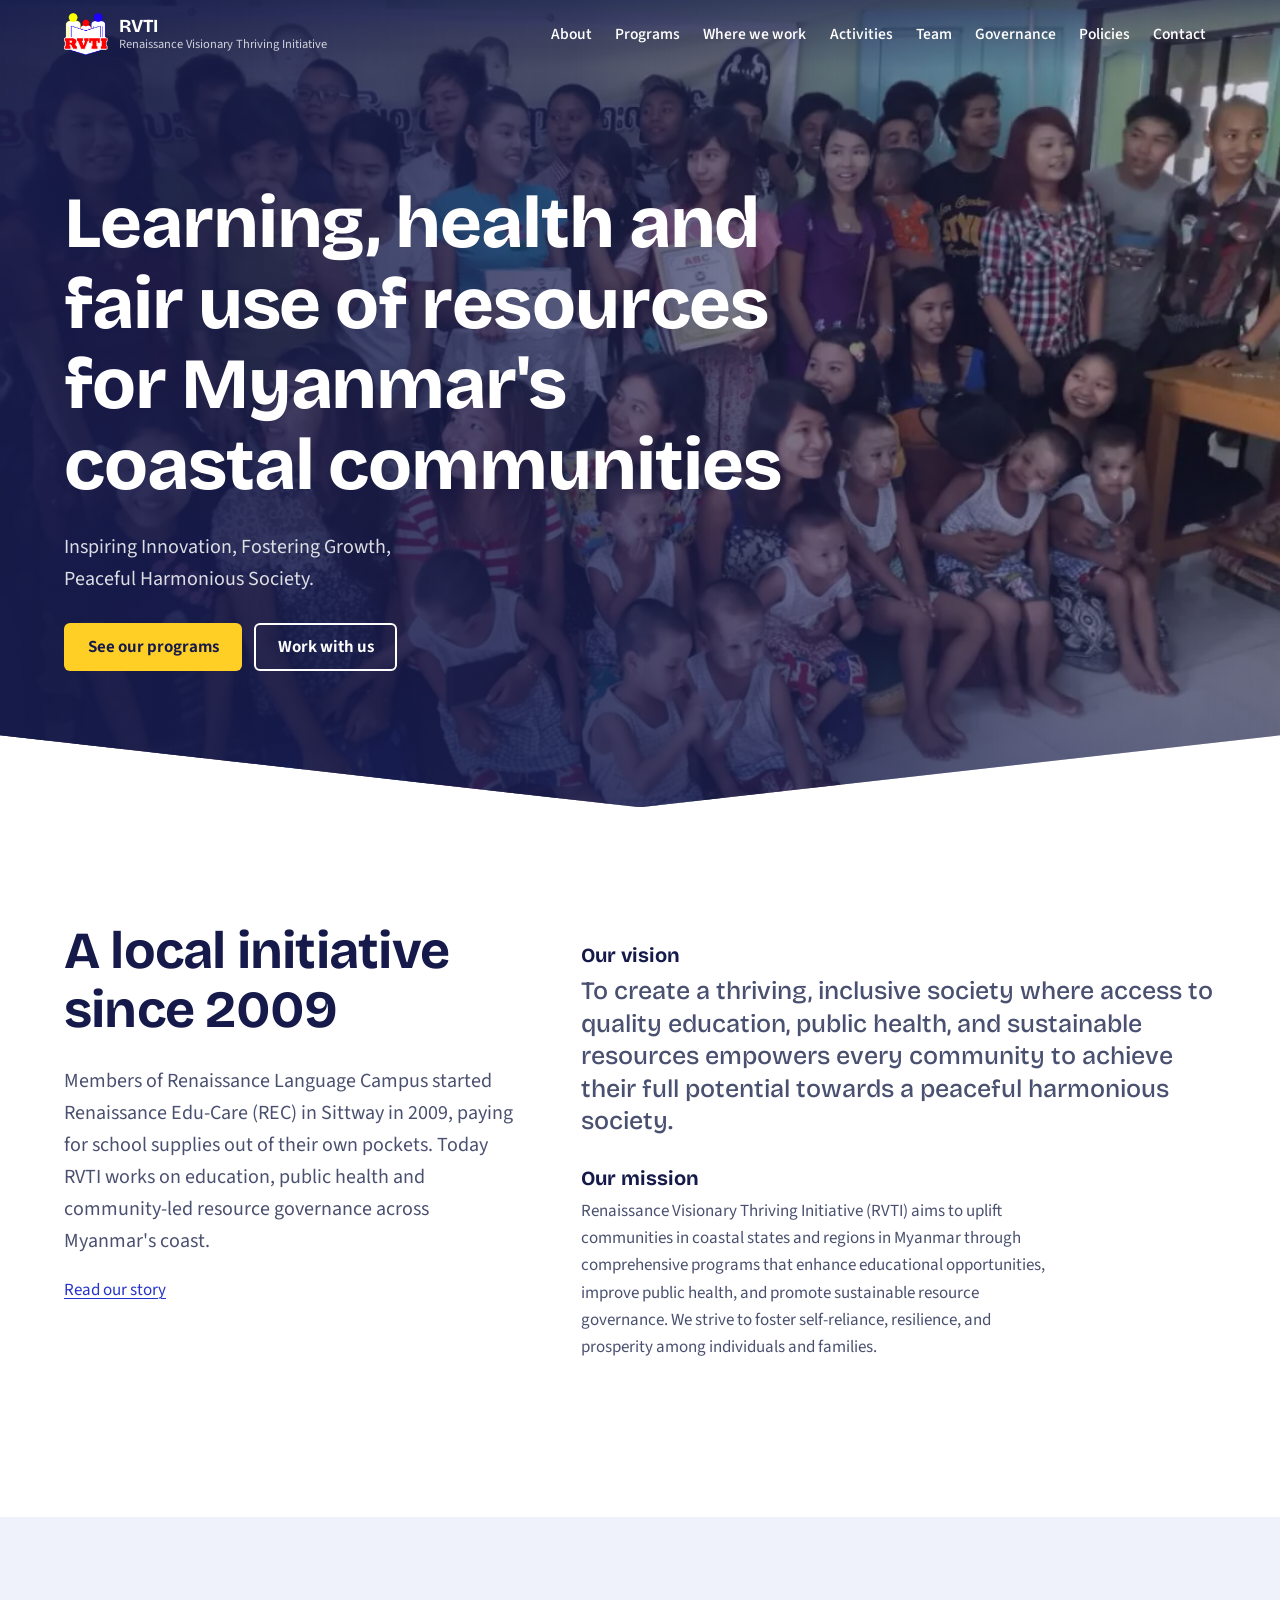
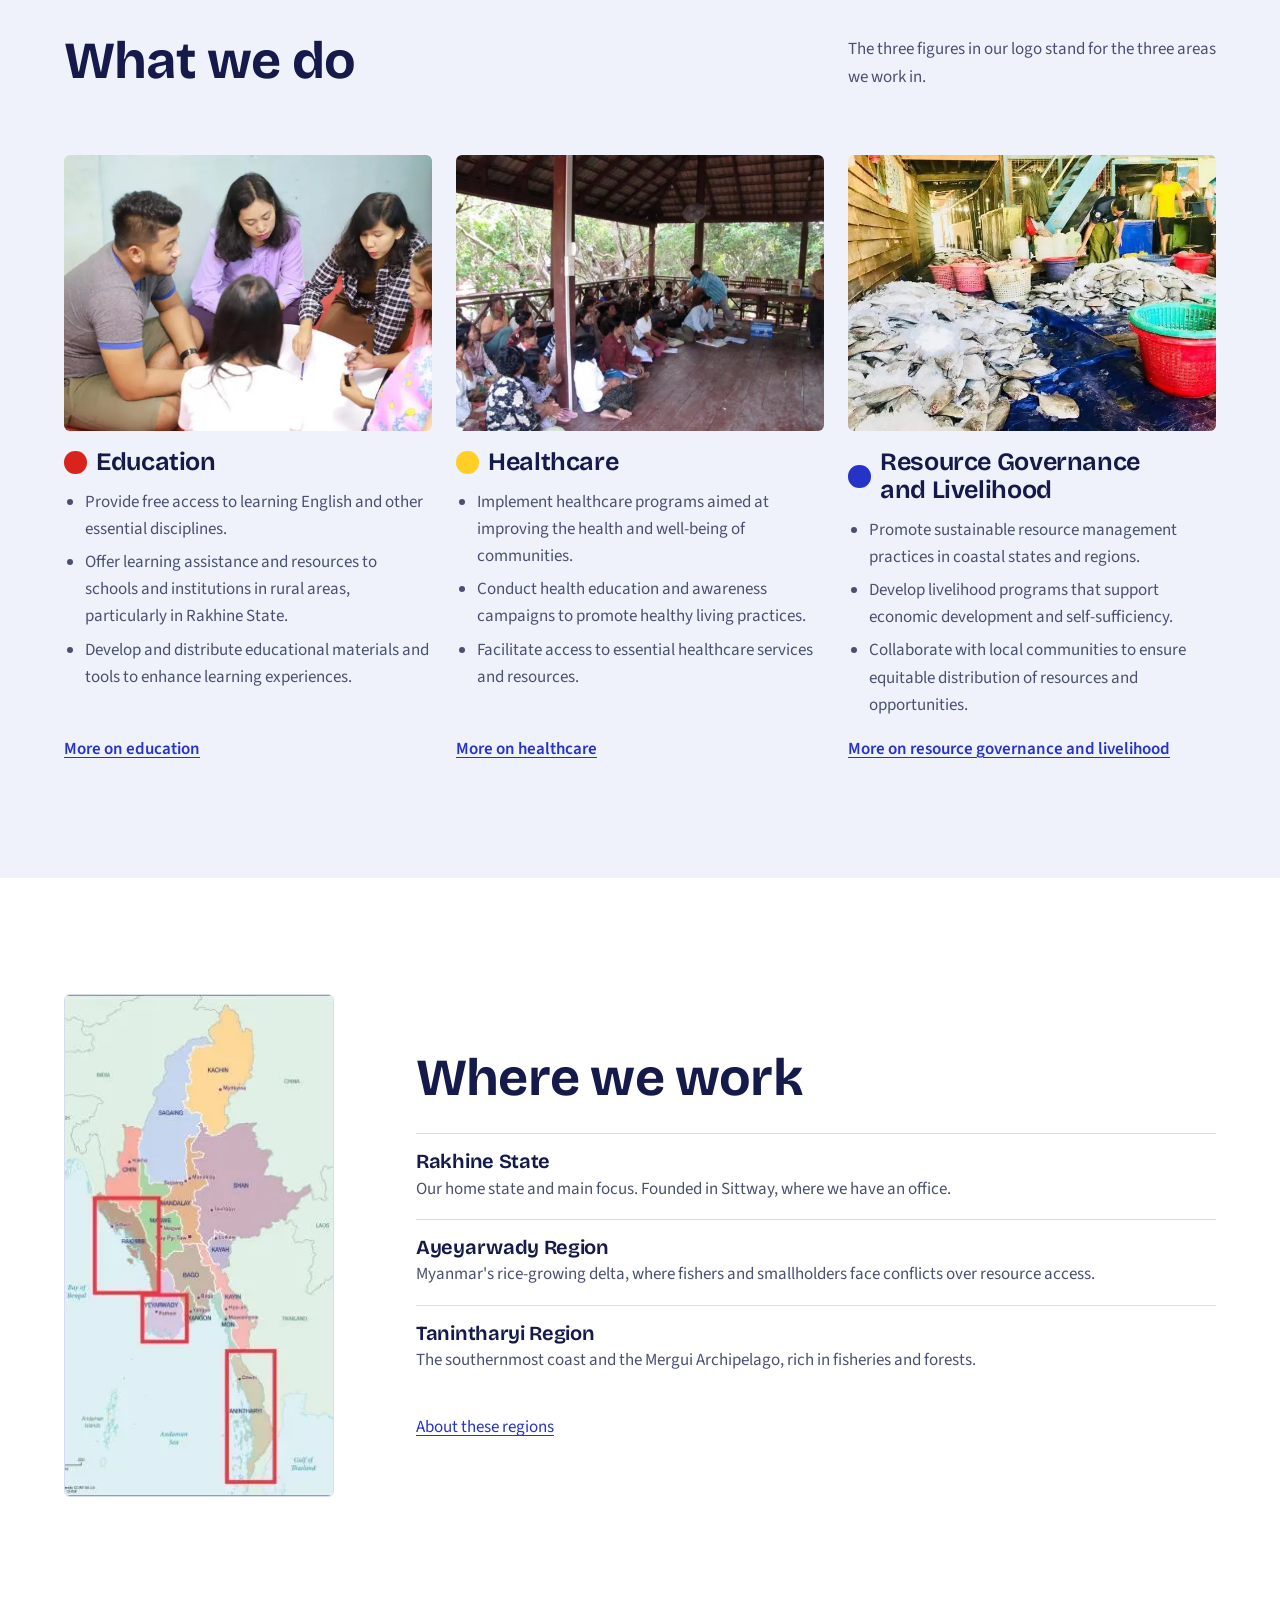
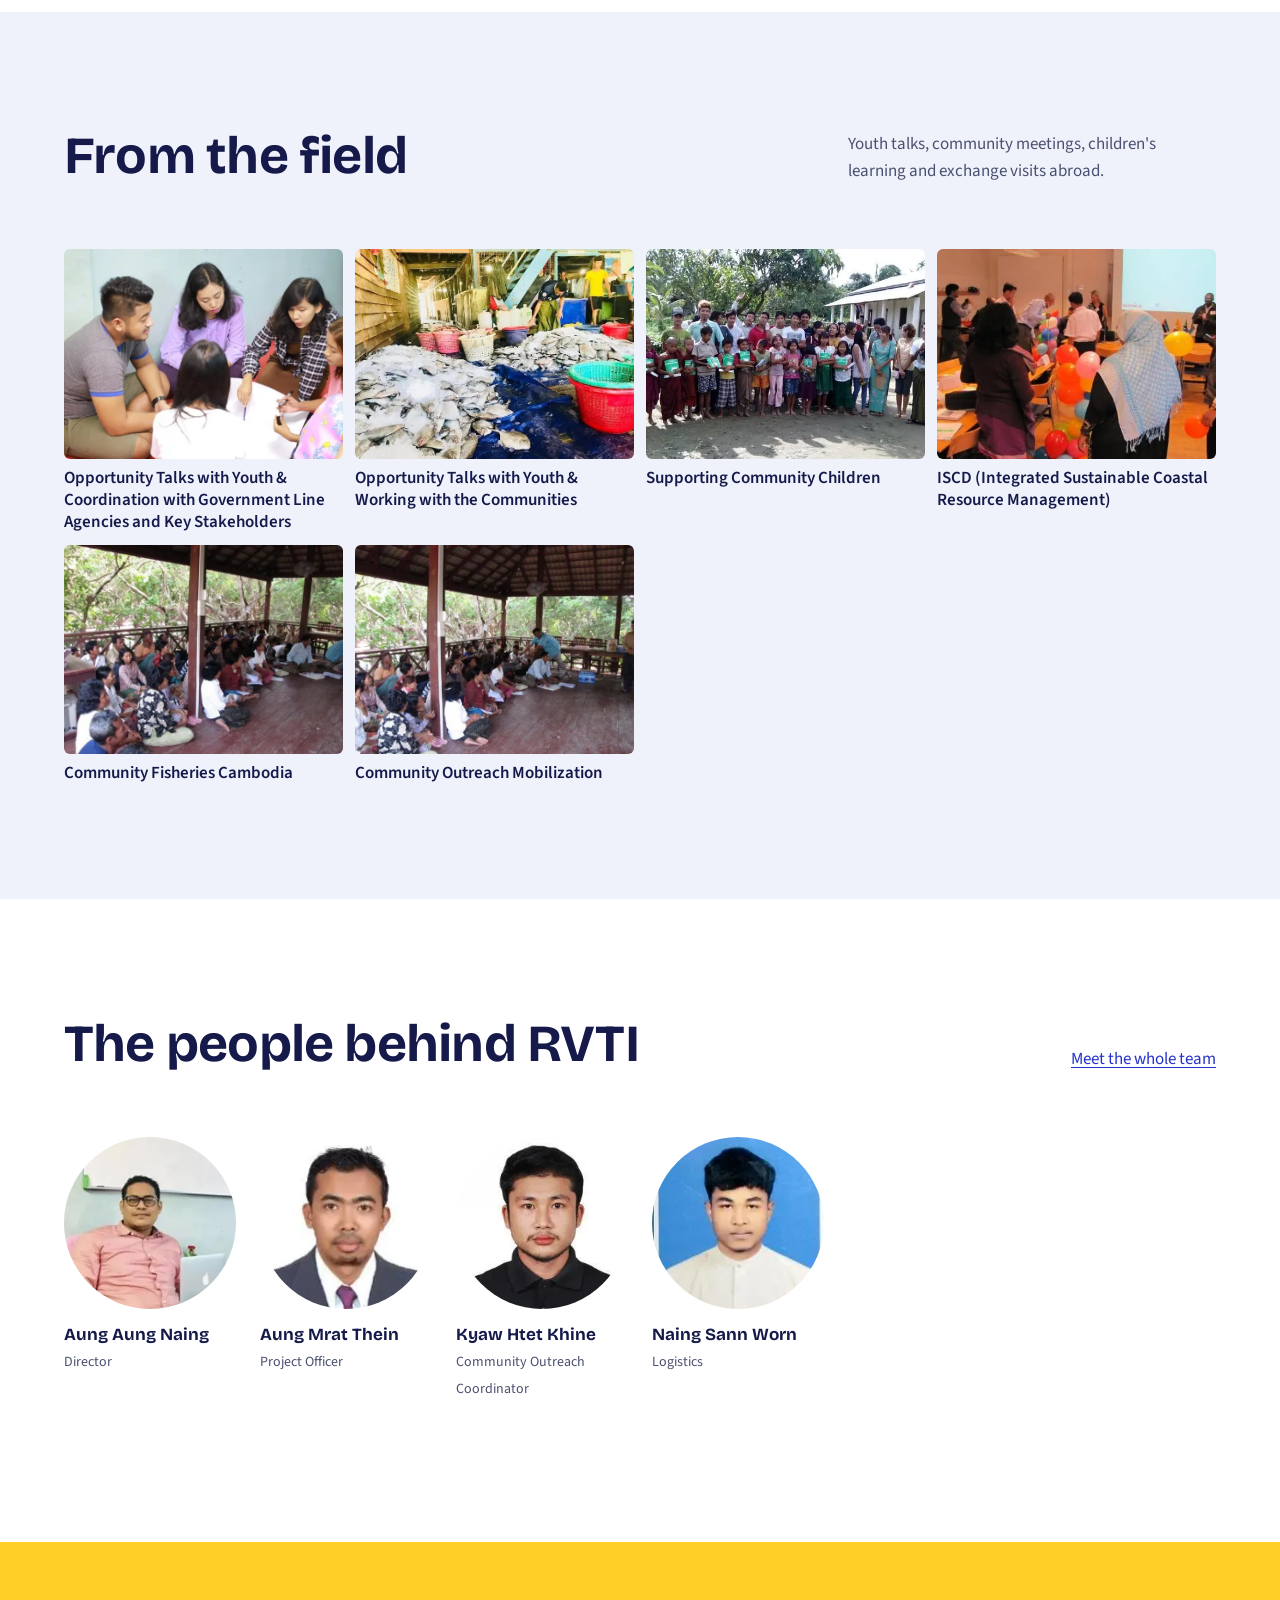
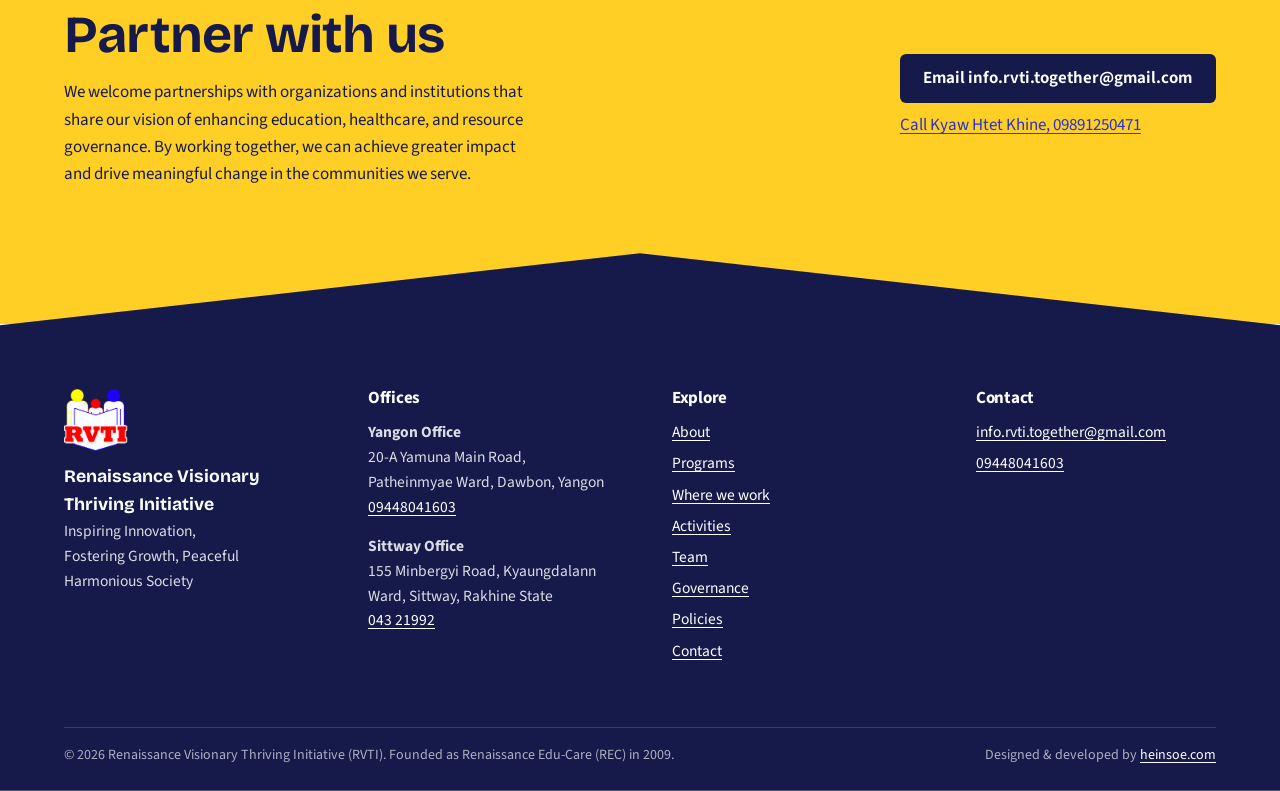
<file: index.html>
<!doctype html>
<html lang="en">
<head>
<meta charset="utf-8">
<meta name="viewport" content="width=device-width, initial-scale=1">
<title>RVTI – Renaissance Visionary Thriving Initiative | Myanmar NGO</title>
<meta name="description" content="RVTI is a local non-profit founded in Sittway in 2009, supporting education, public health and community-led resource governance in Rakhine, Ayeyarwady and Tanintharyi.">
<meta name="robots" content="index, follow, max-image-preview:large">
<link rel="canonical" href="https://rvti-mm.org/">
<meta name="theme-color" content="#151a4a">
<meta property="og:type" content="website">
<meta property="og:site_name" content="Renaissance Visionary Thriving Initiative">
<meta property="og:locale" content="en_US">
<meta property="og:title" content="RVTI – Renaissance Visionary Thriving Initiative | Myanmar NGO">
<meta property="og:description" content="RVTI is a local non-profit founded in Sittway in 2009, supporting education, public health and community-led resource governance in Rakhine, Ayeyarwady and Tanintharyi.">
<meta property="og:url" content="https://rvti-mm.org/">
<meta property="og:image" content="https://rvti-mm.org/images/og.jpg">
<meta property="og:image:width" content="1200">
<meta property="og:image:height" content="630">
<meta property="og:image:alt" content="Children and volunteers at an RVTI community event">
<meta name="twitter:card" content="summary_large_image">
<meta name="twitter:title" content="RVTI – Renaissance Visionary Thriving Initiative | Myanmar NGO">
<meta name="twitter:description" content="RVTI is a local non-profit founded in Sittway in 2009, supporting education, public health and community-led resource governance in Rakhine, Ayeyarwady and Tanintharyi.">
<meta name="twitter:image" content="https://rvti-mm.org/images/og.jpg">
<link rel="icon" href="favicon.ico" sizes="48x48">
<link rel="icon" href="favicon-512.png" type="image/png">
<link rel="apple-touch-icon" href="apple-touch-icon.png">
<link rel="manifest" href="site.webmanifest">
<link rel="preload" href="fonts/bricolage-grotesque-latin-wght-normal.woff2" as="font" type="font/woff2" crossorigin>
<link rel="preload" href="fonts/source-sans-3-latin-wght-normal.woff2" as="font" type="font/woff2" crossorigin>
<link rel="stylesheet" href="css/style.css">
<script type="application/ld+json">{"@context": "https://schema.org", "@graph": [{"@type": "NGO", "@id": "https://rvti-mm.org/#organization", "name": "Renaissance Visionary Thriving Initiative", "alternateName": ["RVTI", "Renaissance Edu-Care (REC)"], "url": "https://rvti-mm.org/", "logo": "https://rvti-mm.org/images/logo.png", "image": "https://rvti-mm.org/images/og.jpg", "description": "Renaissance Visionary Thriving Initiative (RVTI) aims to uplift communities in coastal states and regions in Myanmar through comprehensive programs that enhance educational opportunities, improve public health, and promote sustainable resource governance. We strive to foster self-reliance, resilience, and prosperity among individuals and families.", "slogan": "Inspiring Innovation, Fostering Growth, Peaceful Harmonious Society", "foundingDate": "2009", "foundingLocation": {"@type": "Place", "name": "Sittway, Rakhine State, Myanmar"}, "email": "info.rvti.together@gmail.com", "telephone": "+959448041603", "nonprofitStatus": "Nonprofit", "knowsAbout": ["Education", "Resource Governance", "Health Care"], "address": {"@type": "PostalAddress", "streetAddress": "20-A Yamuna Main Road, Patheinmyae Ward", "addressLocality": "Dawbon Township", "addressRegion": "Yangon", "addressCountry": "MM"}, "areaServed": [{"@type": "AdministrativeArea", "name": "Rakhine State, Myanmar"}, {"@type": "AdministrativeArea", "name": "Ayeyarwady Region, Myanmar"}, {"@type": "AdministrativeArea", "name": "Tanintharyi Region, Myanmar"}], "location": [{"@type": "Place", "name": "RVTI Yangon Office", "telephone": "+959448041603", "address": {"@type": "PostalAddress", "streetAddress": "20-A Yamuna Main Road, Patheinmyae Ward, Dawbon, Yangon", "addressCountry": "MM"}}, {"@type": "Place", "name": "RVTI Sittway Office", "telephone": "+954321992", "address": {"@type": "PostalAddress", "streetAddress": "155 Minbergyi Road, Kyaungdalann Ward, Sittway, Rakhine State", "addressCountry": "MM"}}], "contactPoint": {"@type": "ContactPoint", "contactType": "community outreach", "name": "Kyaw Htet Khine", "telephone": "+959891250471", "email": "info.rvti.together@gmail.com", "availableLanguage": ["English", "Burmese"]}}, {"@type": "WebSite", "@id": "https://rvti-mm.org/#website", "url": "https://rvti-mm.org/", "name": "Renaissance Visionary Thriving Initiative", "alternateName": "RVTI", "publisher": {"@id": "https://rvti-mm.org/#organization"}, "inLanguage": "en"}]}</script>
</head>
<body>
<a class="skip" href="#main">Skip to content</a>
<header class="site-header">
  <div class="wrap">
    <a class="brand" href="index.html" aria-label="Renaissance Visionary Thriving Initiative home">
      <img src="images/logo-160.png" alt="" width="160" height="155">
      <span class="brand-name"><strong>RVTI</strong><span>Renaissance Visionary Thriving Initiative</span></span>
    </a>
    <nav class="nav-desktop" aria-label="Main"><ul><li><a href="about.html">About</a></li><li><a href="programs.html">Programs</a></li><li><a href="where-we-work.html">Where we work</a></li><li><a href="activities.html">Activities</a></li><li><a href="team.html">Team</a></li><li><a href="governance.html">Governance</a></li><li><a href="policies.html">Policies</a></li><li><a href="contact.html">Contact</a></li></ul></nav>
    <details class="nav-mobile">
      <summary aria-label="Open menu">Menu</summary>
      <nav aria-label="Main (mobile)"><ul><li><a href="about.html">About</a></li><li><a href="programs.html">Programs</a></li><li><a href="where-we-work.html">Where we work</a></li><li><a href="activities.html">Activities</a></li><li><a href="team.html">Team</a></li><li><a href="governance.html">Governance</a></li><li><a href="policies.html">Policies</a></li><li><a href="contact.html">Contact</a></li></ul></nav>
    </details>
  </div>
</header>
<script>{const h=document.querySelector(".site-header"),t=()=>h.classList.toggle("scrolled",scrollY>=16);t();addEventListener("scroll",t,{passive:true})}</script>
<main id="main">
<section class="hero" aria-labelledby="hero-title">
  <img src="images/activities/supporting-community-children-2.webp" alt="Children holding certificates with RVTI volunteers at a community learning event" width="1152" height="864" fetchpriority="high" decoding="async">
  <div class="wrap">
    <h1 id="hero-title">Learning, health and fair use of resources for Myanmar's coastal communities</h1>
    <p class="hero-tagline">Inspiring Innovation, Fostering Growth, Peaceful Harmonious Society.</p>
    <div class="hero-actions">
      <a class="btn btn-primary" href="programs.html">See our programs</a>
      <a class="btn btn-ghost" href="contact.html">Work with us</a>
    </div>
  </div>
</section>

<section class="section" aria-labelledby="who-title">
  <div class="wrap split">
    <div>
      <h2 id="who-title">A local initiative since 2009</h2>
      <p class="lead">Members of Renaissance Language Campus started Renaissance Edu-Care (REC) in Sittway in 2009, paying for school supplies out of their own pockets. Today RVTI works on education, public health and community-led resource governance across Myanmar's coast.</p>
      <p><a href="about.html">Read our story</a></p>
    </div>
    <dl class="vm">
      <dt>Our vision</dt><dd class="statement">To create a thriving, inclusive society where access to quality education, public health, and sustainable resources empowers every community to achieve their full potential towards a peaceful harmonious society.</dd>
      <dt>Our mission</dt><dd>Renaissance Visionary Thriving Initiative (RVTI) aims to uplift communities in coastal states and regions in Myanmar through comprehensive programs that enhance educational opportunities, improve public health, and promote sustainable resource governance. We strive to foster self-reliance, resilience, and prosperity among individuals and families.</dd>
    </dl>
  </div>
</section>

<section class="section section-tint" aria-labelledby="work-title">
  <div class="wrap">
    <div class="section-head">
      <h2 id="work-title">What we do</h2>
      <p>The three figures in our logo stand for the three areas we work in.</p>
    </div>
    <div class="sectors">
      <article class="sector tone-red">
        <img src="images/activities/youth-talks-government-coordination-1.webp" alt="Education programme activity" width="709" height="468" loading="lazy" decoding="async">
        <h3><span class="dot" aria-hidden="true"></span>Education</h3>
        <ul><li>Provide free access to learning English and other essential disciplines.</li><li>Offer learning assistance and resources to schools and institutions in rural areas, particularly in Rakhine State.</li><li>Develop and distribute educational materials and tools to enhance learning experiences.</li></ul>
        <a class="more" href="programs.html#education">More on education</a>
      </article><article class="sector tone-yellow">
        <img src="images/activities/community-outreach-mobilization-1.webp" alt="Healthcare programme activity" width="635" height="476" loading="lazy" decoding="async">
        <h3><span class="dot" aria-hidden="true"></span>Healthcare</h3>
        <ul><li>Implement healthcare programs aimed at improving the health and well-being of communities.</li><li>Conduct health education and awareness campaigns to promote healthy living practices.</li><li>Facilitate access to essential healthcare services and resources.</li></ul>
        <a class="more" href="programs.html#healthcare">More on healthcare</a>
      </article><article class="sector tone-blue">
        <img src="images/activities/youth-talks-communities-1.webp" alt="Resource Governance and Livelihood programme activity" width="649" height="487" loading="lazy" decoding="async">
        <h3><span class="dot" aria-hidden="true"></span>Resource Governance and Livelihood</h3>
        <ul><li>Promote sustainable resource management practices in coastal states and regions.</li><li>Develop livelihood programs that support economic development and self-sufficiency.</li><li>Collaborate with local communities to ensure equitable distribution of resources and opportunities.</li></ul>
        <a class="more" href="programs.html#resource-governance-livelihood">More on resource governance and livelihood</a>
      </article>
    </div>
  </div>
</section>

<section class="section" aria-labelledby="where-title">
  <div class="wrap regions">
    <figure><img src="images/regions/coastal-map.webp" alt="Map of Myanmar highlighting the coastal states and regions where RVTI works" width="270" height="505" loading="lazy" decoding="async"></figure>
    <div>
      <h2 id="where-title">Where we work</h2>
      <ul class="region-list">
        <li><h3>Rakhine State</h3><p>Our home state and main focus. Founded in Sittway, where we have an office.</p></li><li><h3>Ayeyarwady Region</h3><p>Myanmar's rice-growing delta, where fishers and smallholders face conflicts over resource access.</p></li><li><h3>Tanintharyi Region</h3><p>The southernmost coast and the Mergui Archipelago, rich in fisheries and forests.</p></li>
      </ul>
      <a href="where-we-work.html">About these regions</a>
    </div>
  </div>
</section>

<section class="section section-tint" aria-labelledby="field-title">
  <div class="wrap">
    <div class="section-head">
      <h2 id="field-title">From the field</h2>
      <p>Youth talks, community meetings, children's learning and exchange visits abroad.</p>
    </div>
    <ul class="mosaic">
      <li><a href="activities.html#youth-talks-government-coordination"><figure><img src="images/activities/youth-talks-government-coordination-1.webp" alt="Opportunity Talks with Youth &amp; Coordination with Government Line Agencies and Key Stakeholders" width="709" height="468" loading="lazy" decoding="async"><figcaption>Opportunity Talks with Youth &amp; Coordination with Government Line Agencies and Key Stakeholders</figcaption></figure></a></li><li><a href="activities.html#youth-talks-communities"><figure><img src="images/activities/youth-talks-communities-1.webp" alt="Opportunity Talks with Youth &amp; Working with the Communities" width="649" height="487" loading="lazy" decoding="async"><figcaption>Opportunity Talks with Youth &amp; Working with the Communities</figcaption></figure></a></li><li><a href="activities.html#supporting-community-children"><figure><img src="images/activities/supporting-community-children-1.webp" alt="Supporting Community Children" width="640" height="360" loading="lazy" decoding="async"><figcaption>Supporting Community Children</figcaption></figure></a></li><li><a href="activities.html#iscd-sweden"><figure><img src="images/activities/iscd-sweden-1.webp" alt="ISCD (Integrated Sustainable Coastal Resource Management)" width="590" height="316" loading="lazy" decoding="async"><figcaption>ISCD (Integrated Sustainable Coastal Resource Management)</figcaption></figure></a></li><li><a href="activities.html#community-fisheries-cambodia"><figure><img src="images/activities/community-fisheries-cambodia-1.webp" alt="Community Fisheries Cambodia" width="620" height="454" loading="lazy" decoding="async"><figcaption>Community Fisheries Cambodia</figcaption></figure></a></li><li><a href="activities.html#community-outreach-mobilization"><figure><img src="images/activities/community-outreach-mobilization-1.webp" alt="Community Outreach Mobilization" width="635" height="476" loading="lazy" decoding="async"><figcaption>Community Outreach Mobilization</figcaption></figure></a></li>
    </ul>
  </div>
</section>

<section class="section" aria-labelledby="team-title">
  <div class="wrap">
    <div class="section-head">
      <h2 id="team-title">The people behind RVTI</h2>
      <p><a href="team.html">Meet the whole team</a></p>
    </div>
    <ul class="people">
      <li><img src="images/team/aung-aung-naing.webp" alt="Portrait of Aung Aung Naing, Director" width="255" height="361" loading="lazy" decoding="async"><strong>Aung Aung Naing</strong><span>Director</span></li><li><img src="images/team/aung-mrat-thein.webp" alt="Portrait of Aung Mrat Thein, Project Officer" width="171" height="171" loading="lazy" decoding="async"><strong>Aung Mrat Thein</strong><span>Project Officer</span></li><li><img src="images/team/kyaw-htet-khine.webp" alt="Portrait of Kyaw Htet Khine, Community Outreach Coordinator" width="229" height="229" loading="lazy" decoding="async"><strong>Kyaw Htet Khine</strong><span>Community Outreach Coordinator</span></li><li><img src="images/team/naing-sann-worn.webp" alt="Portrait of Naing Sann Worn, Logistics" width="181" height="204" loading="lazy" decoding="async"><strong>Naing Sann Worn</strong><span>Logistics</span></li>
    </ul>
  </div>
</section>
<section class="partner" aria-labelledby="partner-title">
  <div class="wrap">
    <div>
      <h2 id="partner-title">Partner with us</h2>
      <p>We welcome partnerships with organizations and institutions that share our vision of enhancing education, healthcare, and resource governance. By working together, we can achieve greater impact and drive meaningful change in the communities we serve.</p>
    </div>
    <div class="partner-links">
      <a class="btn btn-primary" href="mailto:info.rvti.together@gmail.com">Email info.rvti.together@gmail.com</a>
      <a href="tel:+959891250471">Call Kyaw Htet Khine, 09891250471</a>
    </div>
  </div>
</section>
</main>
<footer class="site-footer">
  <div class="wrap">
    <div class="footer-grid">
      <div class="footer-brand">
        <img src="images/logo-160.png" alt="RVTI logo" width="160" height="155" loading="lazy">
        <strong>Renaissance Visionary Thriving Initiative</strong>
        <p>Inspiring Innovation, Fostering Growth, Peaceful Harmonious Society</p>
      </div>
      <div><h2>Offices</h2><address><strong>Yangon Office</strong><br>20-A Yamuna Main Road, Patheinmyae Ward, Dawbon, Yangon<br><a href="tel:+959448041603">09448041603</a></address><address><strong>Sittway Office</strong><br>155 Minbergyi Road, Kyaungdalann Ward, Sittway, Rakhine State<br><a href="tel:+954321992">043 21992</a></address></div>
      <div><h2>Explore</h2><ul><li><a href="about.html">About</a></li><li><a href="programs.html">Programs</a></li><li><a href="where-we-work.html">Where we work</a></li><li><a href="activities.html">Activities</a></li><li><a href="team.html">Team</a></li><li><a href="governance.html">Governance</a></li><li><a href="policies.html">Policies</a></li><li><a href="contact.html">Contact</a></li></ul></div>
      <div><h2>Contact</h2><ul>
        <li><a href="mailto:info.rvti.together@gmail.com">info.rvti.together@gmail.com</a></li>
        <li><a href="tel:+959448041603">09448041603</a></li>
      </ul></div>
    </div>
    <div class="footer-bottom">
      <p>© 2026 Renaissance Visionary Thriving Initiative (RVTI). Founded as Renaissance Edu-Care (REC) in 2009.</p>
      <p>Designed &amp; developed by <a href="https://www.heinsoe.com" rel="noopener">heinsoe.com</a></p>
    </div>
  </div>
</footer>
</body>
</html>
</file>
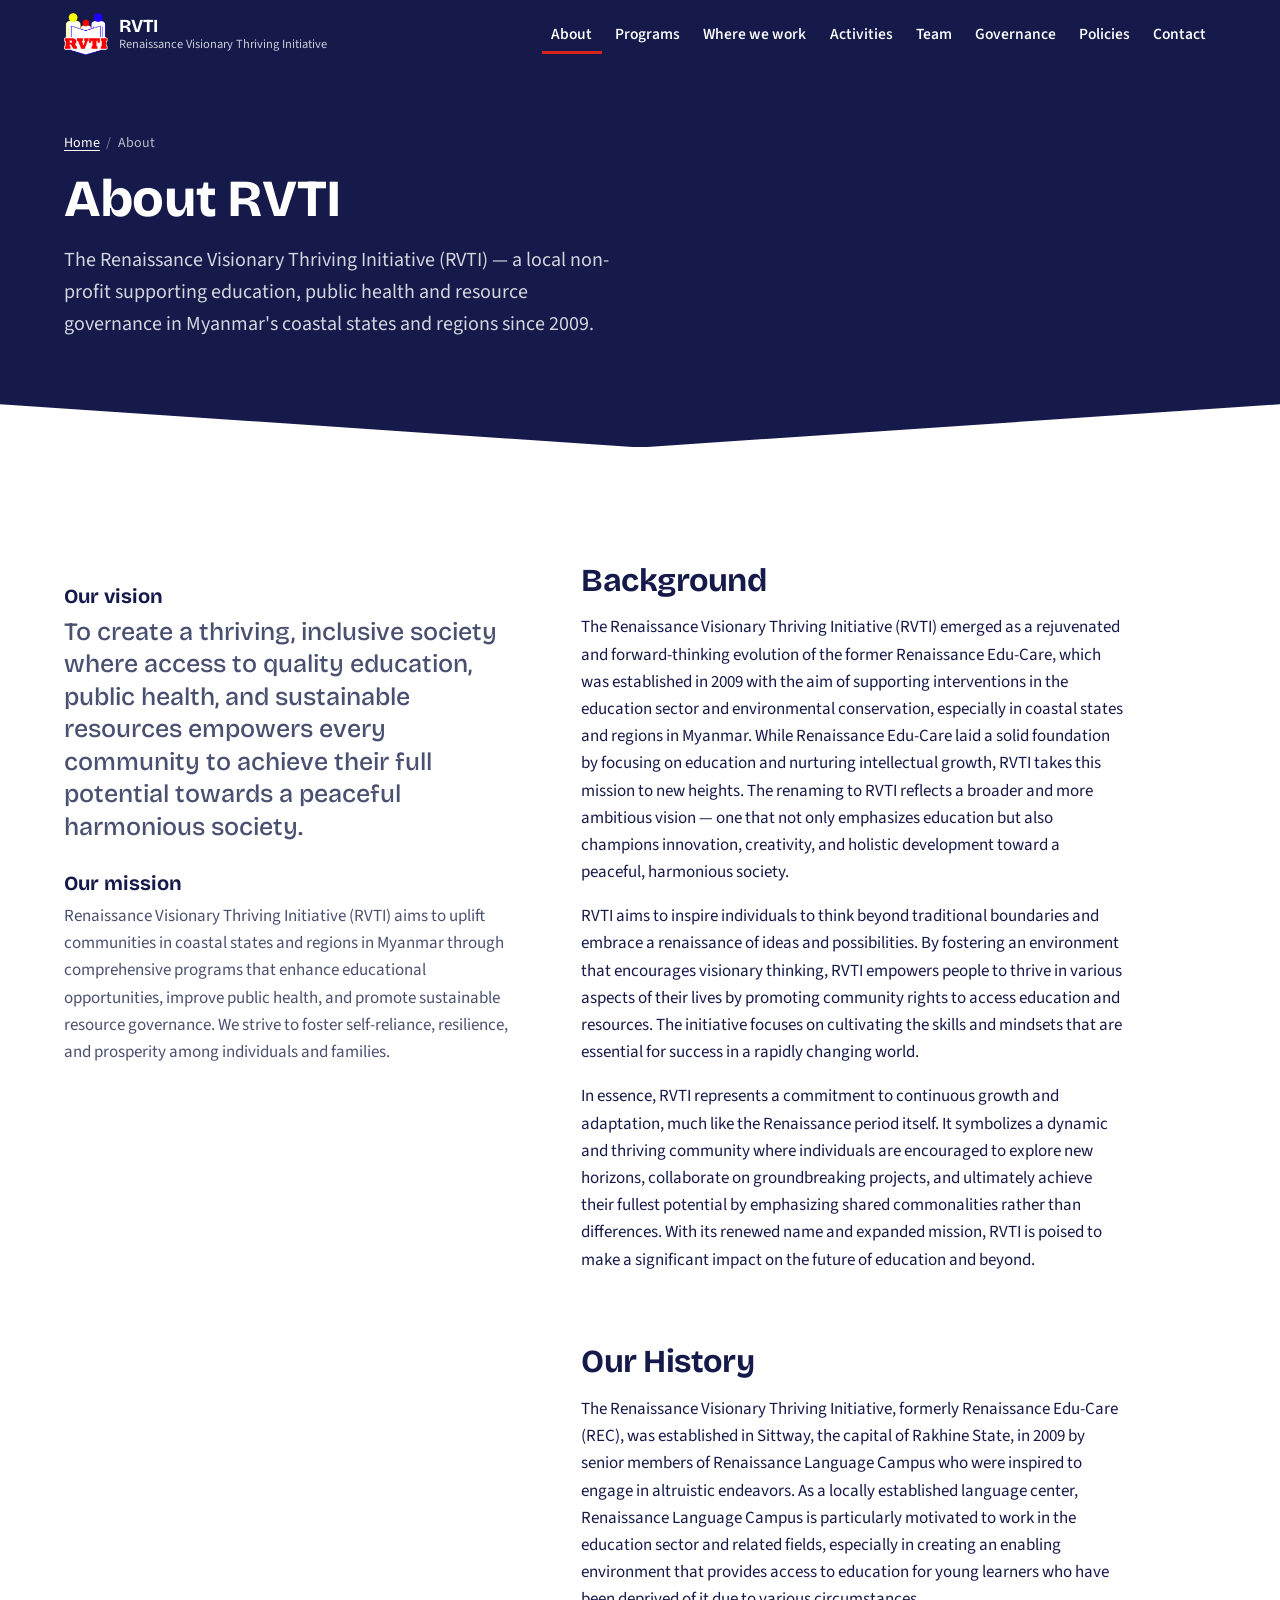
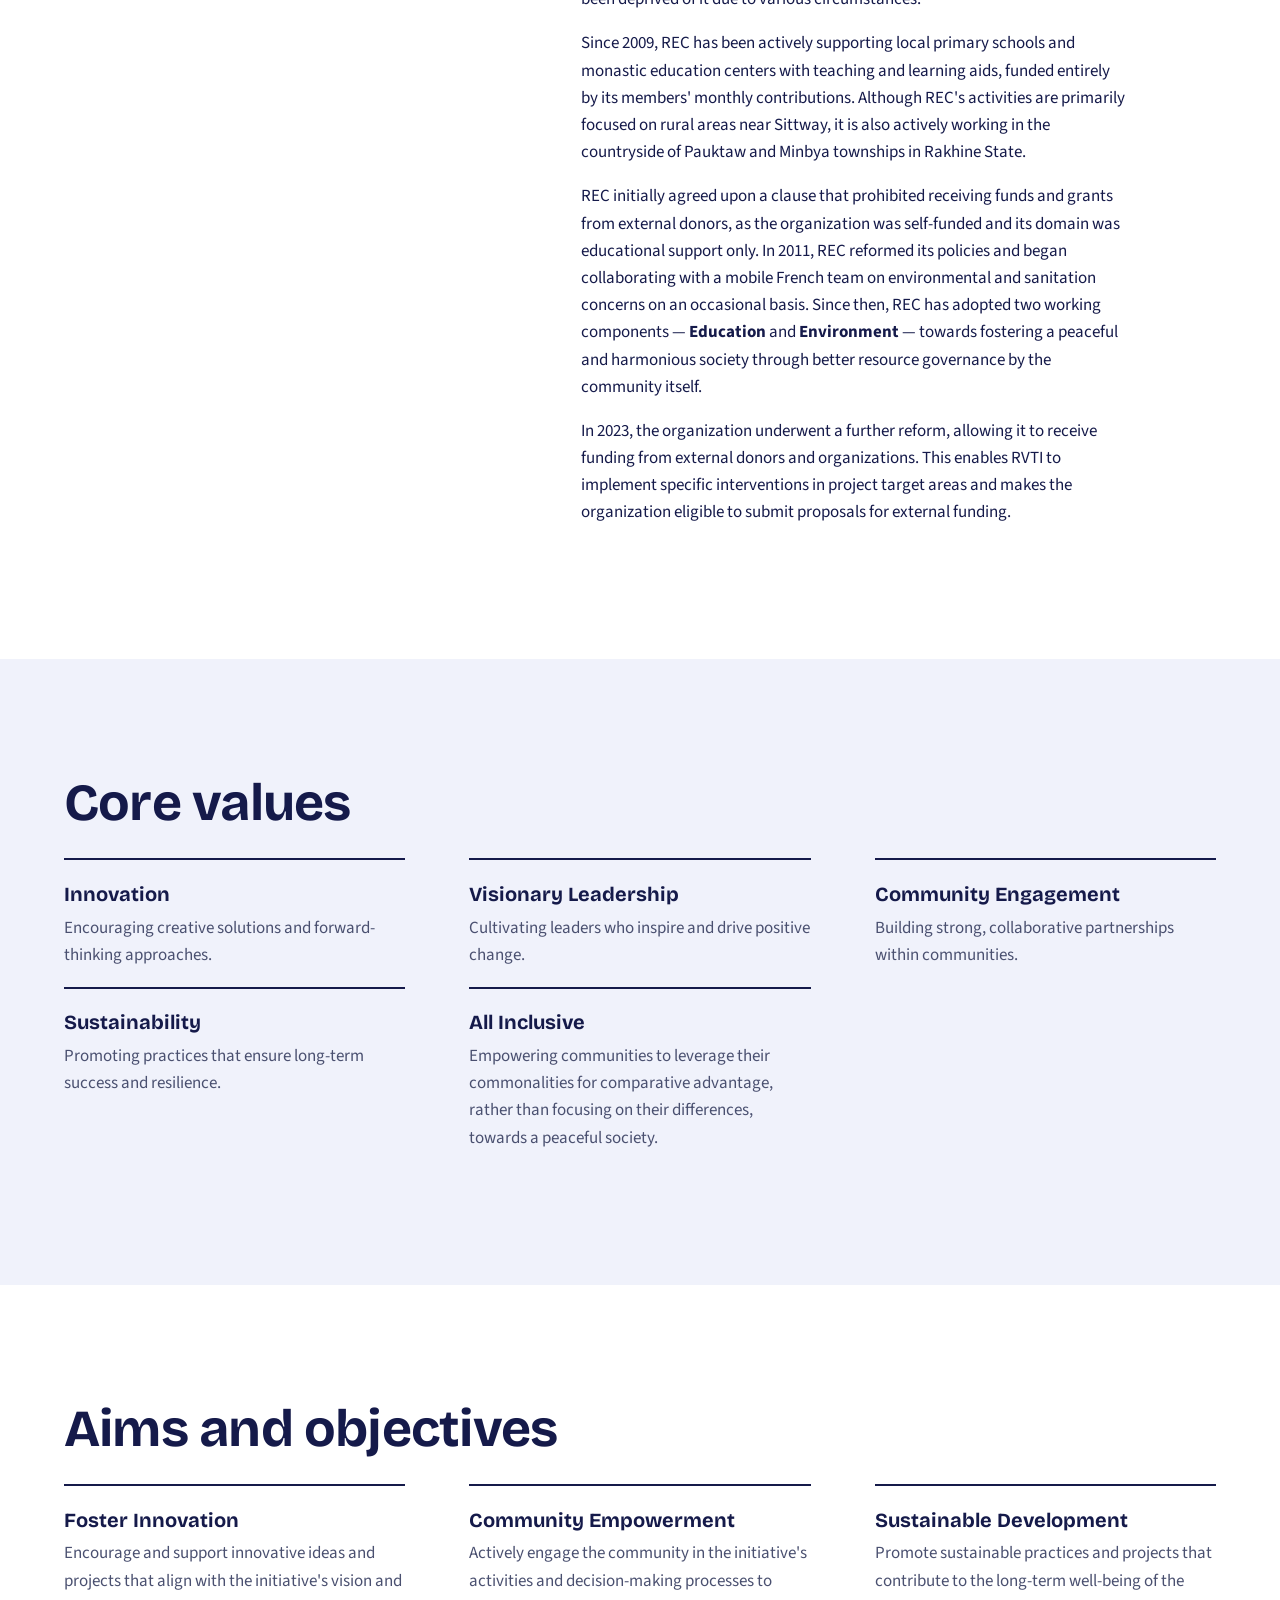
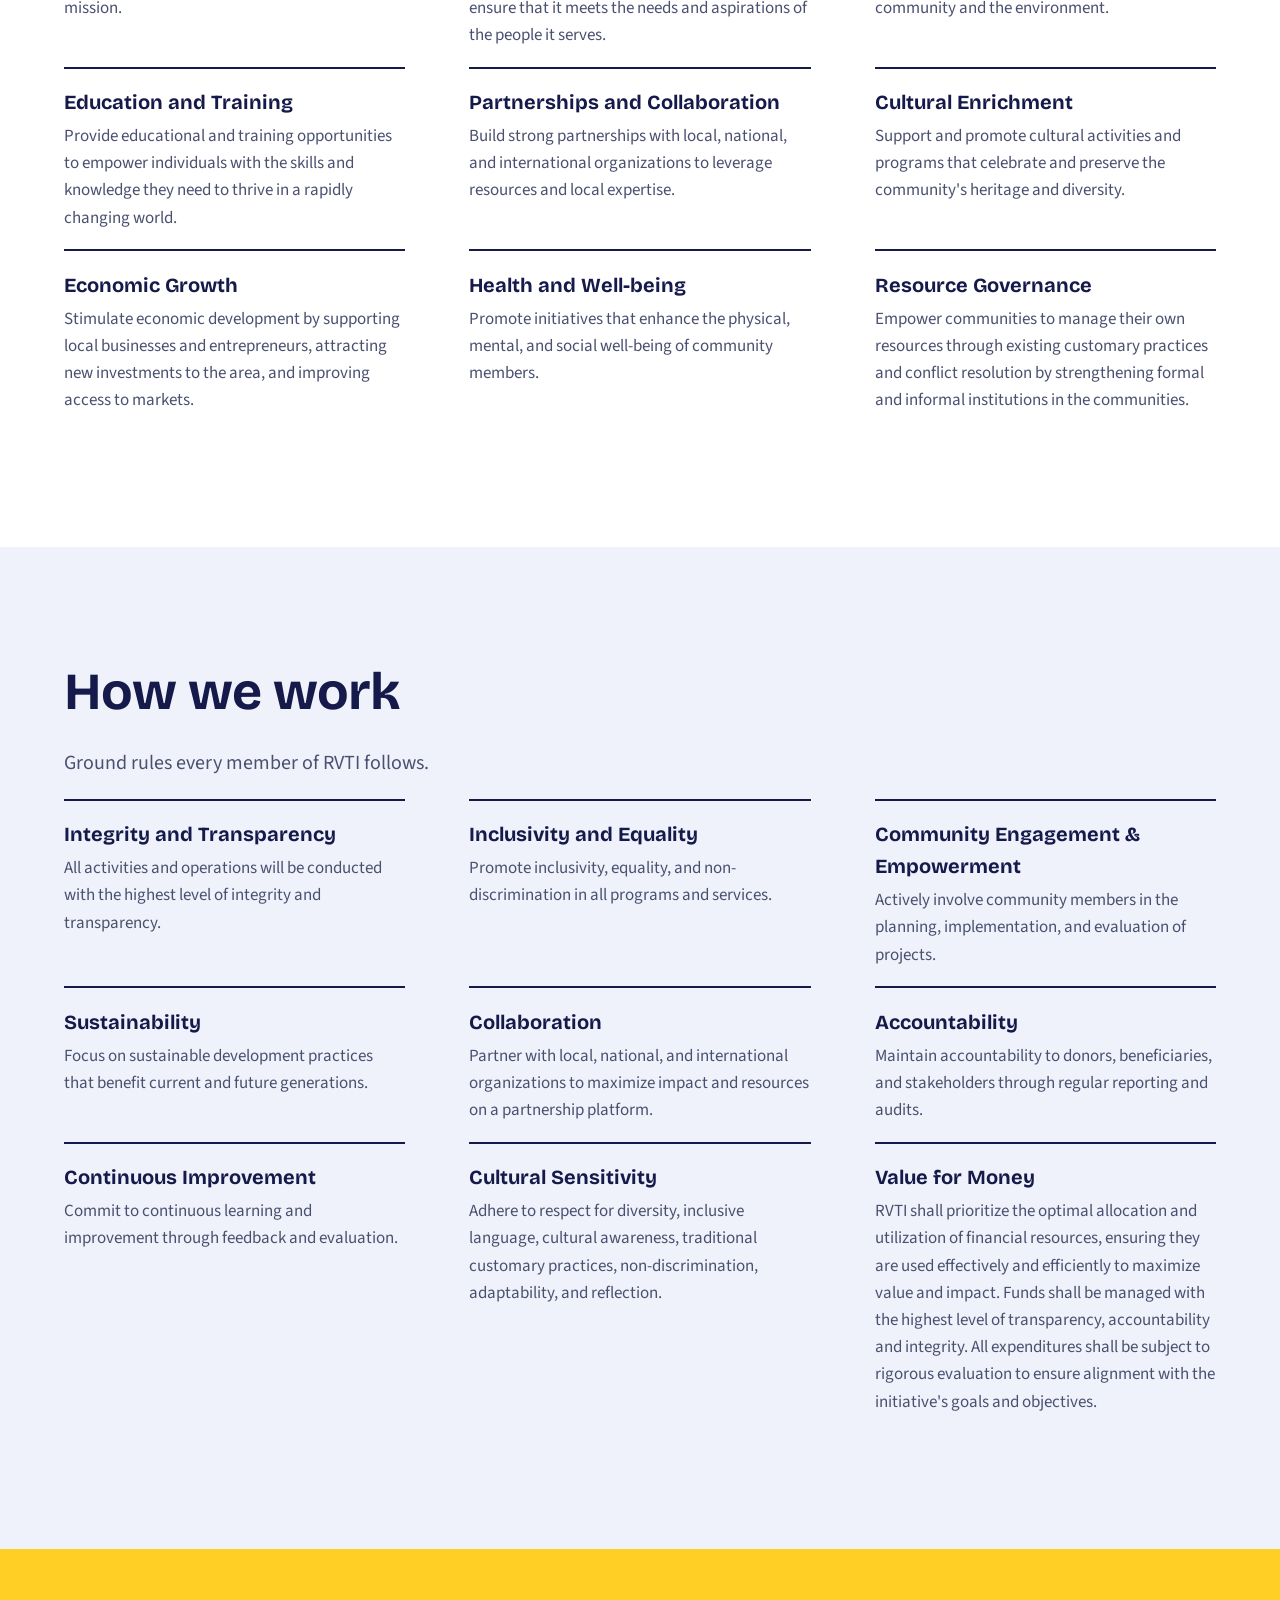
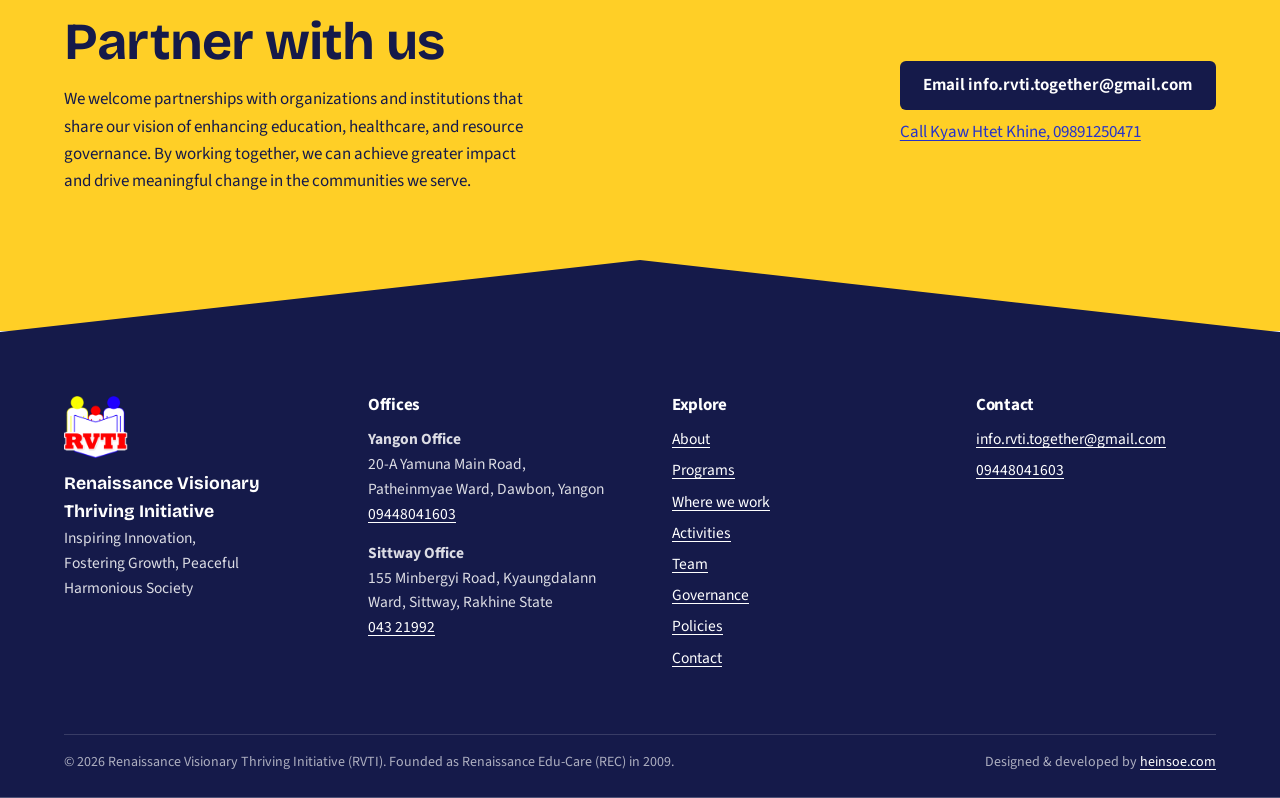
<file: about.html>
<!doctype html>
<html lang="en">
<head>
<meta charset="utf-8">
<meta name="viewport" content="width=device-width, initial-scale=1">
<title>About Us – History, Vision and Values | RVTI Myanmar</title>
<meta name="description" content="From Renaissance Edu-Care in Sittway (2009) to RVTI: our history, vision, mission, core values and the aims that guide our work in Myanmar.">
<meta name="robots" content="index, follow, max-image-preview:large">
<link rel="canonical" href="https://rvti-mm.org/about.html">
<meta name="theme-color" content="#151a4a">
<meta property="og:type" content="website">
<meta property="og:site_name" content="Renaissance Visionary Thriving Initiative">
<meta property="og:locale" content="en_US">
<meta property="og:title" content="About Us – History, Vision and Values | RVTI Myanmar">
<meta property="og:description" content="From Renaissance Edu-Care in Sittway (2009) to RVTI: our history, vision, mission, core values and the aims that guide our work in Myanmar.">
<meta property="og:url" content="https://rvti-mm.org/about.html">
<meta property="og:image" content="https://rvti-mm.org/images/og.jpg">
<meta property="og:image:width" content="1200">
<meta property="og:image:height" content="630">
<meta property="og:image:alt" content="Children and volunteers at an RVTI community event">
<meta name="twitter:card" content="summary_large_image">
<meta name="twitter:title" content="About Us – History, Vision and Values | RVTI Myanmar">
<meta name="twitter:description" content="From Renaissance Edu-Care in Sittway (2009) to RVTI: our history, vision, mission, core values and the aims that guide our work in Myanmar.">
<meta name="twitter:image" content="https://rvti-mm.org/images/og.jpg">
<link rel="icon" href="favicon.ico" sizes="48x48">
<link rel="icon" href="favicon-512.png" type="image/png">
<link rel="apple-touch-icon" href="apple-touch-icon.png">
<link rel="manifest" href="site.webmanifest">
<link rel="preload" href="fonts/bricolage-grotesque-latin-wght-normal.woff2" as="font" type="font/woff2" crossorigin>
<link rel="preload" href="fonts/source-sans-3-latin-wght-normal.woff2" as="font" type="font/woff2" crossorigin>
<link rel="stylesheet" href="css/style.css">
<script type="application/ld+json">{"@context": "https://schema.org", "@graph": [{"@type": "NGO", "@id": "https://rvti-mm.org/#organization", "name": "Renaissance Visionary Thriving Initiative", "alternateName": ["RVTI", "Renaissance Edu-Care (REC)"], "url": "https://rvti-mm.org/", "logo": "https://rvti-mm.org/images/logo.png", "image": "https://rvti-mm.org/images/og.jpg", "description": "Renaissance Visionary Thriving Initiative (RVTI) aims to uplift communities in coastal states and regions in Myanmar through comprehensive programs that enhance educational opportunities, improve public health, and promote sustainable resource governance. We strive to foster self-reliance, resilience, and prosperity among individuals and families.", "slogan": "Inspiring Innovation, Fostering Growth, Peaceful Harmonious Society", "foundingDate": "2009", "foundingLocation": {"@type": "Place", "name": "Sittway, Rakhine State, Myanmar"}, "email": "info.rvti.together@gmail.com", "telephone": "+959448041603", "nonprofitStatus": "Nonprofit", "knowsAbout": ["Education", "Resource Governance", "Health Care"], "address": {"@type": "PostalAddress", "streetAddress": "20-A Yamuna Main Road, Patheinmyae Ward", "addressLocality": "Dawbon Township", "addressRegion": "Yangon", "addressCountry": "MM"}, "areaServed": [{"@type": "AdministrativeArea", "name": "Rakhine State, Myanmar"}, {"@type": "AdministrativeArea", "name": "Ayeyarwady Region, Myanmar"}, {"@type": "AdministrativeArea", "name": "Tanintharyi Region, Myanmar"}], "location": [{"@type": "Place", "name": "RVTI Yangon Office", "telephone": "+959448041603", "address": {"@type": "PostalAddress", "streetAddress": "20-A Yamuna Main Road, Patheinmyae Ward, Dawbon, Yangon", "addressCountry": "MM"}}, {"@type": "Place", "name": "RVTI Sittway Office", "telephone": "+954321992", "address": {"@type": "PostalAddress", "streetAddress": "155 Minbergyi Road, Kyaungdalann Ward, Sittway, Rakhine State", "addressCountry": "MM"}}], "contactPoint": {"@type": "ContactPoint", "contactType": "community outreach", "name": "Kyaw Htet Khine", "telephone": "+959891250471", "email": "info.rvti.together@gmail.com", "availableLanguage": ["English", "Burmese"]}}, {"@type": "BreadcrumbList", "itemListElement": [{"@type": "ListItem", "position": 1, "name": "Home", "item": "https://rvti-mm.org/"}, {"@type": "ListItem", "position": 2, "name": "About", "item": "https://rvti-mm.org/about.html"}]}, {"@type": "AboutPage", "url": "https://rvti-mm.org/about.html", "about": {"@id": "https://rvti-mm.org/#organization"}}]}</script>
</head>
<body>
<a class="skip" href="#main">Skip to content</a>
<header class="site-header">
  <div class="wrap">
    <a class="brand" href="index.html" aria-label="Renaissance Visionary Thriving Initiative home">
      <img src="images/logo-160.png" alt="" width="160" height="155">
      <span class="brand-name"><strong>RVTI</strong><span>Renaissance Visionary Thriving Initiative</span></span>
    </a>
    <nav class="nav-desktop" aria-label="Main"><ul><li><a href="about.html" aria-current="page">About</a></li><li><a href="programs.html">Programs</a></li><li><a href="where-we-work.html">Where we work</a></li><li><a href="activities.html">Activities</a></li><li><a href="team.html">Team</a></li><li><a href="governance.html">Governance</a></li><li><a href="policies.html">Policies</a></li><li><a href="contact.html">Contact</a></li></ul></nav>
    <details class="nav-mobile">
      <summary aria-label="Open menu">Menu</summary>
      <nav aria-label="Main (mobile)"><ul><li><a href="about.html" aria-current="page">About</a></li><li><a href="programs.html">Programs</a></li><li><a href="where-we-work.html">Where we work</a></li><li><a href="activities.html">Activities</a></li><li><a href="team.html">Team</a></li><li><a href="governance.html">Governance</a></li><li><a href="policies.html">Policies</a></li><li><a href="contact.html">Contact</a></li></ul></nav>
    </details>
  </div>
</header>
<script>{const h=document.querySelector(".site-header"),t=()=>h.classList.toggle("scrolled",scrollY>=16);t();addEventListener("scroll",t,{passive:true})}</script>
<main id="main">
<div class="page-head">
  <div class="wrap">
    <nav class="crumbs" aria-label="Breadcrumb"><ol><li><a href="index.html">Home</a></li><li aria-current="page">About</li></ol></nav>
    <h1>About RVTI</h1>
    <p>The Renaissance Visionary Thriving Initiative (RVTI) — a local non-profit supporting education, public health and resource governance in Myanmar&#x27;s coastal states and regions since 2009.</p>
  </div>
</div>
<section class="section"><div class="wrap split">
  <div><dl class="vm"><dt>Our vision</dt><dd class="statement">To create a thriving, inclusive society where access to quality education, public health, and sustainable resources empowers every community to achieve their full potential towards a peaceful harmonious society.</dd><dt>Our mission</dt><dd>Renaissance Visionary Thriving Initiative (RVTI) aims to uplift communities in coastal states and regions in Myanmar through comprehensive programs that enhance educational opportunities, improve public health, and promote sustainable resource governance. We strive to foster self-reliance, resilience, and prosperity among individuals and families.</dd></dl></div>
  <div class="prose"><h2 id="background">Background</h2>
<p>The Renaissance Visionary Thriving Initiative (RVTI) emerged as a rejuvenated and forward-thinking evolution of the former Renaissance Edu-Care, which was established in 2009 with the aim of supporting interventions in the education sector and environmental conservation, especially in coastal states and regions in Myanmar. While Renaissance Edu-Care laid a solid foundation by focusing on education and nurturing intellectual growth, RVTI takes this mission to new heights. The renaming to RVTI reflects a broader and more ambitious vision — one that not only emphasizes education but also champions innovation, creativity, and holistic development toward a peaceful, harmonious society.</p>
<p>RVTI aims to inspire individuals to think beyond traditional boundaries and embrace a renaissance of ideas and possibilities. By fostering an environment that encourages visionary thinking, RVTI empowers people to thrive in various aspects of their lives by promoting community rights to access education and resources. The initiative focuses on cultivating the skills and mindsets that are essential for success in a rapidly changing world.</p>
<p>In essence, RVTI represents a commitment to continuous growth and adaptation, much like the Renaissance period itself. It symbolizes a dynamic and thriving community where individuals are encouraged to explore new horizons, collaborate on groundbreaking projects, and ultimately achieve their fullest potential by emphasizing shared commonalities rather than differences. With its renewed name and expanded mission, RVTI is poised to make a significant impact on the future of education and beyond.</p>
<h2 id="our-history">Our History</h2>
<p>The Renaissance Visionary Thriving Initiative, formerly Renaissance Edu-Care (REC), was established in Sittway, the capital of Rakhine State, in 2009 by senior members of Renaissance Language Campus who were inspired to engage in altruistic endeavors. As a locally established language center, Renaissance Language Campus is particularly motivated to work in the education sector and related fields, especially in creating an enabling environment that provides access to education for young learners who have been deprived of it due to various circumstances.</p>
<p>Since 2009, REC has been actively supporting local primary schools and monastic education centers with teaching and learning aids, funded entirely by its members&#x27; monthly contributions. Although REC&#x27;s activities are primarily focused on rural areas near Sittway, it is also actively working in the countryside of Pauktaw and Minbya townships in Rakhine State.</p>
<p>REC initially agreed upon a clause that prohibited receiving funds and grants from external donors, as the organization was self-funded and its domain was educational support only. In 2011, REC reformed its policies and began collaborating with a mobile French team on environmental and sanitation concerns on an occasional basis. Since then, REC has adopted two working components — <strong>Education</strong> and <strong>Environment</strong> — towards fostering a peaceful and harmonious society through better resource governance by the community itself.</p>
<p>In 2023, the organization underwent a further reform, allowing it to receive funding from external donors and organizations. This enables RVTI to implement specific interventions in project target areas and makes the organization eligible to submit proposals for external funding.</p></div>
</div></section>
<section class="section section-tint" aria-labelledby="values-title"><div class="wrap">
  <h2 id="values-title">Core values</h2><dl class="terms"><div><dt>Innovation</dt><dd>Encouraging creative solutions and forward-thinking approaches.</dd></div><div><dt>Visionary Leadership</dt><dd>Cultivating leaders who inspire and drive positive change.</dd></div><div><dt>Community Engagement</dt><dd>Building strong, collaborative partnerships within communities.</dd></div><div><dt>Sustainability</dt><dd>Promoting practices that ensure long-term success and resilience.</dd></div><div><dt>All Inclusive</dt><dd>Empowering communities to leverage their commonalities for comparative advantage, rather than focusing on their differences, towards a peaceful society.</dd></div></dl>
</div></section>
<section class="section" aria-labelledby="aims-title"><div class="wrap">
  <h2 id="aims-title">Aims and objectives</h2><dl class="terms"><div><dt>Foster Innovation</dt><dd>Encourage and support innovative ideas and projects that align with the initiative&#x27;s vision and mission.</dd></div><div><dt>Community Empowerment</dt><dd>Actively engage the community in the initiative&#x27;s activities and decision-making processes to ensure that it meets the needs and aspirations of the people it serves.</dd></div><div><dt>Sustainable Development</dt><dd>Promote sustainable practices and projects that contribute to the long-term well-being of the community and the environment.</dd></div><div><dt>Education and Training</dt><dd>Provide educational and training opportunities to empower individuals with the skills and knowledge they need to thrive in a rapidly changing world.</dd></div><div><dt>Partnerships and Collaboration</dt><dd>Build strong partnerships with local, national, and international organizations to leverage resources and local expertise.</dd></div><div><dt>Cultural Enrichment</dt><dd>Support and promote cultural activities and programs that celebrate and preserve the community&#x27;s heritage and diversity.</dd></div><div><dt>Economic Growth</dt><dd>Stimulate economic development by supporting local businesses and entrepreneurs, attracting new investments to the area, and improving access to markets.</dd></div><div><dt>Health and Well-being</dt><dd>Promote initiatives that enhance the physical, mental, and social well-being of community members.</dd></div><div><dt>Resource Governance</dt><dd>Empower communities to manage their own resources through existing customary practices and conflict resolution by strengthening formal and informal institutions in the communities.</dd></div></dl>
</div></section>
<section class="section section-tint" aria-labelledby="rules-title"><div class="wrap">
  <h2 id="rules-title">How we work</h2>
  <p class="lead measure">Ground rules every member of RVTI follows.</p><dl class="terms"><div><dt>Integrity and Transparency</dt><dd>All activities and operations will be conducted with the highest level of integrity and transparency.</dd></div><div><dt>Inclusivity and Equality</dt><dd>Promote inclusivity, equality, and non-discrimination in all programs and services.</dd></div><div><dt>Community Engagement &amp; Empowerment</dt><dd>Actively involve community members in the planning, implementation, and evaluation of projects.</dd></div><div><dt>Sustainability</dt><dd>Focus on sustainable development practices that benefit current and future generations.</dd></div><div><dt>Collaboration</dt><dd>Partner with local, national, and international organizations to maximize impact and resources on a partnership platform.</dd></div><div><dt>Accountability</dt><dd>Maintain accountability to donors, beneficiaries, and stakeholders through regular reporting and audits.</dd></div><div><dt>Continuous Improvement</dt><dd>Commit to continuous learning and improvement through feedback and evaluation.</dd></div><div><dt>Cultural Sensitivity</dt><dd>Adhere to respect for diversity, inclusive language, cultural awareness, traditional customary practices, non-discrimination, adaptability, and reflection.</dd></div><div><dt>Value for Money</dt><dd>RVTI shall prioritize the optimal allocation and utilization of financial resources, ensuring they are used effectively and efficiently to maximize value and impact. Funds shall be managed with the highest level of transparency, accountability and integrity. All expenditures shall be subject to rigorous evaluation to ensure alignment with the initiative&#x27;s goals and objectives.</dd></div></dl>
</div></section>
<section class="partner" aria-labelledby="partner-title">
  <div class="wrap">
    <div>
      <h2 id="partner-title">Partner with us</h2>
      <p>We welcome partnerships with organizations and institutions that share our vision of enhancing education, healthcare, and resource governance. By working together, we can achieve greater impact and drive meaningful change in the communities we serve.</p>
    </div>
    <div class="partner-links">
      <a class="btn btn-primary" href="mailto:info.rvti.together@gmail.com">Email info.rvti.together@gmail.com</a>
      <a href="tel:+959891250471">Call Kyaw Htet Khine, 09891250471</a>
    </div>
  </div>
</section>
</main>
<footer class="site-footer">
  <div class="wrap">
    <div class="footer-grid">
      <div class="footer-brand">
        <img src="images/logo-160.png" alt="RVTI logo" width="160" height="155" loading="lazy">
        <strong>Renaissance Visionary Thriving Initiative</strong>
        <p>Inspiring Innovation, Fostering Growth, Peaceful Harmonious Society</p>
      </div>
      <div><h2>Offices</h2><address><strong>Yangon Office</strong><br>20-A Yamuna Main Road, Patheinmyae Ward, Dawbon, Yangon<br><a href="tel:+959448041603">09448041603</a></address><address><strong>Sittway Office</strong><br>155 Minbergyi Road, Kyaungdalann Ward, Sittway, Rakhine State<br><a href="tel:+954321992">043 21992</a></address></div>
      <div><h2>Explore</h2><ul><li><a href="about.html">About</a></li><li><a href="programs.html">Programs</a></li><li><a href="where-we-work.html">Where we work</a></li><li><a href="activities.html">Activities</a></li><li><a href="team.html">Team</a></li><li><a href="governance.html">Governance</a></li><li><a href="policies.html">Policies</a></li><li><a href="contact.html">Contact</a></li></ul></div>
      <div><h2>Contact</h2><ul>
        <li><a href="mailto:info.rvti.together@gmail.com">info.rvti.together@gmail.com</a></li>
        <li><a href="tel:+959448041603">09448041603</a></li>
      </ul></div>
    </div>
    <div class="footer-bottom">
      <p>© 2026 Renaissance Visionary Thriving Initiative (RVTI). Founded as Renaissance Edu-Care (REC) in 2009.</p>
      <p>Designed &amp; developed by <a href="https://www.heinsoe.com" rel="noopener">heinsoe.com</a></p>
    </div>
  </div>
</footer>
</body>
</html>
</file>
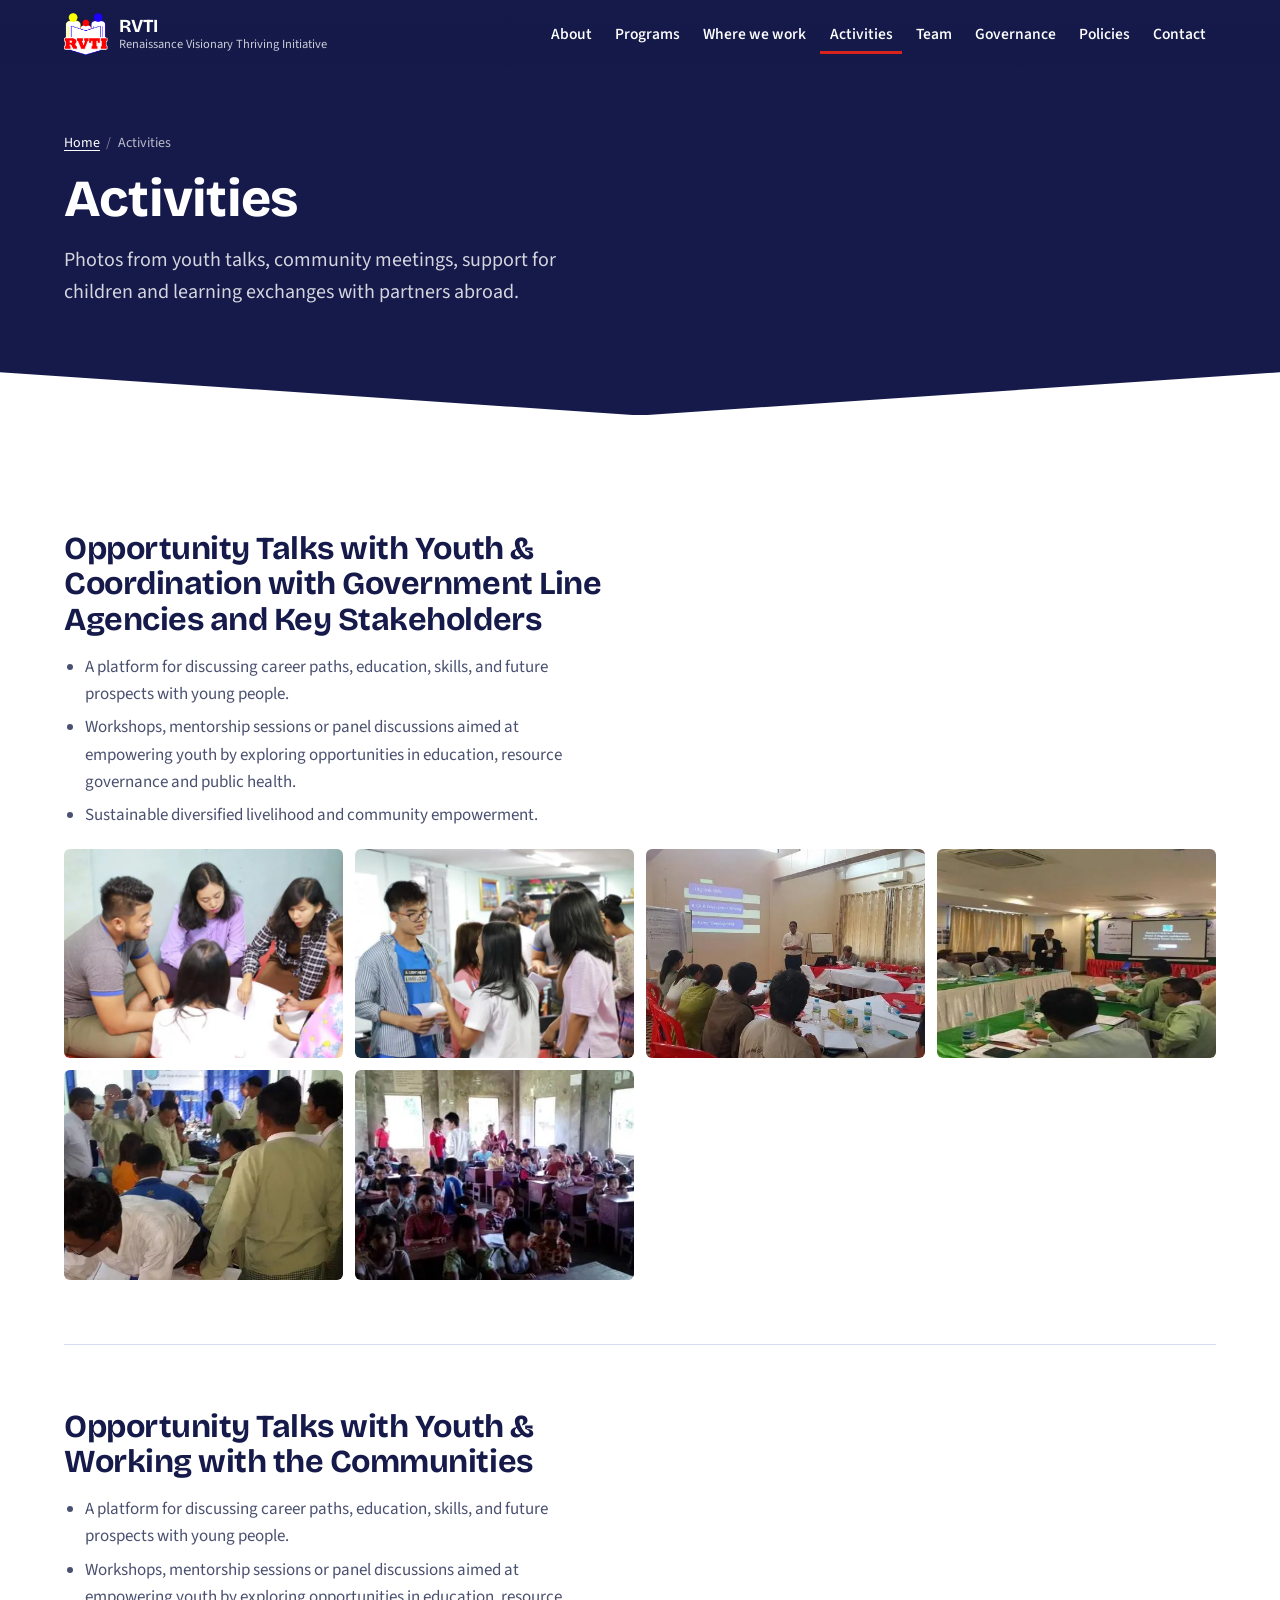
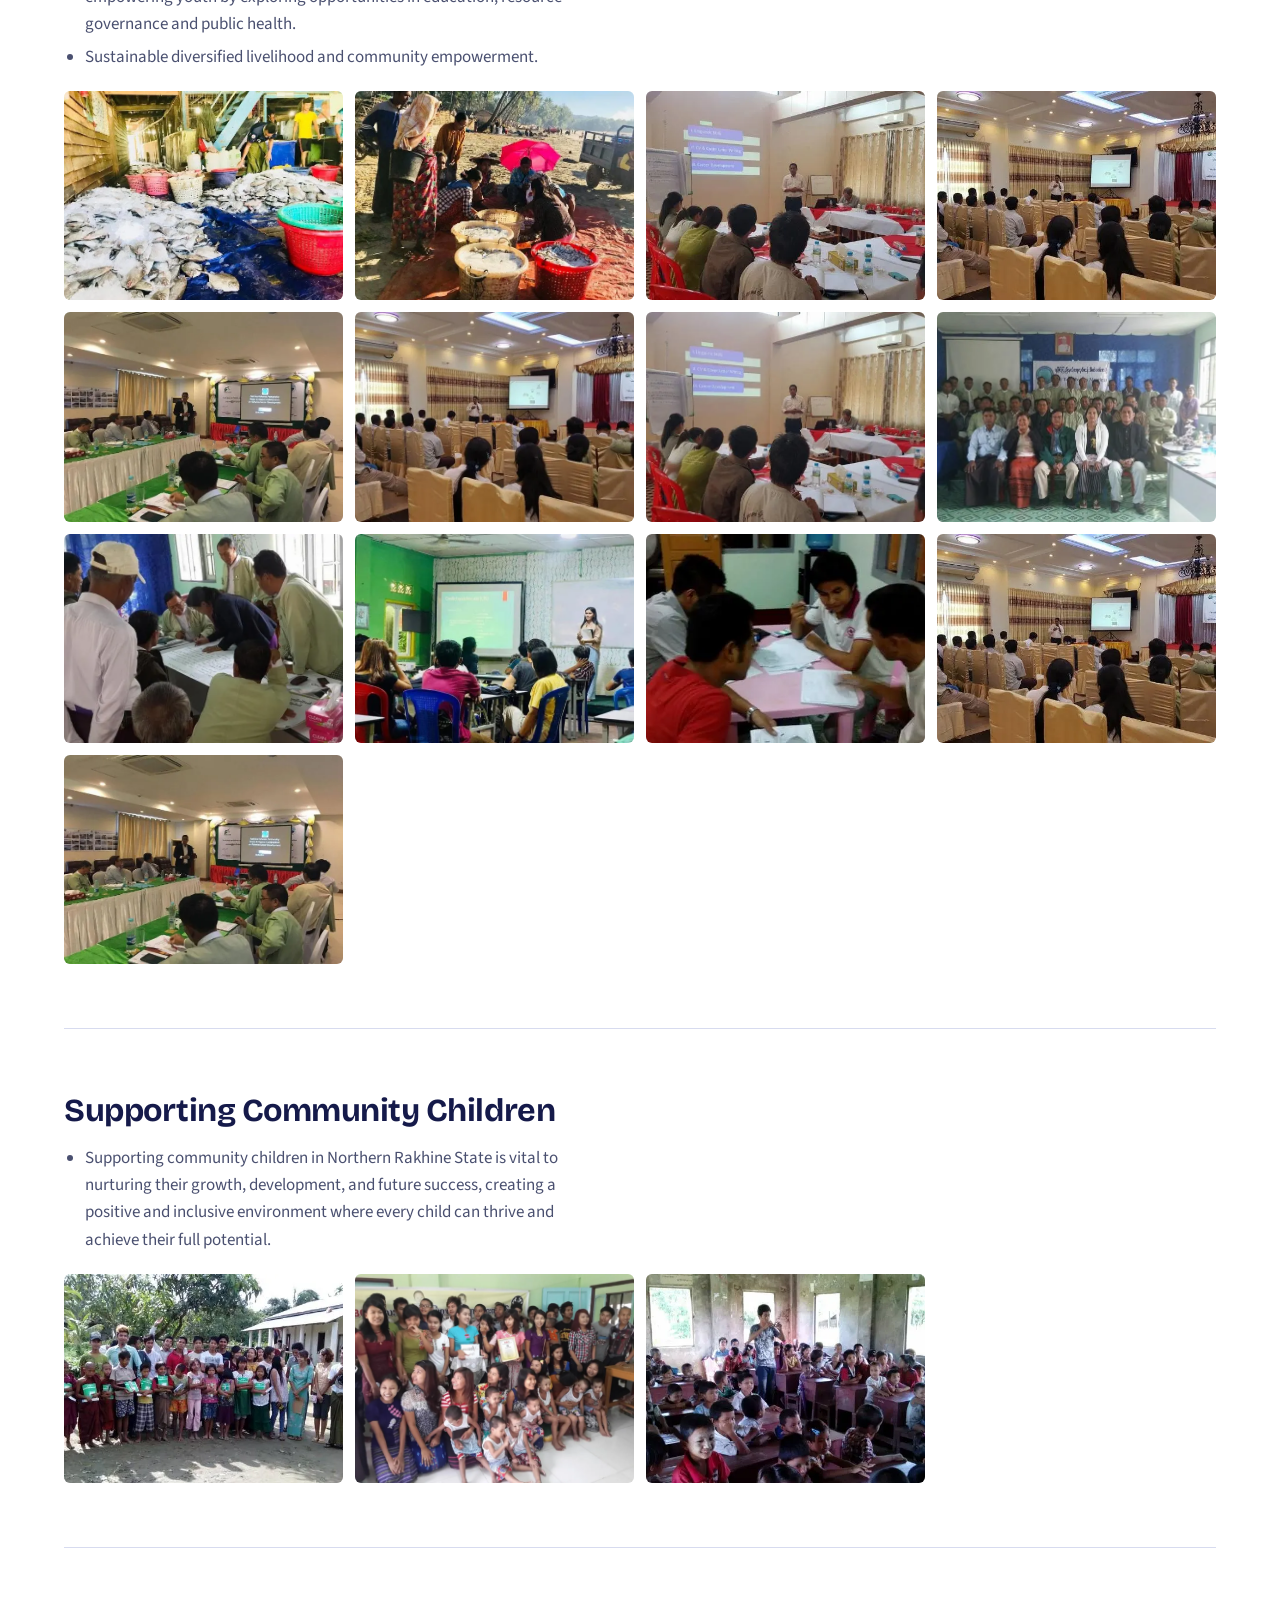
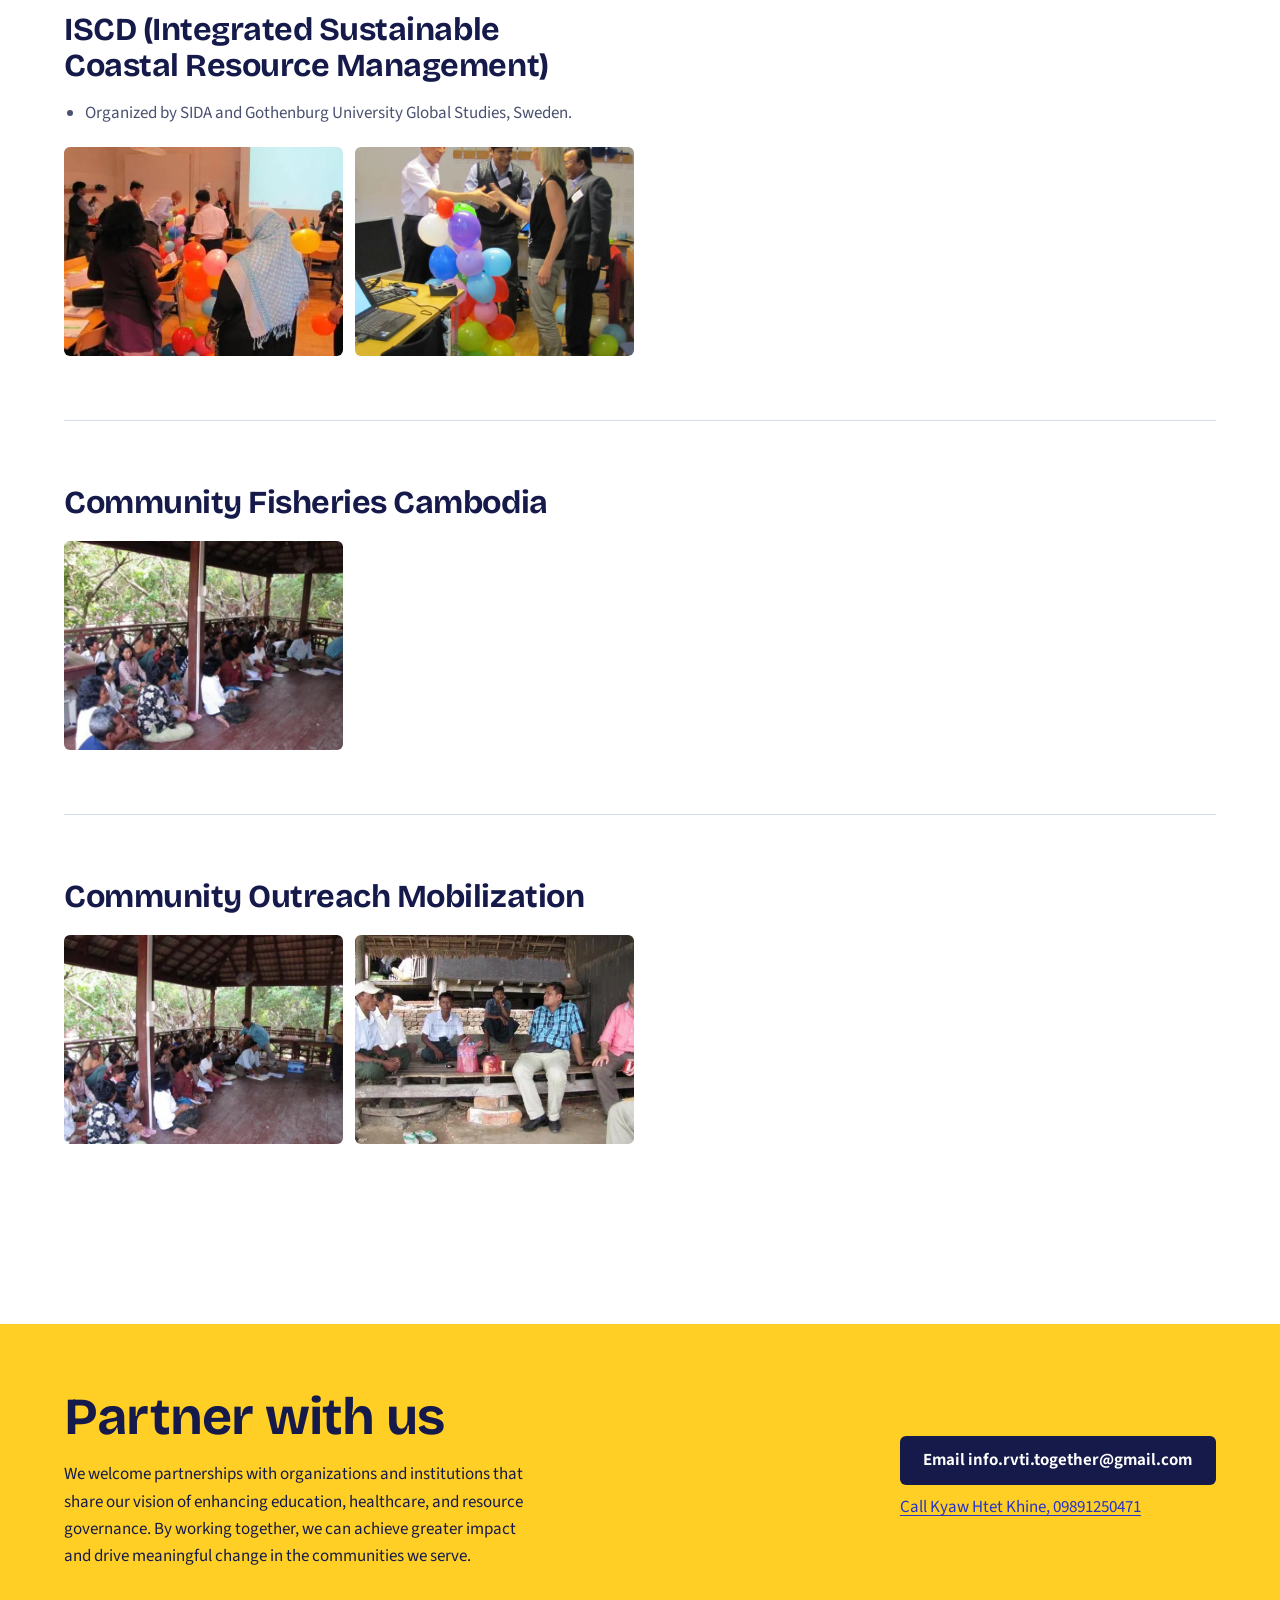
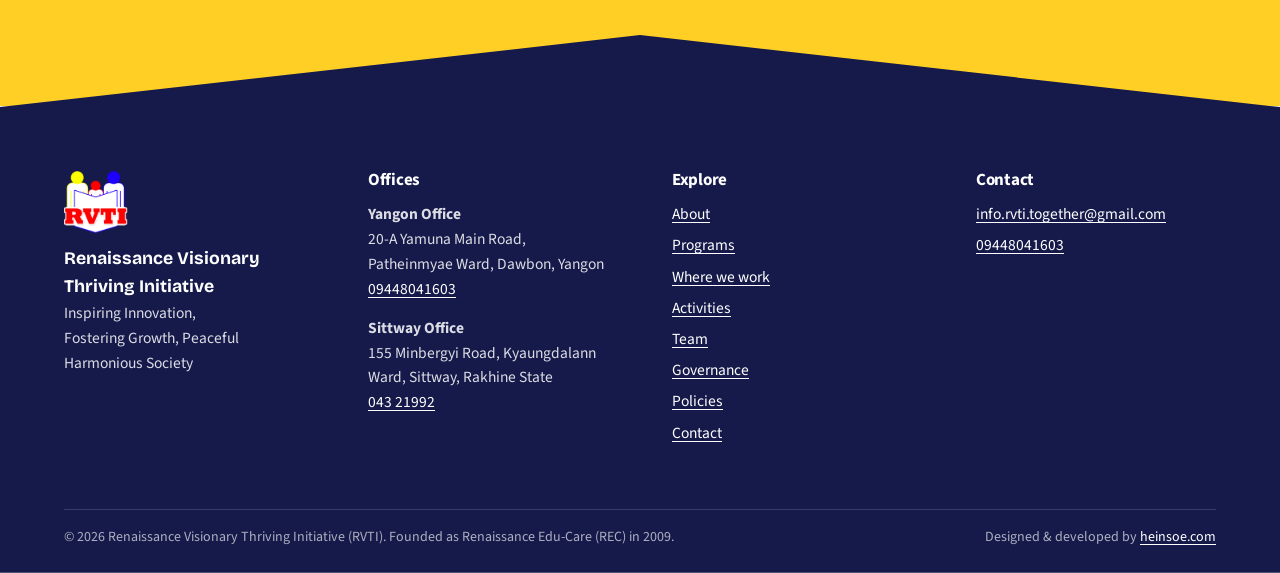
<file: activities.html>
<!doctype html>
<html lang="en">
<head>
<meta charset="utf-8">
<meta name="viewport" content="width=device-width, initial-scale=1">
<title>Activities and Photos – Youth Talks, Community Work | RVTI</title>
<meta name="description" content="See RVTI in action: opportunity talks with youth, coordination with government agencies, support for community children in Rakhine and learning exchanges in Sweden and Cambodia.">
<meta name="robots" content="index, follow, max-image-preview:large">
<link rel="canonical" href="https://rvti-mm.org/activities.html">
<meta name="theme-color" content="#151a4a">
<meta property="og:type" content="website">
<meta property="og:site_name" content="Renaissance Visionary Thriving Initiative">
<meta property="og:locale" content="en_US">
<meta property="og:title" content="Activities and Photos – Youth Talks, Community Work | RVTI">
<meta property="og:description" content="See RVTI in action: opportunity talks with youth, coordination with government agencies, support for community children in Rakhine and learning exchanges in Sweden and Cambodia.">
<meta property="og:url" content="https://rvti-mm.org/activities.html">
<meta property="og:image" content="https://rvti-mm.org/images/og.jpg">
<meta property="og:image:width" content="1200">
<meta property="og:image:height" content="630">
<meta property="og:image:alt" content="Children and volunteers at an RVTI community event">
<meta name="twitter:card" content="summary_large_image">
<meta name="twitter:title" content="Activities and Photos – Youth Talks, Community Work | RVTI">
<meta name="twitter:description" content="See RVTI in action: opportunity talks with youth, coordination with government agencies, support for community children in Rakhine and learning exchanges in Sweden and Cambodia.">
<meta name="twitter:image" content="https://rvti-mm.org/images/og.jpg">
<link rel="icon" href="favicon.ico" sizes="48x48">
<link rel="icon" href="favicon-512.png" type="image/png">
<link rel="apple-touch-icon" href="apple-touch-icon.png">
<link rel="manifest" href="site.webmanifest">
<link rel="preload" href="fonts/bricolage-grotesque-latin-wght-normal.woff2" as="font" type="font/woff2" crossorigin>
<link rel="preload" href="fonts/source-sans-3-latin-wght-normal.woff2" as="font" type="font/woff2" crossorigin>
<link rel="stylesheet" href="css/style.css">
<script type="application/ld+json">{"@context": "https://schema.org", "@graph": [{"@type": "NGO", "@id": "https://rvti-mm.org/#organization", "name": "Renaissance Visionary Thriving Initiative", "alternateName": ["RVTI", "Renaissance Edu-Care (REC)"], "url": "https://rvti-mm.org/", "logo": "https://rvti-mm.org/images/logo.png", "image": "https://rvti-mm.org/images/og.jpg", "description": "Renaissance Visionary Thriving Initiative (RVTI) aims to uplift communities in coastal states and regions in Myanmar through comprehensive programs that enhance educational opportunities, improve public health, and promote sustainable resource governance. We strive to foster self-reliance, resilience, and prosperity among individuals and families.", "slogan": "Inspiring Innovation, Fostering Growth, Peaceful Harmonious Society", "foundingDate": "2009", "foundingLocation": {"@type": "Place", "name": "Sittway, Rakhine State, Myanmar"}, "email": "info.rvti.together@gmail.com", "telephone": "+959448041603", "nonprofitStatus": "Nonprofit", "knowsAbout": ["Education", "Resource Governance", "Health Care"], "address": {"@type": "PostalAddress", "streetAddress": "20-A Yamuna Main Road, Patheinmyae Ward", "addressLocality": "Dawbon Township", "addressRegion": "Yangon", "addressCountry": "MM"}, "areaServed": [{"@type": "AdministrativeArea", "name": "Rakhine State, Myanmar"}, {"@type": "AdministrativeArea", "name": "Ayeyarwady Region, Myanmar"}, {"@type": "AdministrativeArea", "name": "Tanintharyi Region, Myanmar"}], "location": [{"@type": "Place", "name": "RVTI Yangon Office", "telephone": "+959448041603", "address": {"@type": "PostalAddress", "streetAddress": "20-A Yamuna Main Road, Patheinmyae Ward, Dawbon, Yangon", "addressCountry": "MM"}}, {"@type": "Place", "name": "RVTI Sittway Office", "telephone": "+954321992", "address": {"@type": "PostalAddress", "streetAddress": "155 Minbergyi Road, Kyaungdalann Ward, Sittway, Rakhine State", "addressCountry": "MM"}}], "contactPoint": {"@type": "ContactPoint", "contactType": "community outreach", "name": "Kyaw Htet Khine", "telephone": "+959891250471", "email": "info.rvti.together@gmail.com", "availableLanguage": ["English", "Burmese"]}}, {"@type": "BreadcrumbList", "itemListElement": [{"@type": "ListItem", "position": 1, "name": "Home", "item": "https://rvti-mm.org/"}, {"@type": "ListItem", "position": 2, "name": "Activities", "item": "https://rvti-mm.org/activities.html"}]}, {"@type": "ImageGallery", "name": "RVTI activities", "url": "https://rvti-mm.org/activities.html", "image": ["https://rvti-mm.org/images/activities/youth-talks-government-coordination-1.webp", "https://rvti-mm.org/images/activities/youth-talks-government-coordination-2.webp", "https://rvti-mm.org/images/activities/youth-talks-government-coordination-3.webp", "https://rvti-mm.org/images/activities/youth-talks-government-coordination-4.webp", "https://rvti-mm.org/images/activities/youth-talks-government-coordination-5.webp", "https://rvti-mm.org/images/activities/youth-talks-government-coordination-6.webp", "https://rvti-mm.org/images/activities/youth-talks-communities-1.webp", "https://rvti-mm.org/images/activities/youth-talks-communities-2.webp", "https://rvti-mm.org/images/activities/youth-talks-communities-3.webp", "https://rvti-mm.org/images/activities/youth-talks-communities-4.webp", "https://rvti-mm.org/images/activities/youth-talks-communities-5.webp", "https://rvti-mm.org/images/activities/youth-talks-communities-6.webp", "https://rvti-mm.org/images/activities/youth-talks-communities-7.webp", "https://rvti-mm.org/images/activities/youth-talks-communities-8.webp", "https://rvti-mm.org/images/activities/youth-talks-communities-9.webp", "https://rvti-mm.org/images/activities/youth-talks-communities-10.webp", "https://rvti-mm.org/images/activities/youth-talks-communities-11.webp", "https://rvti-mm.org/images/activities/youth-talks-communities-12.webp", "https://rvti-mm.org/images/activities/youth-talks-communities-13.webp", "https://rvti-mm.org/images/activities/supporting-community-children-1.webp", "https://rvti-mm.org/images/activities/supporting-community-children-2.webp", "https://rvti-mm.org/images/activities/supporting-community-children-3.webp", "https://rvti-mm.org/images/activities/iscd-sweden-1.webp", "https://rvti-mm.org/images/activities/iscd-sweden-2.webp", "https://rvti-mm.org/images/activities/community-fisheries-cambodia-1.webp", "https://rvti-mm.org/images/activities/community-outreach-mobilization-1.webp", "https://rvti-mm.org/images/activities/community-outreach-mobilization-2.webp"]}]}</script>
</head>
<body>
<a class="skip" href="#main">Skip to content</a>
<header class="site-header">
  <div class="wrap">
    <a class="brand" href="index.html" aria-label="Renaissance Visionary Thriving Initiative home">
      <img src="images/logo-160.png" alt="" width="160" height="155">
      <span class="brand-name"><strong>RVTI</strong><span>Renaissance Visionary Thriving Initiative</span></span>
    </a>
    <nav class="nav-desktop" aria-label="Main"><ul><li><a href="about.html">About</a></li><li><a href="programs.html">Programs</a></li><li><a href="where-we-work.html">Where we work</a></li><li><a href="activities.html" aria-current="page">Activities</a></li><li><a href="team.html">Team</a></li><li><a href="governance.html">Governance</a></li><li><a href="policies.html">Policies</a></li><li><a href="contact.html">Contact</a></li></ul></nav>
    <details class="nav-mobile">
      <summary aria-label="Open menu">Menu</summary>
      <nav aria-label="Main (mobile)"><ul><li><a href="about.html">About</a></li><li><a href="programs.html">Programs</a></li><li><a href="where-we-work.html">Where we work</a></li><li><a href="activities.html" aria-current="page">Activities</a></li><li><a href="team.html">Team</a></li><li><a href="governance.html">Governance</a></li><li><a href="policies.html">Policies</a></li><li><a href="contact.html">Contact</a></li></ul></nav>
    </details>
  </div>
</header>
<script>{const h=document.querySelector(".site-header"),t=()=>h.classList.toggle("scrolled",scrollY>=16);t();addEventListener("scroll",t,{passive:true})}</script>
<main id="main">
<div class="page-head">
  <div class="wrap">
    <nav class="crumbs" aria-label="Breadcrumb"><ol><li><a href="index.html">Home</a></li><li aria-current="page">Activities</li></ol></nav>
    <h1>Activities</h1>
    <p>Photos from youth talks, community meetings, support for children and learning exchanges with partners abroad.</p>
  </div>
</div>
<section class="section"><div class="wrap">
<article class="activity" id="youth-talks-government-coordination">
  <h2>Opportunity Talks with Youth &amp; Coordination with Government Line Agencies and Key Stakeholders</h2>
  <ul><li>A platform for discussing career paths, education, skills, and future prospects with young people.</li><li>Workshops, mentorship sessions or panel discussions aimed at empowering youth by exploring opportunities in education, resource governance and public health.</li><li>Sustainable diversified livelihood and community empowerment.</li></ul>
  <ul class="mosaic wide"><li><figure><img src="images/activities/youth-talks-government-coordination-1.webp" alt="Opportunity Talks with Youth &amp; Coordination with Government Line Agencies and Key Stakeholders – photo 1" width="709" height="468" loading="lazy" decoding="async"></figure></li><li><figure><img src="images/activities/youth-talks-government-coordination-2.webp" alt="Opportunity Talks with Youth &amp; Coordination with Government Line Agencies and Key Stakeholders – photo 2" width="698" height="441" loading="lazy" decoding="async"></figure></li><li><figure><img src="images/activities/youth-talks-government-coordination-3.webp" alt="Opportunity Talks with Youth &amp; Coordination with Government Line Agencies and Key Stakeholders – photo 3" width="696" height="392" loading="lazy" decoding="async"></figure></li><li><figure><img src="images/activities/youth-talks-government-coordination-4.webp" alt="Opportunity Talks with Youth &amp; Coordination with Government Line Agencies and Key Stakeholders – photo 4" width="653" height="331" loading="lazy" decoding="async"></figure></li><li><figure><img src="images/activities/youth-talks-government-coordination-5.webp" alt="Opportunity Talks with Youth &amp; Coordination with Government Line Agencies and Key Stakeholders – photo 5" width="652" height="367" loading="lazy" decoding="async"></figure></li><li><figure><img src="images/activities/youth-talks-government-coordination-6.webp" alt="Opportunity Talks with Youth &amp; Coordination with Government Line Agencies and Key Stakeholders – photo 6" width="512" height="288" loading="lazy" decoding="async"></figure></li></ul>
</article><article class="activity" id="youth-talks-communities">
  <h2>Opportunity Talks with Youth &amp; Working with the Communities</h2>
  <ul><li>A platform for discussing career paths, education, skills, and future prospects with young people.</li><li>Workshops, mentorship sessions or panel discussions aimed at empowering youth by exploring opportunities in education, resource governance and public health.</li><li>Sustainable diversified livelihood and community empowerment.</li></ul>
  <ul class="mosaic wide"><li><figure><img src="images/activities/youth-talks-communities-1.webp" alt="Opportunity Talks with Youth &amp; Working with the Communities – photo 1" width="649" height="487" loading="lazy" decoding="async"></figure></li><li><figure><img src="images/activities/youth-talks-communities-2.webp" alt="Opportunity Talks with Youth &amp; Working with the Communities – photo 2" width="649" height="563" loading="lazy" decoding="async"></figure></li><li><figure><img src="images/activities/youth-talks-communities-3.webp" alt="Opportunity Talks with Youth &amp; Working with the Communities – photo 3" width="637" height="358" loading="lazy" decoding="async"></figure></li><li><figure><img src="images/activities/youth-talks-communities-4.webp" alt="Opportunity Talks with Youth &amp; Working with the Communities – photo 4" width="647" height="364" loading="lazy" decoding="async"></figure></li><li><figure><img src="images/activities/youth-talks-communities-5.webp" alt="Opportunity Talks with Youth &amp; Working with the Communities – photo 5" width="639" height="479" loading="lazy" decoding="async"></figure></li><li><figure><img src="images/activities/youth-talks-communities-6.webp" alt="Opportunity Talks with Youth &amp; Working with the Communities – photo 6" width="778" height="438" loading="lazy" decoding="async"></figure></li><li><figure><img src="images/activities/youth-talks-communities-7.webp" alt="Opportunity Talks with Youth &amp; Working with the Communities – photo 7" width="761" height="434" loading="lazy" decoding="async"></figure></li><li><figure><img src="images/activities/youth-talks-communities-8.webp" alt="Opportunity Talks with Youth &amp; Working with the Communities – photo 8" width="749" height="421" loading="lazy" decoding="async"></figure></li><li><figure><img src="images/activities/youth-talks-communities-9.webp" alt="Opportunity Talks with Youth &amp; Working with the Communities – photo 9" width="774" height="436" loading="lazy" decoding="async"></figure></li><li><figure><img src="images/activities/youth-talks-communities-10.webp" alt="Opportunity Talks with Youth &amp; Working with the Communities – photo 10" width="591" height="434" loading="lazy" decoding="async"></figure></li><li><figure><img src="images/activities/youth-talks-communities-11.webp" alt="Opportunity Talks with Youth &amp; Working with the Communities – photo 11" width="512" height="288" loading="lazy" decoding="async"></figure></li><li><figure><img src="images/activities/youth-talks-communities-12.webp" alt="Opportunity Talks with Youth &amp; Working with the Communities – photo 12" width="665" height="374" loading="lazy" decoding="async"></figure></li><li><figure><img src="images/activities/youth-talks-communities-13.webp" alt="Opportunity Talks with Youth &amp; Working with the Communities – photo 13" width="668" height="501" loading="lazy" decoding="async"></figure></li></ul>
</article><article class="activity" id="supporting-community-children">
  <h2>Supporting Community Children</h2>
  <ul><li>Supporting community children in Northern Rakhine State is vital to nurturing their growth, development, and future success, creating a positive and inclusive environment where every child can thrive and achieve their full potential.</li></ul>
  <ul class="mosaic wide"><li><figure><img src="images/activities/supporting-community-children-1.webp" alt="Supporting Community Children – photo 1" width="640" height="360" loading="lazy" decoding="async"></figure></li><li><figure><img src="images/activities/supporting-community-children-2.webp" alt="Supporting Community Children – photo 2" width="1152" height="864" loading="lazy" decoding="async"></figure></li><li><figure><img src="images/activities/supporting-community-children-3.webp" alt="Supporting Community Children – photo 3" width="640" height="360" loading="lazy" decoding="async"></figure></li></ul>
</article><article class="activity" id="iscd-sweden">
  <h2>ISCD (Integrated Sustainable Coastal Resource Management)</h2>
  <ul><li>Organized by SIDA and Gothenburg University Global Studies, Sweden.</li></ul>
  <ul class="mosaic wide"><li><figure><img src="images/activities/iscd-sweden-1.webp" alt="ISCD (Integrated Sustainable Coastal Resource Management) – photo 1" width="590" height="316" loading="lazy" decoding="async"></figure></li><li><figure><img src="images/activities/iscd-sweden-2.webp" alt="ISCD (Integrated Sustainable Coastal Resource Management) – photo 2" width="1479" height="1600" loading="lazy" decoding="async"></figure></li></ul>
</article><article class="activity" id="community-fisheries-cambodia">
  <h2>Community Fisheries Cambodia</h2>
  
  <ul class="mosaic wide"><li><figure><img src="images/activities/community-fisheries-cambodia-1.webp" alt="Community Fisheries Cambodia – photo 1" width="620" height="454" loading="lazy" decoding="async"></figure></li></ul>
</article><article class="activity" id="community-outreach-mobilization">
  <h2>Community Outreach Mobilization</h2>
  
  <ul class="mosaic wide"><li><figure><img src="images/activities/community-outreach-mobilization-1.webp" alt="Community Outreach Mobilization – photo 1" width="635" height="476" loading="lazy" decoding="async"></figure></li><li><figure><img src="images/activities/community-outreach-mobilization-2.webp" alt="Community Outreach Mobilization – photo 2" width="634" height="392" loading="lazy" decoding="async"></figure></li></ul>
</article>
</div></section>
<section class="partner" aria-labelledby="partner-title">
  <div class="wrap">
    <div>
      <h2 id="partner-title">Partner with us</h2>
      <p>We welcome partnerships with organizations and institutions that share our vision of enhancing education, healthcare, and resource governance. By working together, we can achieve greater impact and drive meaningful change in the communities we serve.</p>
    </div>
    <div class="partner-links">
      <a class="btn btn-primary" href="mailto:info.rvti.together@gmail.com">Email info.rvti.together@gmail.com</a>
      <a href="tel:+959891250471">Call Kyaw Htet Khine, 09891250471</a>
    </div>
  </div>
</section>
</main>
<footer class="site-footer">
  <div class="wrap">
    <div class="footer-grid">
      <div class="footer-brand">
        <img src="images/logo-160.png" alt="RVTI logo" width="160" height="155" loading="lazy">
        <strong>Renaissance Visionary Thriving Initiative</strong>
        <p>Inspiring Innovation, Fostering Growth, Peaceful Harmonious Society</p>
      </div>
      <div><h2>Offices</h2><address><strong>Yangon Office</strong><br>20-A Yamuna Main Road, Patheinmyae Ward, Dawbon, Yangon<br><a href="tel:+959448041603">09448041603</a></address><address><strong>Sittway Office</strong><br>155 Minbergyi Road, Kyaungdalann Ward, Sittway, Rakhine State<br><a href="tel:+954321992">043 21992</a></address></div>
      <div><h2>Explore</h2><ul><li><a href="about.html">About</a></li><li><a href="programs.html">Programs</a></li><li><a href="where-we-work.html">Where we work</a></li><li><a href="activities.html">Activities</a></li><li><a href="team.html">Team</a></li><li><a href="governance.html">Governance</a></li><li><a href="policies.html">Policies</a></li><li><a href="contact.html">Contact</a></li></ul></div>
      <div><h2>Contact</h2><ul>
        <li><a href="mailto:info.rvti.together@gmail.com">info.rvti.together@gmail.com</a></li>
        <li><a href="tel:+959448041603">09448041603</a></li>
      </ul></div>
    </div>
    <div class="footer-bottom">
      <p>© 2026 Renaissance Visionary Thriving Initiative (RVTI). Founded as Renaissance Edu-Care (REC) in 2009.</p>
      <p>Designed &amp; developed by <a href="https://www.heinsoe.com" rel="noopener">heinsoe.com</a></p>
    </div>
  </div>
</footer>
</body>
</html>
</file>
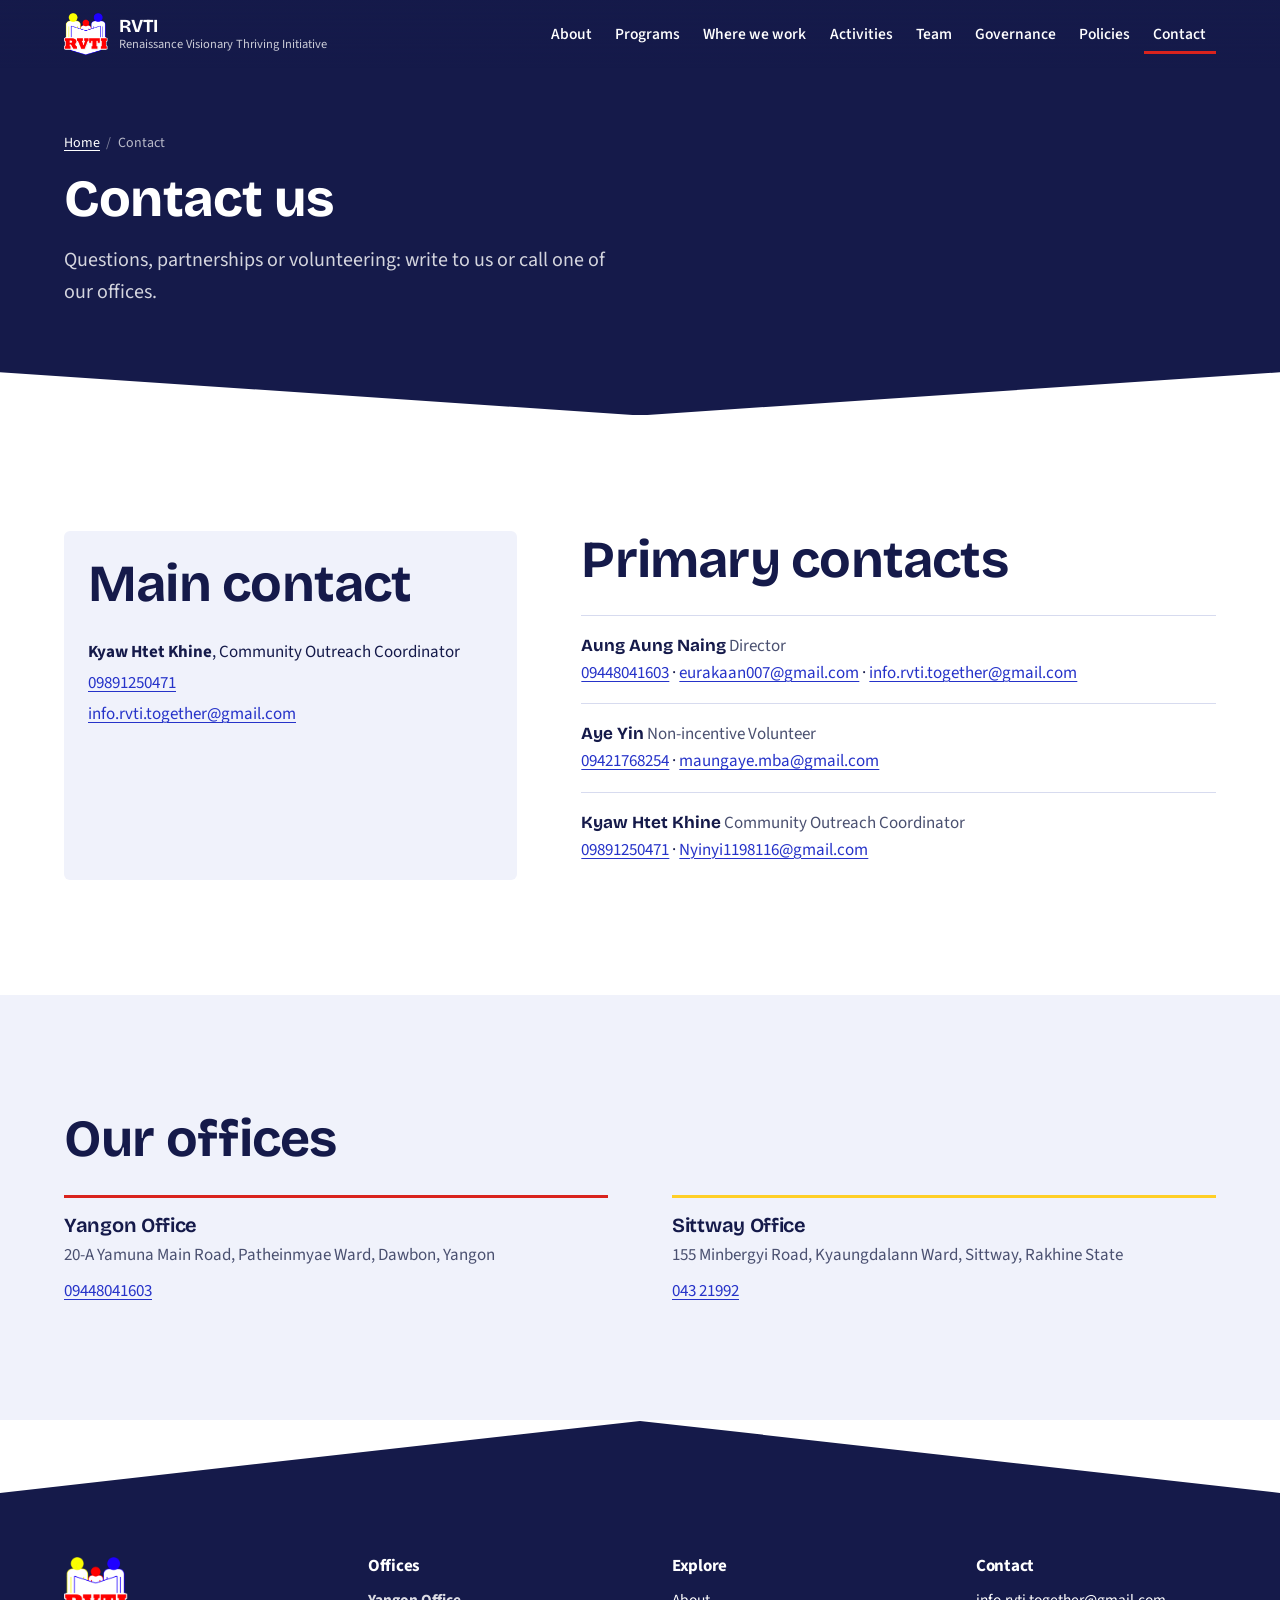
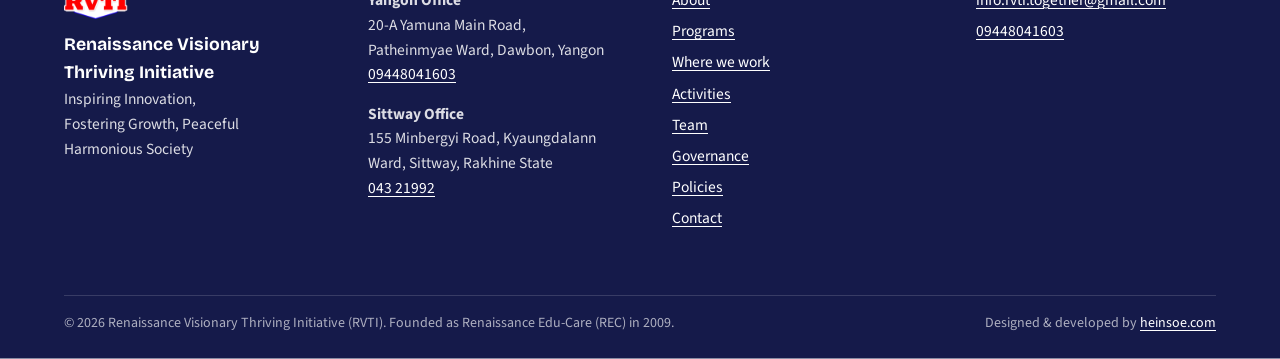
<file: contact.html>
<!doctype html>
<html lang="en">
<head>
<meta charset="utf-8">
<meta name="viewport" content="width=device-width, initial-scale=1">
<title>Contact RVTI – Offices in Yangon and Sittway, Myanmar</title>
<meta name="description" content="Contact the Renaissance Visionary Thriving Initiative. Email info.rvti.together@gmail.com or visit our offices in Yangon and Sittway, Myanmar.">
<meta name="robots" content="index, follow, max-image-preview:large">
<link rel="canonical" href="https://rvti-mm.org/contact.html">
<meta name="theme-color" content="#151a4a">
<meta property="og:type" content="website">
<meta property="og:site_name" content="Renaissance Visionary Thriving Initiative">
<meta property="og:locale" content="en_US">
<meta property="og:title" content="Contact RVTI – Offices in Yangon and Sittway, Myanmar">
<meta property="og:description" content="Contact the Renaissance Visionary Thriving Initiative. Email info.rvti.together@gmail.com or visit our offices in Yangon and Sittway, Myanmar.">
<meta property="og:url" content="https://rvti-mm.org/contact.html">
<meta property="og:image" content="https://rvti-mm.org/images/og.jpg">
<meta property="og:image:width" content="1200">
<meta property="og:image:height" content="630">
<meta property="og:image:alt" content="Children and volunteers at an RVTI community event">
<meta name="twitter:card" content="summary_large_image">
<meta name="twitter:title" content="Contact RVTI – Offices in Yangon and Sittway, Myanmar">
<meta name="twitter:description" content="Contact the Renaissance Visionary Thriving Initiative. Email info.rvti.together@gmail.com or visit our offices in Yangon and Sittway, Myanmar.">
<meta name="twitter:image" content="https://rvti-mm.org/images/og.jpg">
<link rel="icon" href="favicon.ico" sizes="48x48">
<link rel="icon" href="favicon-512.png" type="image/png">
<link rel="apple-touch-icon" href="apple-touch-icon.png">
<link rel="manifest" href="site.webmanifest">
<link rel="preload" href="fonts/bricolage-grotesque-latin-wght-normal.woff2" as="font" type="font/woff2" crossorigin>
<link rel="preload" href="fonts/source-sans-3-latin-wght-normal.woff2" as="font" type="font/woff2" crossorigin>
<link rel="stylesheet" href="css/style.css">
<script type="application/ld+json">{"@context": "https://schema.org", "@graph": [{"@type": "NGO", "@id": "https://rvti-mm.org/#organization", "name": "Renaissance Visionary Thriving Initiative", "alternateName": ["RVTI", "Renaissance Edu-Care (REC)"], "url": "https://rvti-mm.org/", "logo": "https://rvti-mm.org/images/logo.png", "image": "https://rvti-mm.org/images/og.jpg", "description": "Renaissance Visionary Thriving Initiative (RVTI) aims to uplift communities in coastal states and regions in Myanmar through comprehensive programs that enhance educational opportunities, improve public health, and promote sustainable resource governance. We strive to foster self-reliance, resilience, and prosperity among individuals and families.", "slogan": "Inspiring Innovation, Fostering Growth, Peaceful Harmonious Society", "foundingDate": "2009", "foundingLocation": {"@type": "Place", "name": "Sittway, Rakhine State, Myanmar"}, "email": "info.rvti.together@gmail.com", "telephone": "+959448041603", "nonprofitStatus": "Nonprofit", "knowsAbout": ["Education", "Resource Governance", "Health Care"], "address": {"@type": "PostalAddress", "streetAddress": "20-A Yamuna Main Road, Patheinmyae Ward", "addressLocality": "Dawbon Township", "addressRegion": "Yangon", "addressCountry": "MM"}, "areaServed": [{"@type": "AdministrativeArea", "name": "Rakhine State, Myanmar"}, {"@type": "AdministrativeArea", "name": "Ayeyarwady Region, Myanmar"}, {"@type": "AdministrativeArea", "name": "Tanintharyi Region, Myanmar"}], "location": [{"@type": "Place", "name": "RVTI Yangon Office", "telephone": "+959448041603", "address": {"@type": "PostalAddress", "streetAddress": "20-A Yamuna Main Road, Patheinmyae Ward, Dawbon, Yangon", "addressCountry": "MM"}}, {"@type": "Place", "name": "RVTI Sittway Office", "telephone": "+954321992", "address": {"@type": "PostalAddress", "streetAddress": "155 Minbergyi Road, Kyaungdalann Ward, Sittway, Rakhine State", "addressCountry": "MM"}}], "contactPoint": {"@type": "ContactPoint", "contactType": "community outreach", "name": "Kyaw Htet Khine", "telephone": "+959891250471", "email": "info.rvti.together@gmail.com", "availableLanguage": ["English", "Burmese"]}}, {"@type": "BreadcrumbList", "itemListElement": [{"@type": "ListItem", "position": 1, "name": "Home", "item": "https://rvti-mm.org/"}, {"@type": "ListItem", "position": 2, "name": "Contact", "item": "https://rvti-mm.org/contact.html"}]}, {"@type": "ContactPage", "url": "https://rvti-mm.org/contact.html", "about": {"@id": "https://rvti-mm.org/#organization"}}]}</script>
</head>
<body>
<a class="skip" href="#main">Skip to content</a>
<header class="site-header">
  <div class="wrap">
    <a class="brand" href="index.html" aria-label="Renaissance Visionary Thriving Initiative home">
      <img src="images/logo-160.png" alt="" width="160" height="155">
      <span class="brand-name"><strong>RVTI</strong><span>Renaissance Visionary Thriving Initiative</span></span>
    </a>
    <nav class="nav-desktop" aria-label="Main"><ul><li><a href="about.html">About</a></li><li><a href="programs.html">Programs</a></li><li><a href="where-we-work.html">Where we work</a></li><li><a href="activities.html">Activities</a></li><li><a href="team.html">Team</a></li><li><a href="governance.html">Governance</a></li><li><a href="policies.html">Policies</a></li><li><a href="contact.html" aria-current="page">Contact</a></li></ul></nav>
    <details class="nav-mobile">
      <summary aria-label="Open menu">Menu</summary>
      <nav aria-label="Main (mobile)"><ul><li><a href="about.html">About</a></li><li><a href="programs.html">Programs</a></li><li><a href="where-we-work.html">Where we work</a></li><li><a href="activities.html">Activities</a></li><li><a href="team.html">Team</a></li><li><a href="governance.html">Governance</a></li><li><a href="policies.html">Policies</a></li><li><a href="contact.html" aria-current="page">Contact</a></li></ul></nav>
    </details>
  </div>
</header>
<script>{const h=document.querySelector(".site-header"),t=()=>h.classList.toggle("scrolled",scrollY>=16);t();addEventListener("scroll",t,{passive:true})}</script>
<main id="main">
<div class="page-head">
  <div class="wrap">
    <nav class="crumbs" aria-label="Breadcrumb"><ol><li><a href="index.html">Home</a></li><li aria-current="page">Contact</li></ol></nav>
    <h1>Contact us</h1>
    <p>Questions, partnerships or volunteering: write to us or call one of our offices.</p>
  </div>
</div>
<section class="section"><div class="wrap split">
  <div class="focal">
    <h2>Main contact</h2>
    <p><strong>Kyaw Htet Khine</strong>, Community Outreach Coordinator</p>
    <p><a href="tel:+959891250471">09891250471</a></p>
    <p><a href="mailto:info.rvti.together@gmail.com">info.rvti.together@gmail.com</a></p>
  </div>
  <div><h2>Primary contacts</h2><ul class="contact-list"><li><strong>Aung Aung Naing</strong> <span>Director</span><br><a href="tel:+959448041603">09448041603</a> · <a href="mailto:eurakaan007@gmail.com">eurakaan007@gmail.com</a> · <a href="mailto:info.rvti.together@gmail.com">info.rvti.together@gmail.com</a></li><li><strong>Aye Yin</strong> <span>Non-incentive Volunteer</span><br><a href="tel:+959421768254">09421768254</a> · <a href="mailto:maungaye.mba@gmail.com">maungaye.mba@gmail.com</a></li><li><strong>Kyaw Htet Khine</strong> <span>Community Outreach Coordinator</span><br><a href="tel:+959891250471">09891250471</a> · <a href="mailto:Nyinyi1198116@gmail.com">Nyinyi1198116@gmail.com</a></li></ul></div>
</div></section>
<section class="section section-tint"><div class="wrap">
  <h2>Our offices</h2><div class="contact-grid"><div class="office tone-red" style="--tone: var(--red)"><h3>Yangon Office</h3><address>20-A Yamuna Main Road, Patheinmyae Ward, Dawbon, Yangon</address><a href="tel:+959448041603">09448041603</a></div><div class="office tone-yellow" style="--tone: var(--yellow)"><h3>Sittway Office</h3><address>155 Minbergyi Road, Kyaungdalann Ward, Sittway, Rakhine State</address><a href="tel:+954321992">043 21992</a></div></div>
</div></section>
</main>
<footer class="site-footer">
  <div class="wrap">
    <div class="footer-grid">
      <div class="footer-brand">
        <img src="images/logo-160.png" alt="RVTI logo" width="160" height="155" loading="lazy">
        <strong>Renaissance Visionary Thriving Initiative</strong>
        <p>Inspiring Innovation, Fostering Growth, Peaceful Harmonious Society</p>
      </div>
      <div><h2>Offices</h2><address><strong>Yangon Office</strong><br>20-A Yamuna Main Road, Patheinmyae Ward, Dawbon, Yangon<br><a href="tel:+959448041603">09448041603</a></address><address><strong>Sittway Office</strong><br>155 Minbergyi Road, Kyaungdalann Ward, Sittway, Rakhine State<br><a href="tel:+954321992">043 21992</a></address></div>
      <div><h2>Explore</h2><ul><li><a href="about.html">About</a></li><li><a href="programs.html">Programs</a></li><li><a href="where-we-work.html">Where we work</a></li><li><a href="activities.html">Activities</a></li><li><a href="team.html">Team</a></li><li><a href="governance.html">Governance</a></li><li><a href="policies.html">Policies</a></li><li><a href="contact.html">Contact</a></li></ul></div>
      <div><h2>Contact</h2><ul>
        <li><a href="mailto:info.rvti.together@gmail.com">info.rvti.together@gmail.com</a></li>
        <li><a href="tel:+959448041603">09448041603</a></li>
      </ul></div>
    </div>
    <div class="footer-bottom">
      <p>© 2026 Renaissance Visionary Thriving Initiative (RVTI). Founded as Renaissance Edu-Care (REC) in 2009.</p>
      <p>Designed &amp; developed by <a href="https://www.heinsoe.com" rel="noopener">heinsoe.com</a></p>
    </div>
  </div>
</footer>
</body>
</html>
</file>
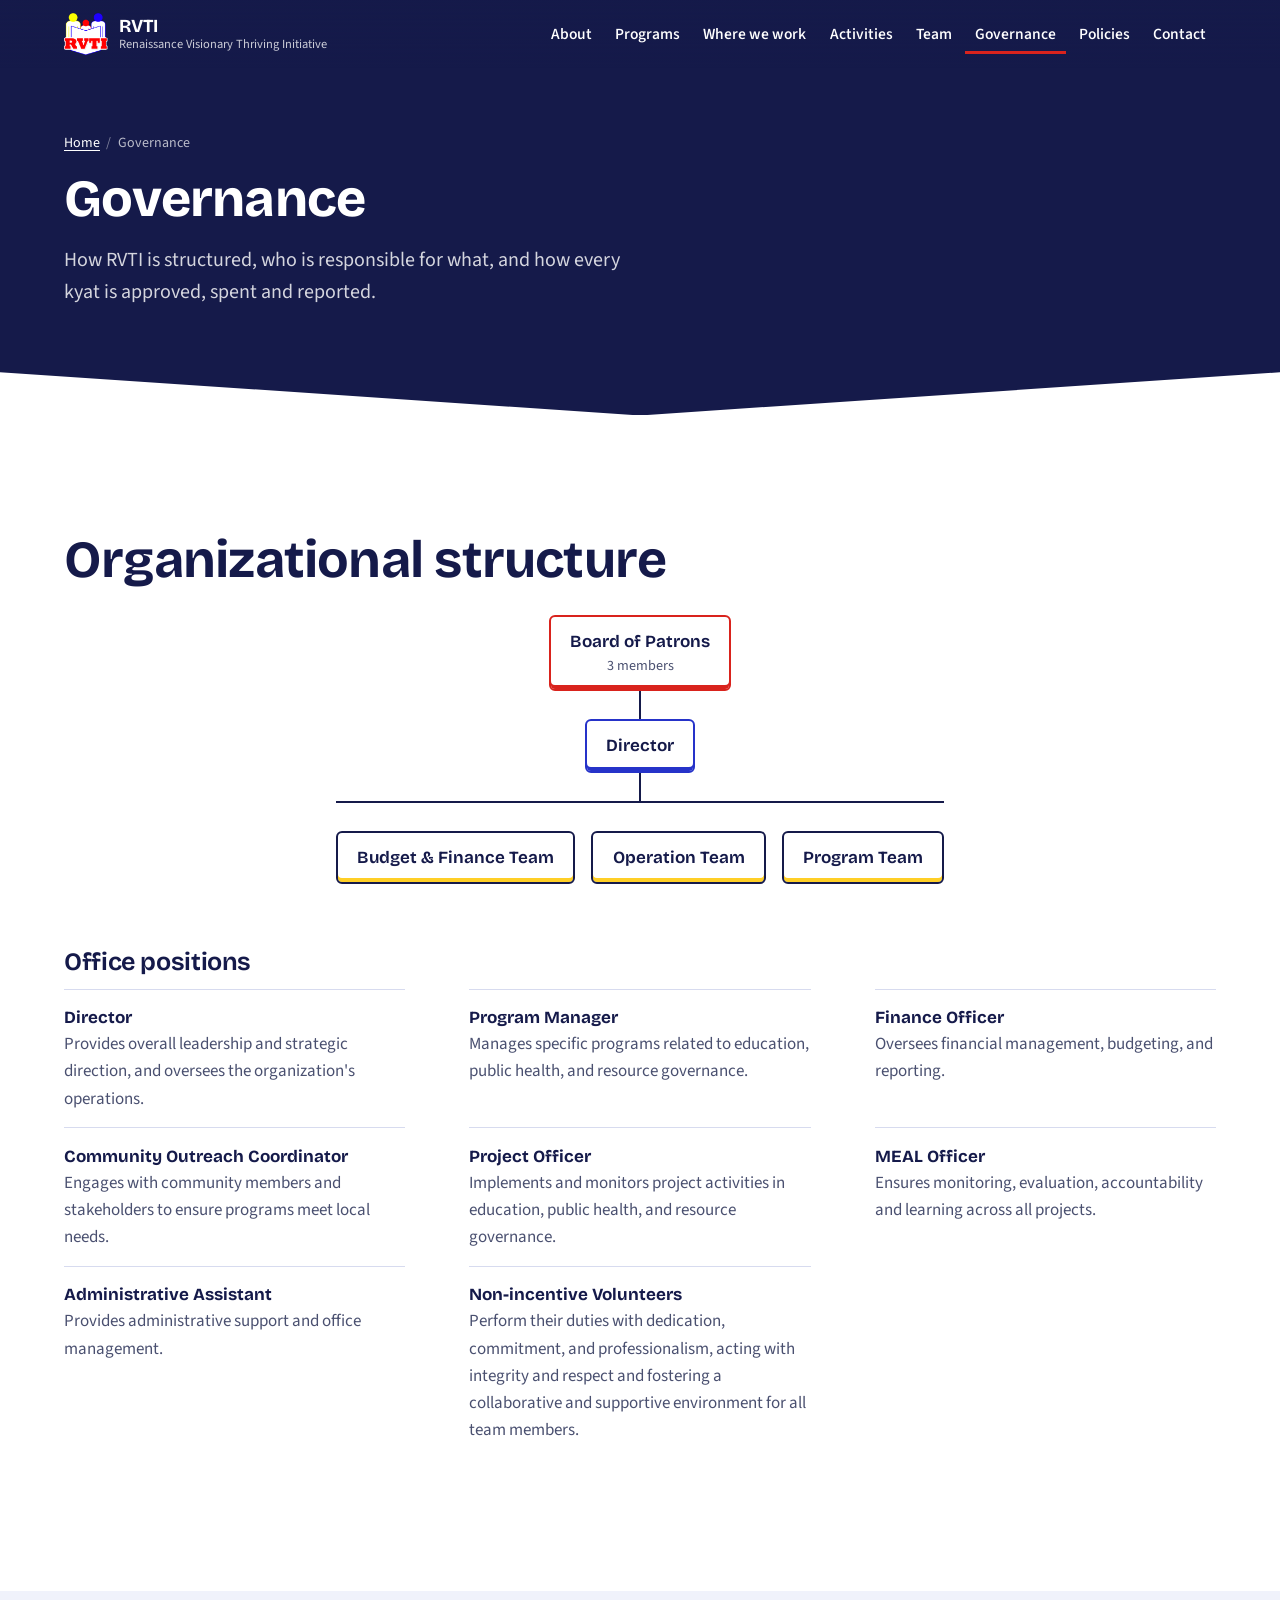
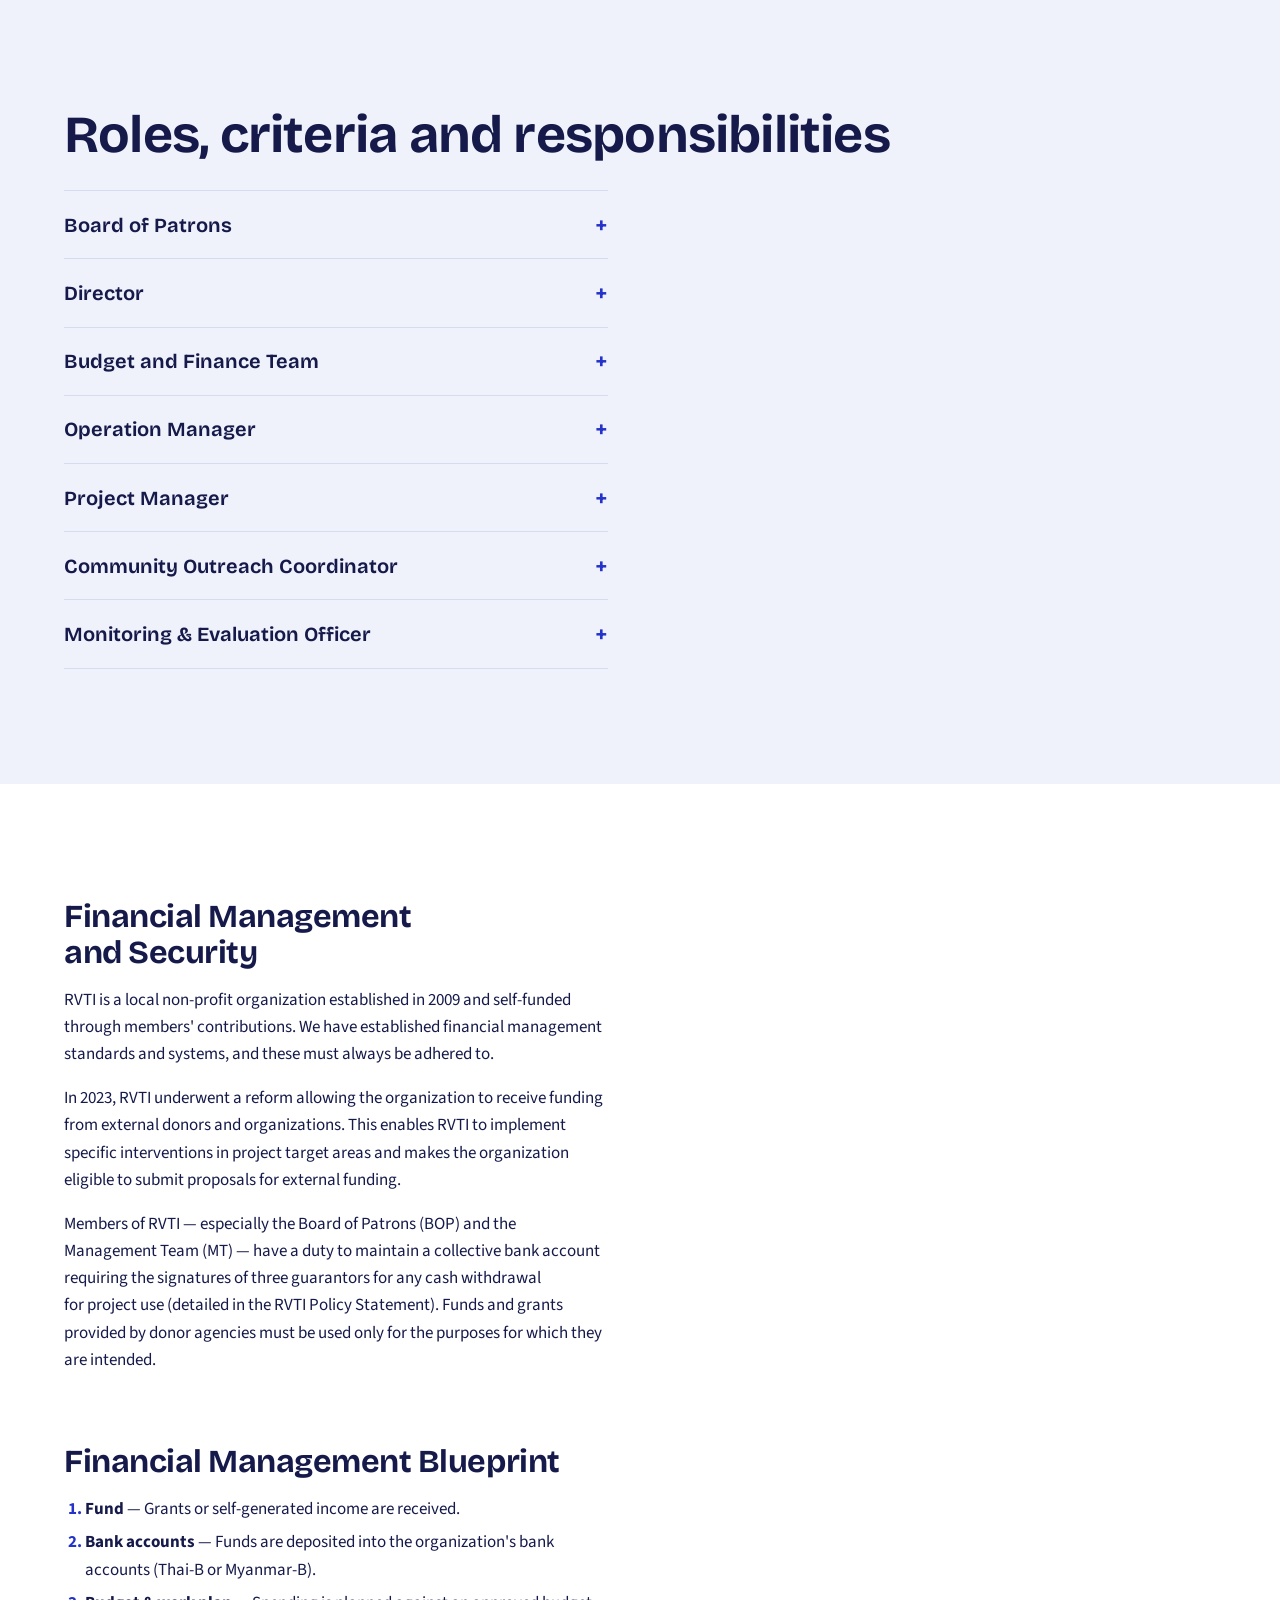
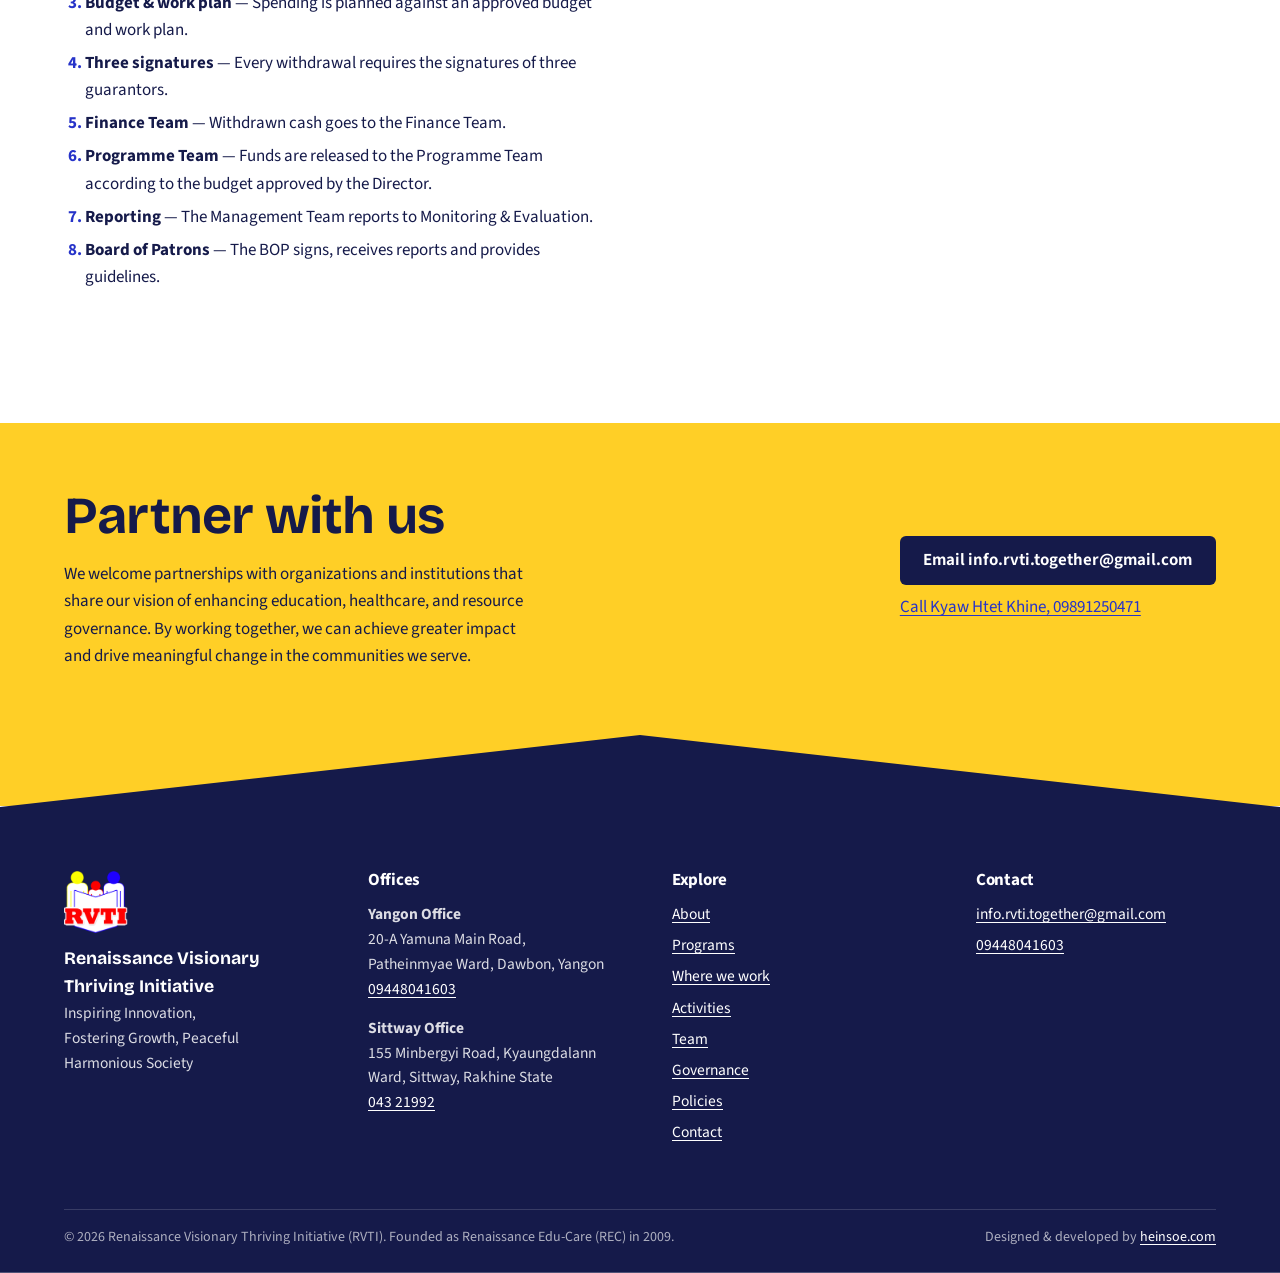
<file: governance.html>
<!doctype html>
<html lang="en">
<head>
<meta charset="utf-8">
<meta name="viewport" content="width=device-width, initial-scale=1">
<title>Governance and Financial Management | RVTI Myanmar</title>
<meta name="description" content="RVTI&#x27;s organizational structure, board and staff responsibilities, and financial controls: three-signature withdrawals, approved budgets and M&amp;E reporting.">
<meta name="robots" content="index, follow, max-image-preview:large">
<link rel="canonical" href="https://rvti-mm.org/governance.html">
<meta name="theme-color" content="#151a4a">
<meta property="og:type" content="website">
<meta property="og:site_name" content="Renaissance Visionary Thriving Initiative">
<meta property="og:locale" content="en_US">
<meta property="og:title" content="Governance and Financial Management | RVTI Myanmar">
<meta property="og:description" content="RVTI&#x27;s organizational structure, board and staff responsibilities, and financial controls: three-signature withdrawals, approved budgets and M&amp;E reporting.">
<meta property="og:url" content="https://rvti-mm.org/governance.html">
<meta property="og:image" content="https://rvti-mm.org/images/og.jpg">
<meta property="og:image:width" content="1200">
<meta property="og:image:height" content="630">
<meta property="og:image:alt" content="Children and volunteers at an RVTI community event">
<meta name="twitter:card" content="summary_large_image">
<meta name="twitter:title" content="Governance and Financial Management | RVTI Myanmar">
<meta name="twitter:description" content="RVTI&#x27;s organizational structure, board and staff responsibilities, and financial controls: three-signature withdrawals, approved budgets and M&amp;E reporting.">
<meta name="twitter:image" content="https://rvti-mm.org/images/og.jpg">
<link rel="icon" href="favicon.ico" sizes="48x48">
<link rel="icon" href="favicon-512.png" type="image/png">
<link rel="apple-touch-icon" href="apple-touch-icon.png">
<link rel="manifest" href="site.webmanifest">
<link rel="preload" href="fonts/bricolage-grotesque-latin-wght-normal.woff2" as="font" type="font/woff2" crossorigin>
<link rel="preload" href="fonts/source-sans-3-latin-wght-normal.woff2" as="font" type="font/woff2" crossorigin>
<link rel="stylesheet" href="css/style.css">
<script type="application/ld+json">{"@context": "https://schema.org", "@graph": [{"@type": "NGO", "@id": "https://rvti-mm.org/#organization", "name": "Renaissance Visionary Thriving Initiative", "alternateName": ["RVTI", "Renaissance Edu-Care (REC)"], "url": "https://rvti-mm.org/", "logo": "https://rvti-mm.org/images/logo.png", "image": "https://rvti-mm.org/images/og.jpg", "description": "Renaissance Visionary Thriving Initiative (RVTI) aims to uplift communities in coastal states and regions in Myanmar through comprehensive programs that enhance educational opportunities, improve public health, and promote sustainable resource governance. We strive to foster self-reliance, resilience, and prosperity among individuals and families.", "slogan": "Inspiring Innovation, Fostering Growth, Peaceful Harmonious Society", "foundingDate": "2009", "foundingLocation": {"@type": "Place", "name": "Sittway, Rakhine State, Myanmar"}, "email": "info.rvti.together@gmail.com", "telephone": "+959448041603", "nonprofitStatus": "Nonprofit", "knowsAbout": ["Education", "Resource Governance", "Health Care"], "address": {"@type": "PostalAddress", "streetAddress": "20-A Yamuna Main Road, Patheinmyae Ward", "addressLocality": "Dawbon Township", "addressRegion": "Yangon", "addressCountry": "MM"}, "areaServed": [{"@type": "AdministrativeArea", "name": "Rakhine State, Myanmar"}, {"@type": "AdministrativeArea", "name": "Ayeyarwady Region, Myanmar"}, {"@type": "AdministrativeArea", "name": "Tanintharyi Region, Myanmar"}], "location": [{"@type": "Place", "name": "RVTI Yangon Office", "telephone": "+959448041603", "address": {"@type": "PostalAddress", "streetAddress": "20-A Yamuna Main Road, Patheinmyae Ward, Dawbon, Yangon", "addressCountry": "MM"}}, {"@type": "Place", "name": "RVTI Sittway Office", "telephone": "+954321992", "address": {"@type": "PostalAddress", "streetAddress": "155 Minbergyi Road, Kyaungdalann Ward, Sittway, Rakhine State", "addressCountry": "MM"}}], "contactPoint": {"@type": "ContactPoint", "contactType": "community outreach", "name": "Kyaw Htet Khine", "telephone": "+959891250471", "email": "info.rvti.together@gmail.com", "availableLanguage": ["English", "Burmese"]}}, {"@type": "BreadcrumbList", "itemListElement": [{"@type": "ListItem", "position": 1, "name": "Home", "item": "https://rvti-mm.org/"}, {"@type": "ListItem", "position": 2, "name": "Governance", "item": "https://rvti-mm.org/governance.html"}]}]}</script>
</head>
<body>
<a class="skip" href="#main">Skip to content</a>
<header class="site-header">
  <div class="wrap">
    <a class="brand" href="index.html" aria-label="Renaissance Visionary Thriving Initiative home">
      <img src="images/logo-160.png" alt="" width="160" height="155">
      <span class="brand-name"><strong>RVTI</strong><span>Renaissance Visionary Thriving Initiative</span></span>
    </a>
    <nav class="nav-desktop" aria-label="Main"><ul><li><a href="about.html">About</a></li><li><a href="programs.html">Programs</a></li><li><a href="where-we-work.html">Where we work</a></li><li><a href="activities.html">Activities</a></li><li><a href="team.html">Team</a></li><li><a href="governance.html" aria-current="page">Governance</a></li><li><a href="policies.html">Policies</a></li><li><a href="contact.html">Contact</a></li></ul></nav>
    <details class="nav-mobile">
      <summary aria-label="Open menu">Menu</summary>
      <nav aria-label="Main (mobile)"><ul><li><a href="about.html">About</a></li><li><a href="programs.html">Programs</a></li><li><a href="where-we-work.html">Where we work</a></li><li><a href="activities.html">Activities</a></li><li><a href="team.html">Team</a></li><li><a href="governance.html" aria-current="page">Governance</a></li><li><a href="policies.html">Policies</a></li><li><a href="contact.html">Contact</a></li></ul></nav>
    </details>
  </div>
</header>
<script>{const h=document.querySelector(".site-header"),t=()=>h.classList.toggle("scrolled",scrollY>=16);t();addEventListener("scroll",t,{passive:true})}</script>
<main id="main">
<div class="page-head">
  <div class="wrap">
    <nav class="crumbs" aria-label="Breadcrumb"><ol><li><a href="index.html">Home</a></li><li aria-current="page">Governance</li></ol></nav>
    <h1>Governance</h1>
    <p>How RVTI is structured, who is responsible for what, and how every kyat is approved, spent and reported.</p>
  </div>
</div>
<section class="section"><div class="wrap">
  <h2>Organizational structure</h2><div class="orgchart" role="img" aria-label="Organogram: Board of Patrons, then Director, then Budget and Finance Team, Operation Team and Program Team">
  <div class="node top">Board of Patrons<small>3 members</small></div><div class="stem"></div>
  <div class="node mid">Director</div><div class="stem"></div>
  <div class="row"><div class="node">Budget &amp; Finance Team</div><div class="node">Operation Team</div><div class="node">Program Team</div></div>
</div>
  <h3>Office positions</h3>
  <ul class="positions"><li><strong>Director</strong><span>Provides overall leadership and strategic direction, and oversees the organization&#x27;s operations.</span></li><li><strong>Program Manager</strong><span>Manages specific programs related to education, public health, and resource governance.</span></li><li><strong>Finance Officer</strong><span>Oversees financial management, budgeting, and reporting.</span></li><li><strong>Community Outreach Coordinator</strong><span>Engages with community members and stakeholders to ensure programs meet local needs.</span></li><li><strong>Project Officer</strong><span>Implements and monitors project activities in education, public health, and resource governance.</span></li><li><strong>MEAL Officer</strong><span>Ensures monitoring, evaluation, accountability and learning across all projects.</span></li><li><strong>Administrative Assistant</strong><span>Provides administrative support and office management.</span></li><li><strong>Non-incentive Volunteers</strong><span>Perform their duties with dedication, commitment, and professionalism, acting with integrity and respect and fostering a collaborative and supportive environment for all team members.</span></li></ul>
</div></section>
<section class="section section-tint"><div class="wrap">
  <h2>Roles, criteria and responsibilities</h2>
  <div class="roles measure"><details id="board-of-patrons"><summary>Board of Patrons</summary><div class="body"><p>Board members are prominent well-wishers who provide their consultancy on a voluntary basis. Their acts are conducted of their own accord, but shall be aligned with the organizational policy statement.</p><h3>Duties</h3><h4>Strategic Guidance</h4><ul><li>Provide strategic direction and oversight to ensure that RVTI&#x27;s goals and objectives align with its mission and vision.</li></ul><h4>Resource Mobilization</h4><ul><li>Assist in securing financial resources, grants, and donations to support RVTI&#x27;s programs and initiatives.</li></ul><h4>Expertise and Advice</h4><ul><li>Offer expertise and advice on various aspects of RVTI&#x27;s operations, including program development, partnerships, and community engagement.</li></ul><h4>Governance</h4><ul><li>Ensure good governance practices are followed, including transparency, accountability, and ethical conduct.</li></ul><h4>Mentorship</h4><ul><li>Provide mentorship and support to RVTI&#x27;s leadership team and staff, helping them to develop their skills and capabilities.</li></ul><h3>Criteria</h3><ul><li>At least 3 members.</li><li>RVTI is a non-profit and a sister organization of Renaissance Language Campus (RLC).</li><li>A collection of individuals who bring unique knowledge and skills for effectively governing the organization.</li><li>Highly respected within and outside of RLC, well-experienced, knowledgeable and farsighted.</li><li>Committed and inspired to work on behalf of RVTI.</li><li>Value team spirit and mutual respect.</li><li>Have an altruistic sense.</li></ul><h3>Responsibilities</h3><ul><li>Give guidelines to make effective and efficient use of resources.</li><li>Give guidelines to achieve objectives and fulfill commitments to stakeholders.</li><li>Give guidelines to members to become more accountable to donors and other stakeholders.</li><li>Gain the respect and confidence of funding agencies, partners and beneficiaries.</li><li>Give guidelines to prepare for long-term financial sustainability.</li><li>Ensure projects are executed in a timely and consistent manner.</li></ul></div></details><details id="director"><summary>Director</summary><div class="body"><p>The role of the Director is pivotal to the organization&#x27;s success and overall functioning.</p><h3>Duties</h3><h4>Leadership and Vision</h4><ul><li>Provide strategic leadership and direction to ensure that RVTI&#x27;s mission and vision are effectively implemented.</li><li>Develop and execute long-term and short-term strategic plans to achieve the organization&#x27;s goals.</li><li>Supervise operational management.</li><li>Oversee day-to-day operations, ensuring that programs and activities run smoothly and efficiently.</li><li>Manage staff, volunteers, and contractors, fostering a collaborative and productive work environment.</li></ul><h4>Financial Oversight</h4><ul><li>Develop and manage the organization&#x27;s budget, ensuring financial stability, sustainability and value for money.</li><li>Oversee fundraising efforts, grant applications, and donor relations to secure necessary resources.</li></ul><h4>Program Development</h4><ul><li>Design, implement, and evaluate programs and initiatives that align with RVTI&#x27;s objectives.</li><li>Ensure that programs meet the needs of the community and have a measurable impact.</li></ul><h4>Stakeholder Engagement</h4><ul><li>Build and maintain strong relationships with key stakeholders, including community members, partner organizations, donors, and government agencies.</li><li>Represent RVTI at public events, meetings, and conferences to promote the organization&#x27;s work and build its reputation.</li></ul><h4>Governance and Compliance</h4><ul><li>Work closely with the Board of Patrons to ensure good governance practices are followed.</li><li>Ensure that the organization complies with all legal, regulatory, and ethical standards.</li></ul><h4>Communication</h4><ul><li>Serve as the primary spokesperson for RVTI, effectively communicating its mission, vision, and programs to diverse audiences.</li><li>Oversee the development and execution of communication strategies, including marketing, public relations, and social media.</li></ul><h4>Monitoring and Evaluation</h4><ul><li>Implement systems to monitor and evaluate the effectiveness and impact of RVTI&#x27;s programs and initiatives.</li><li>Use data and feedback to continuously improve the organization&#x27;s operations and expected outcomes.</li></ul><h4>Innovation and Adaptation</h4><ul><li>Foster a culture of innovation, encouraging staff and volunteers to explore new ideas and approaches.</li><li>Adapt to changing circumstances and emerging trends to ensure RVTI remains relevant and effective.</li></ul><h3>Responsibilities</h3><ul><li>Develop strategies for fundraising mechanisms with guidelines from the Board of Patrons.</li><li>Keep information on available sources of funding and donors up to date.</li><li>Develop appropriate proposals with guidelines from the Board of Patrons.</li><li>Set up meetings with donor agencies and organizations.</li><li>Design appropriate fundraising activities with guidelines from the Board of Patrons.</li><li>Maintain good relationships with donor agencies and organizations.</li><li>Arrange occasional meetings within RVTI on fundraising-related activities.</li><li>Develop project reports in line with donors&#x27; criteria.</li></ul></div></details><details id="budget-finance-team"><summary>Budget and Finance Team</summary><div class="body"><h3>Criteria</h3><ul><li>Committed and inspired to work for RVTI.</li><li>Value team spirit and mutual respect.</li><li>Have an altruistic sense.</li><li>Have a financial studies background or a related degree.</li><li>At least one member must be female.</li><li>Free from monetary crises and related cases, with a clear record in money handling.</li><li>Able to stay in the assigned location.</li><li>Willing to actively participate in the budgeting process, financial planning meetings and related activities.</li></ul><h3>Responsibilities</h3><ul><li>Make effective and efficient use of resources.</li><li>Achieve objectives and fulfill commitments to stakeholders.</li><li>Become more accountable to donors and other stakeholders.</li><li>Gain the respect and confidence of funding agencies, partners and beneficiaries.</li><li>Prepare for long-term financial sustainability.</li></ul></div></details><details id="operation-manager"><summary>Operation Manager</summary><div class="body"><h3>Criteria</h3><ul><li>Senior member of Renaissance Language Campus.</li><li>Committed and inspired to work for RVTI.</li><li>Happy to travel occasionally.</li><li>Values team spirit and mutual respect.</li><li>Has an altruistic sense.</li></ul><h3>Responsibilities</h3><ul><li>Develop strategies the team will use to reach its goals.</li><li>Provide any training that team members need.</li><li>Communicate clear instructions to team members.</li><li>Listen to team members&#x27; feedback.</li><li>Monitor team members&#x27; participation to ensure the training and resources provided are being put to use.</li><li>Manage the flow of monthly operations.</li><li>Create reports to update the organization on the team&#x27;s progress.</li><li>Distribute reports to appropriate personnel.</li></ul></div></details><details id="project-manager"><summary>Project Manager</summary><div class="body"><h3>Criteria</h3><ul><li>Senior member of Renaissance Language Campus.</li><li>Committed and inspired to work for RVTI.</li><li>Capable of developing action plans and monitoring project implementation.</li><li>Happy to travel occasionally.</li><li>Values team spirit and mutual respect.</li><li>Has an altruistic sense.</li><li>Has leadership skills.</li></ul><h3>Responsibilities</h3><ul><li>Develop a strategy the team will use to reach its goals.</li><li>Provide any training that team members need.</li><li>Communicate clear instructions to team members.</li><li>Listen to team members&#x27; feedback.</li><li>Monitor team members&#x27; participation to ensure the training and resources provided are being put to use.</li><li>Manage the flow of monthly operations.</li><li>Create reports to update the organization on the team&#x27;s progress.</li><li>Distribute reports to appropriate personnel.</li></ul></div></details><details id="community-outreach-coordinator"><summary>Community Outreach Coordinator</summary><div class="body"><h3>Criteria</h3><ul><li>Senior member of Renaissance ELTA.</li><li>Committed and inspired to work for RVTI.</li><li>Values team spirit and mutual respect.</li><li>Has an altruistic sense.</li><li>Able to work in a partnership spirit.</li><li>Able to work with diverse communities.</li><li>Able to mobilize communities.</li><li>Able to develop intervention designs relevant to the communities&#x27; needs.</li></ul><h3>Responsibilities</h3><ul><li>Develop strategies the team will use to reach its goals.</li><li>Provide any training that team members need.</li><li>Communicate clear instructions to team members.</li><li>Listen to team members&#x27; feedback.</li><li>Monitor team members&#x27; participation to ensure the training and resources provided are being put to use.</li><li>Manage the flow of monthly operations.</li><li>Create reports to update the organization on the team&#x27;s progress.</li><li>Distribute reports to appropriate personnel.</li></ul></div></details><details id="monitoring-evaluation"><summary>Monitoring &amp; Evaluation Officer</summary><div class="body"><p>The M&amp;E Officer is crucial for ensuring the effectiveness, efficiency, and impact of RVTI&#x27;s programs and initiatives, and plays a vital role in ensuring they are effective, impactful, and continuously improving.</p><h3>Duties</h3><h4>Monitoring</h4><ul><li>Develop and implement monitoring plans to systematically collect data on program activities and outputs.</li><li>Track progress towards the achievement of program objectives and goals.</li><li>Regularly update and maintain program databases and records.</li></ul><h4>Evaluation</h4><ul><li>Design and conduct evaluations to assess the outcomes and impacts of RVTI&#x27;s programs and initiatives.</li><li>Develop evaluation frameworks and methodologies, including surveys, interviews, and focus groups.</li><li>Analyze evaluation data and prepare comprehensive evaluation reports.</li></ul><h4>Data Management</h4><ul><li>Collect, manage, and analyze data to provide insights into program performance.</li><li>Ensure data quality and integrity by implementing rigorous data validation processes.</li><li>Use data analysis tools and software to generate reports and visualizations.</li></ul><h4>Reporting</h4><ul><li>Prepare and submit regular monitoring and evaluation reports to the executive leadership and Board of Patrons.</li><li>Communicate key findings and recommendations to stakeholders to inform decision-making and program improvements.</li><li>Ensure compliance with donor reporting requirements and timelines.</li></ul><h4>Capacity Building</h4><ul><li>Provide training and support to program staff and partners on monitoring and evaluation best practices.</li><li>Build the capacity of staff to use M&amp;E tools and techniques effectively.</li><li>Promote a culture of learning and continuous improvement within the organization.</li></ul><h4>Collaboration</h4><ul><li>Work closely with program managers and other team members to integrate M&amp;E activities into program planning and implementation.</li><li>Foster strong relationships with external stakeholders, including donors, partners, and beneficiaries.</li><li>Collaborate with other organizations to share best practices and learn from their M&amp;E experiences.</li></ul><h4>Learning and Adaptation</h4><ul><li>Identify lessons learned and best practices from program implementation and use them to inform future program design.</li><li>Facilitate learning sessions and workshops to disseminate key findings and promote knowledge sharing.</li><li>Adapt M&amp;E approaches and methodologies in response to changing program needs and contexts.</li></ul><h4>Compliance and Standards</h4><ul><li>Ensure that all M&amp;E activities adhere to ethical standards and best practices.</li><li>Maintain confidentiality and data security in accordance with organizational policies and regulations.</li></ul><h3>Criteria</h3><ul><li>Senior member of Renaissance Language Campus.</li><li>Committed and inspired to work for RVTI.</li><li>Values team spirit and mutual respect.</li><li>Has an altruistic sense.</li></ul></div></details></div>
</div></section>
<section class="section"><div class="wrap"><div class="prose"><h2 id="financial-management-and-security">Financial Management and Security</h2>
<p>RVTI is a local non-profit organization established in 2009 and self-funded through members&#x27; contributions. We have established financial management standards and systems, and these must always be adhered to.</p>
<p>In 2023, RVTI underwent a reform allowing the organization to receive funding from external donors and organizations. This enables RVTI to implement specific interventions in project target areas and makes the organization eligible to submit proposals for external funding.</p>
<p>Members of RVTI — especially the Board of Patrons (BOP) and the Management Team (MT) — have a duty to maintain a collective bank account requiring the signatures of three guarantors for any cash withdrawal for project use (detailed in the RVTI Policy Statement). Funds and grants provided by donor agencies must be used only for the purposes for which they are intended.</p>
<h2 id="financial-management-blueprint">Financial Management Blueprint</h2>
<ol>
<li><strong>Fund</strong> — Grants or self-generated income are received.</li>
<li><strong>Bank accounts</strong> — Funds are deposited into the organization&#x27;s bank accounts (Thai-B or Myanmar-B).</li>
<li><strong>Budget &amp; work plan</strong> — Spending is planned against an approved budget and work plan.</li>
<li><strong>Three signatures</strong> — Every withdrawal requires the signatures of three guarantors.</li>
<li><strong>Finance Team</strong> — Withdrawn cash goes to the Finance Team.</li>
<li><strong>Programme Team</strong> — Funds are released to the Programme Team according to the budget approved by the Director.</li>
<li><strong>Reporting</strong> — The Management Team reports to Monitoring &amp; Evaluation.</li>
<li><strong>Board of Patrons</strong> — The BOP signs, receives reports and provides guidelines.</li>
</ol></div></div></section>
<section class="partner" aria-labelledby="partner-title">
  <div class="wrap">
    <div>
      <h2 id="partner-title">Partner with us</h2>
      <p>We welcome partnerships with organizations and institutions that share our vision of enhancing education, healthcare, and resource governance. By working together, we can achieve greater impact and drive meaningful change in the communities we serve.</p>
    </div>
    <div class="partner-links">
      <a class="btn btn-primary" href="mailto:info.rvti.together@gmail.com">Email info.rvti.together@gmail.com</a>
      <a href="tel:+959891250471">Call Kyaw Htet Khine, 09891250471</a>
    </div>
  </div>
</section>
</main>
<footer class="site-footer">
  <div class="wrap">
    <div class="footer-grid">
      <div class="footer-brand">
        <img src="images/logo-160.png" alt="RVTI logo" width="160" height="155" loading="lazy">
        <strong>Renaissance Visionary Thriving Initiative</strong>
        <p>Inspiring Innovation, Fostering Growth, Peaceful Harmonious Society</p>
      </div>
      <div><h2>Offices</h2><address><strong>Yangon Office</strong><br>20-A Yamuna Main Road, Patheinmyae Ward, Dawbon, Yangon<br><a href="tel:+959448041603">09448041603</a></address><address><strong>Sittway Office</strong><br>155 Minbergyi Road, Kyaungdalann Ward, Sittway, Rakhine State<br><a href="tel:+954321992">043 21992</a></address></div>
      <div><h2>Explore</h2><ul><li><a href="about.html">About</a></li><li><a href="programs.html">Programs</a></li><li><a href="where-we-work.html">Where we work</a></li><li><a href="activities.html">Activities</a></li><li><a href="team.html">Team</a></li><li><a href="governance.html">Governance</a></li><li><a href="policies.html">Policies</a></li><li><a href="contact.html">Contact</a></li></ul></div>
      <div><h2>Contact</h2><ul>
        <li><a href="mailto:info.rvti.together@gmail.com">info.rvti.together@gmail.com</a></li>
        <li><a href="tel:+959448041603">09448041603</a></li>
      </ul></div>
    </div>
    <div class="footer-bottom">
      <p>© 2026 Renaissance Visionary Thriving Initiative (RVTI). Founded as Renaissance Edu-Care (REC) in 2009.</p>
      <p>Designed &amp; developed by <a href="https://www.heinsoe.com" rel="noopener">heinsoe.com</a></p>
    </div>
  </div>
</footer>
</body>
</html>
</file>
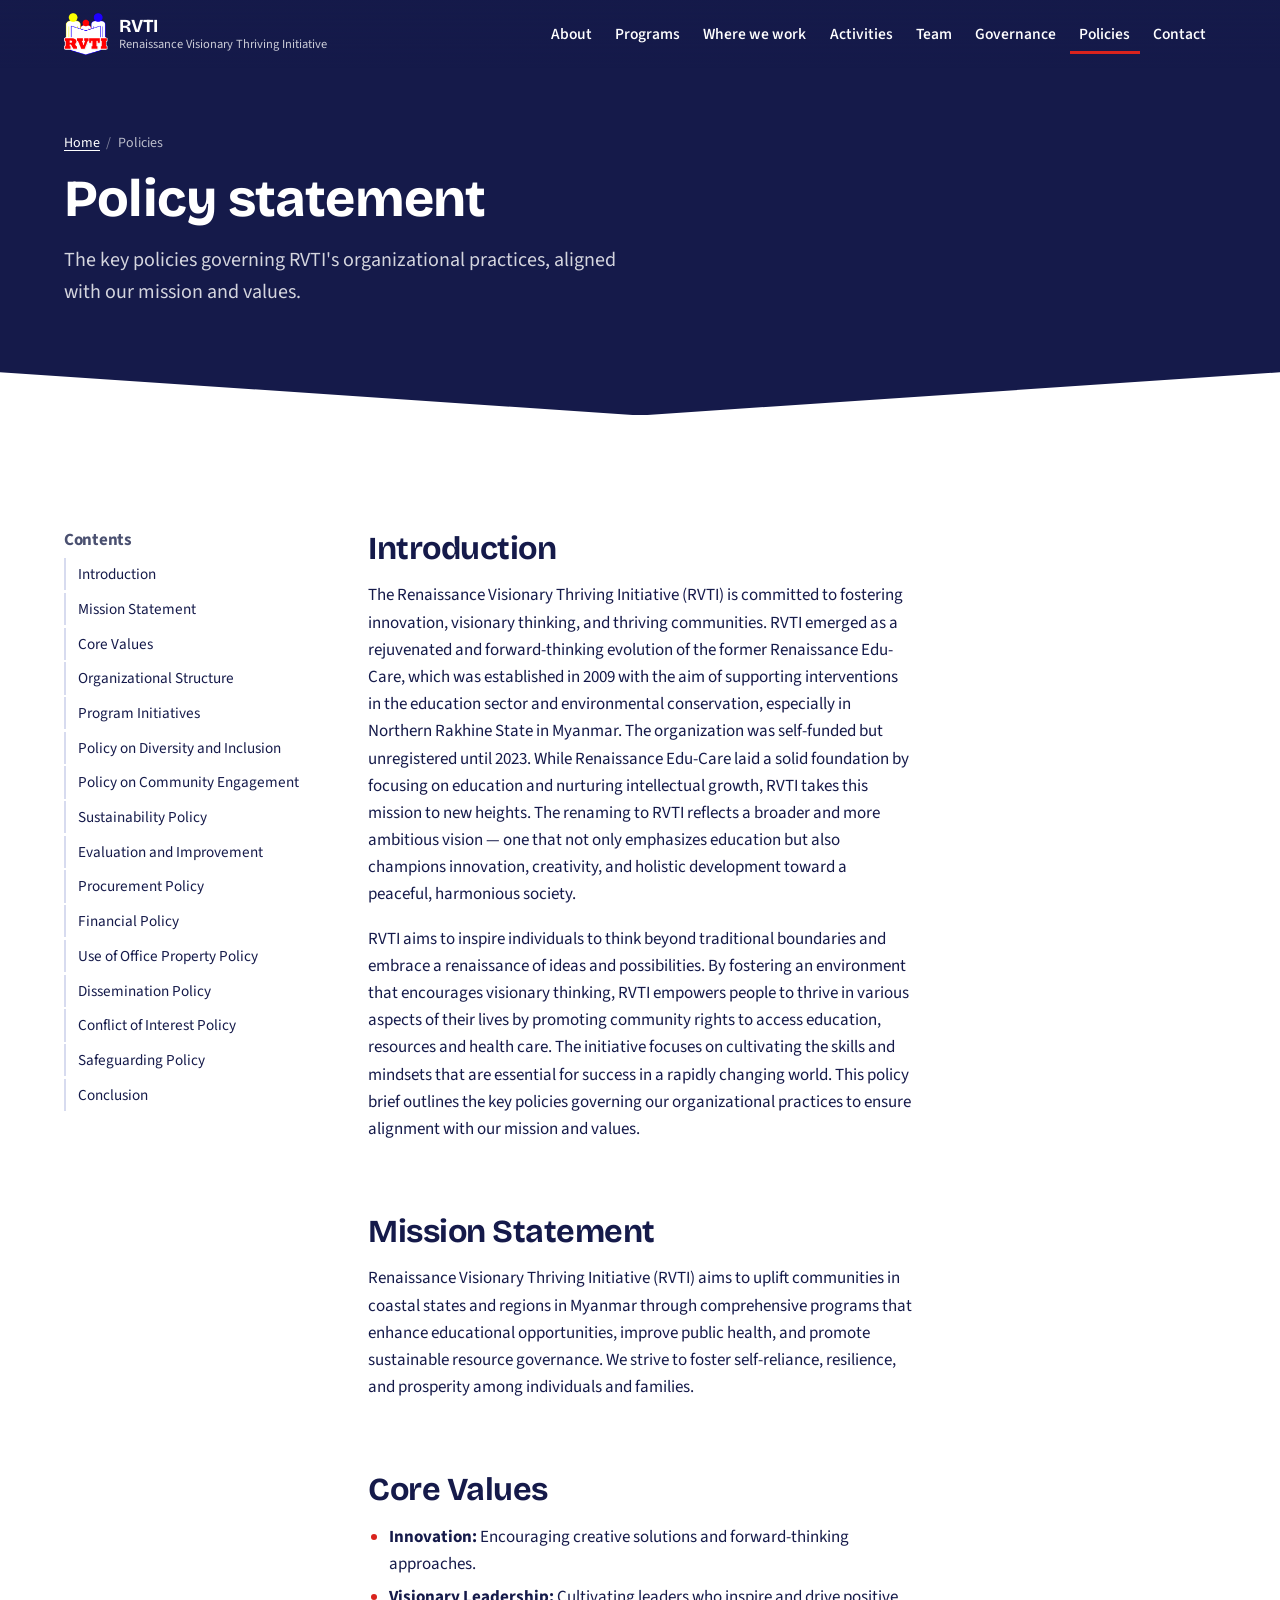
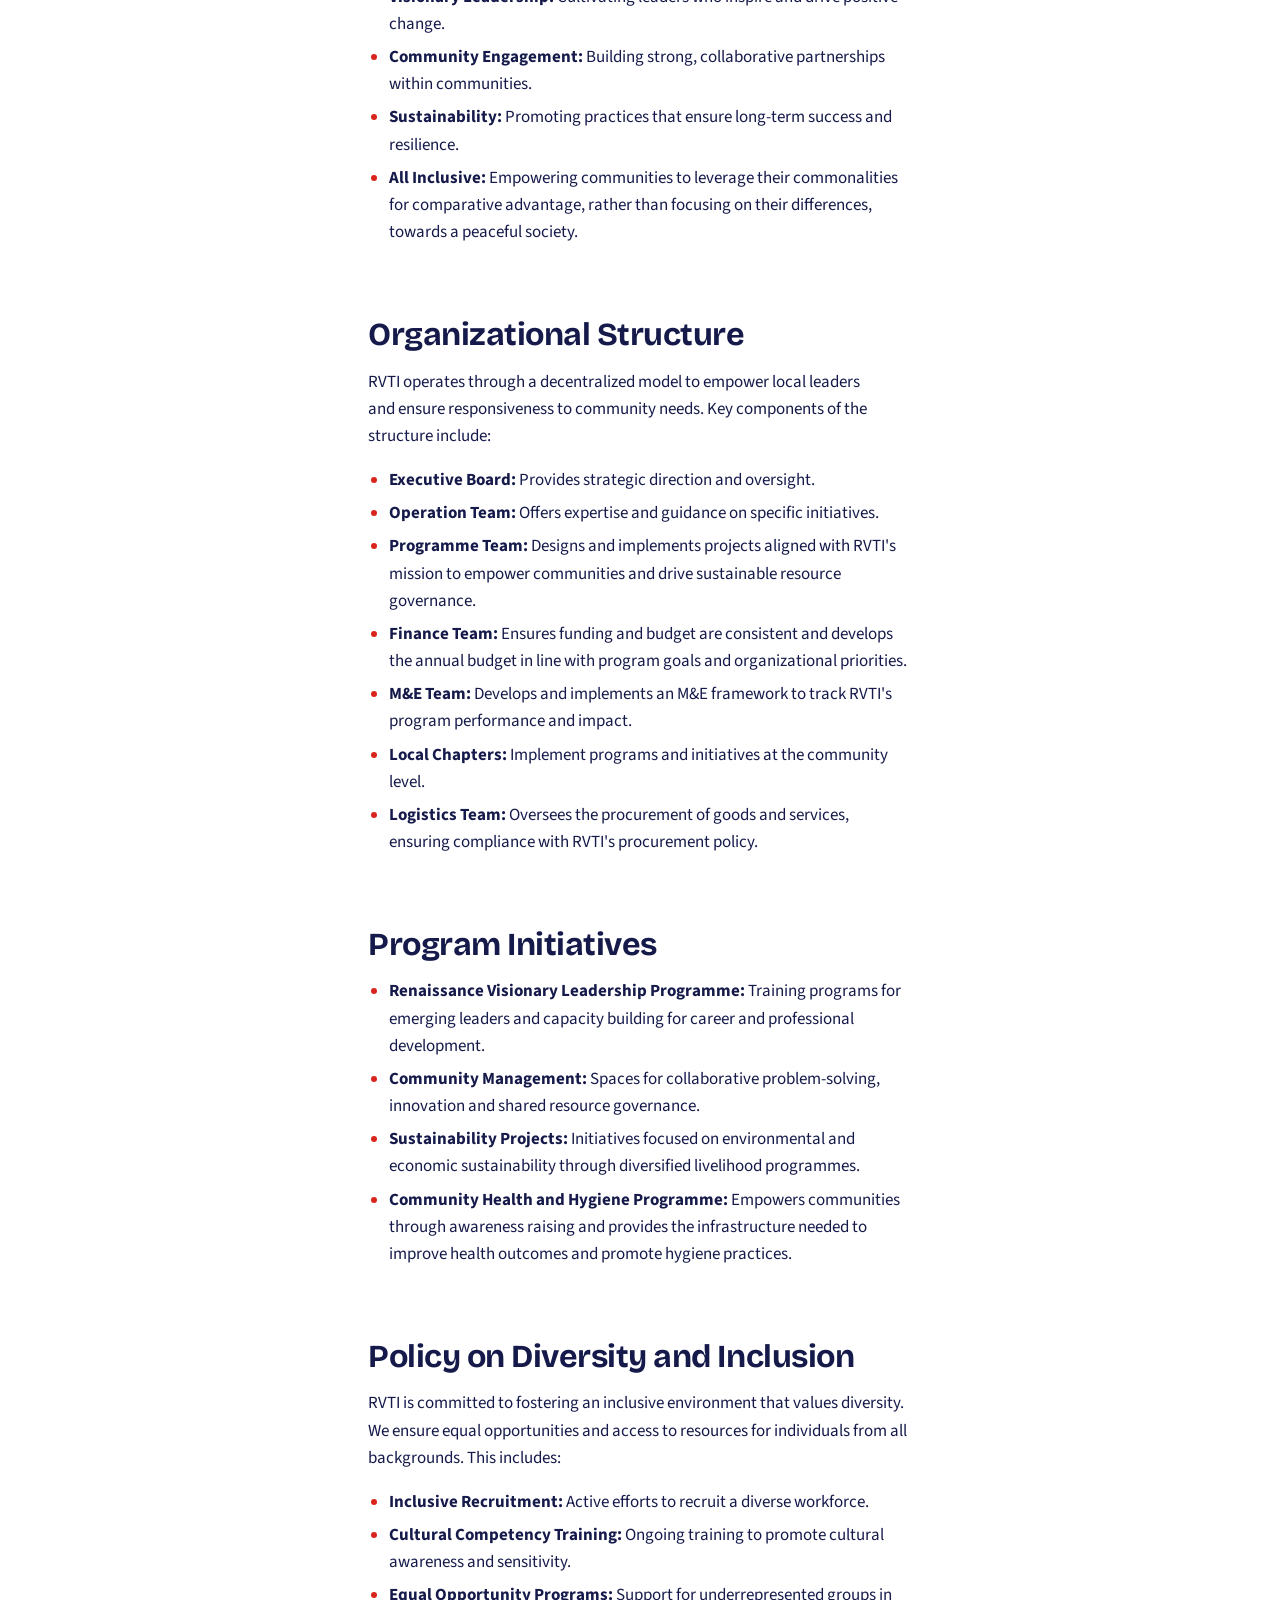
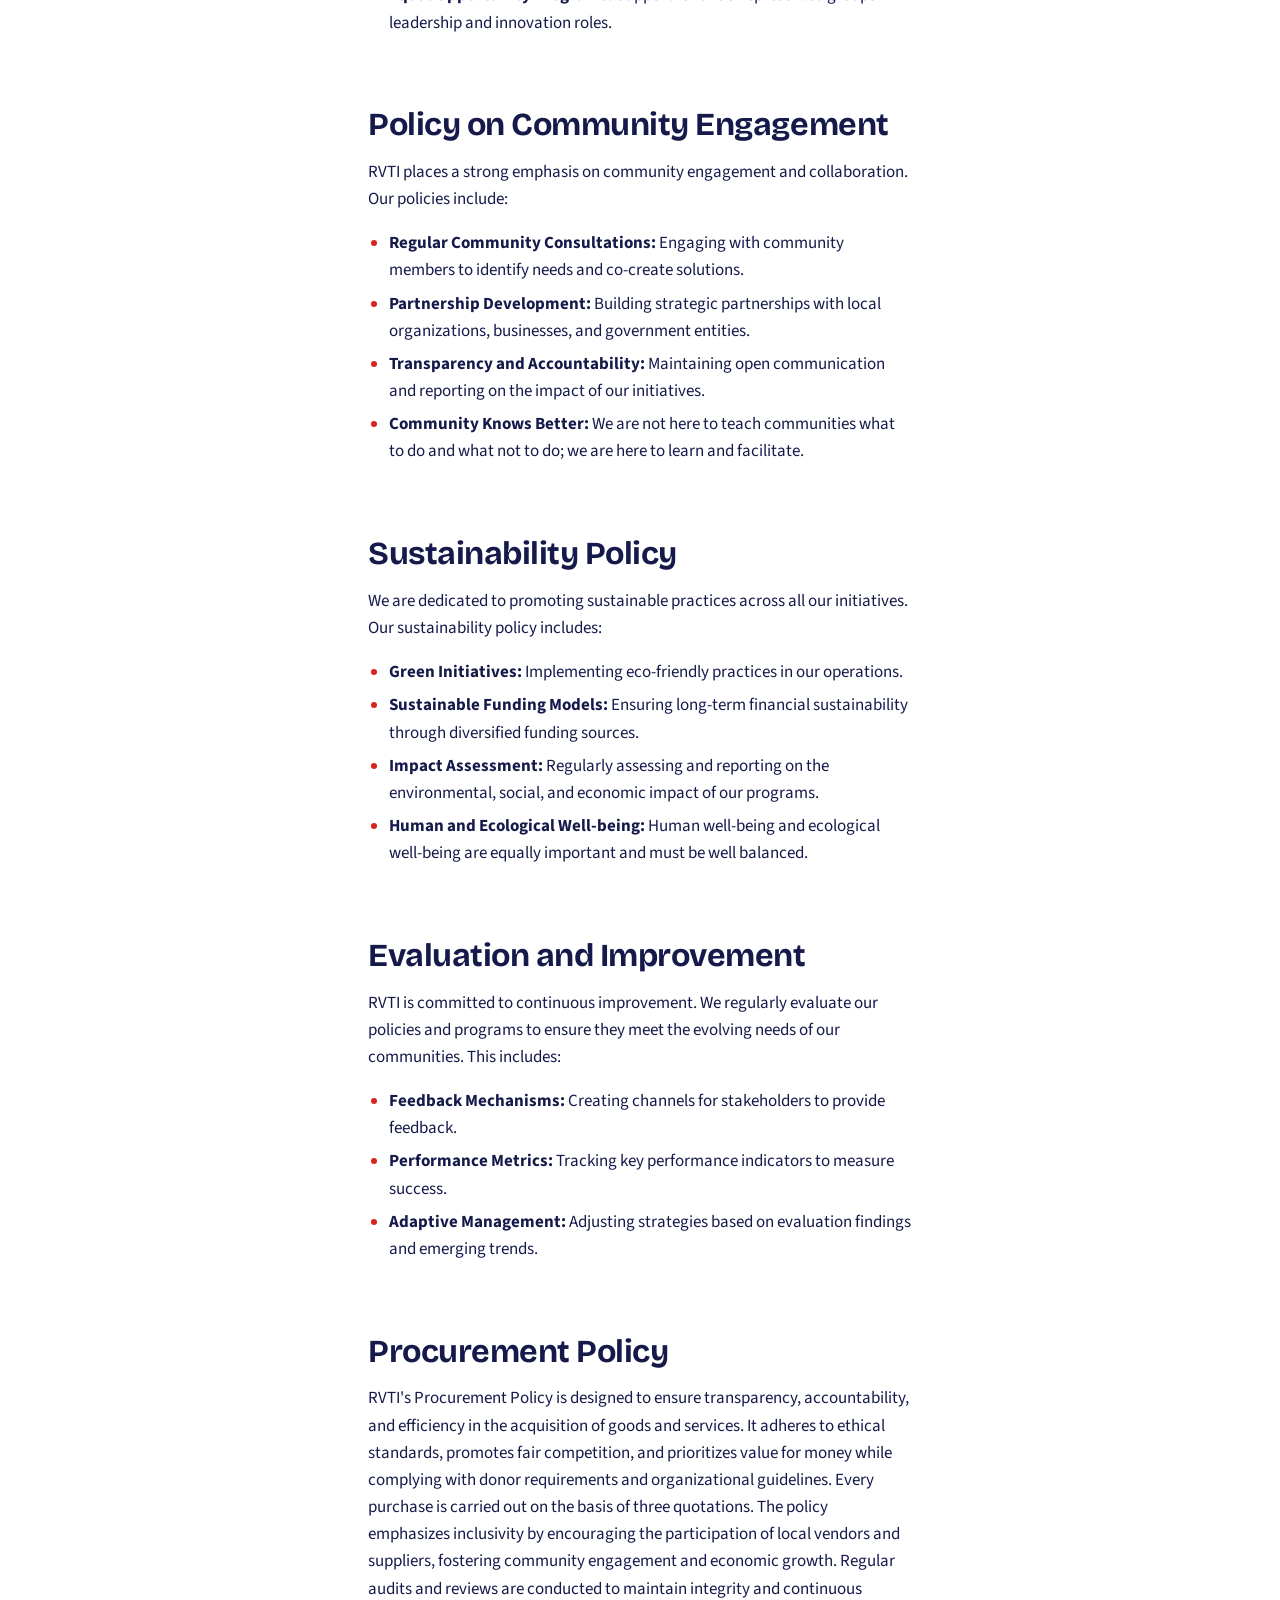
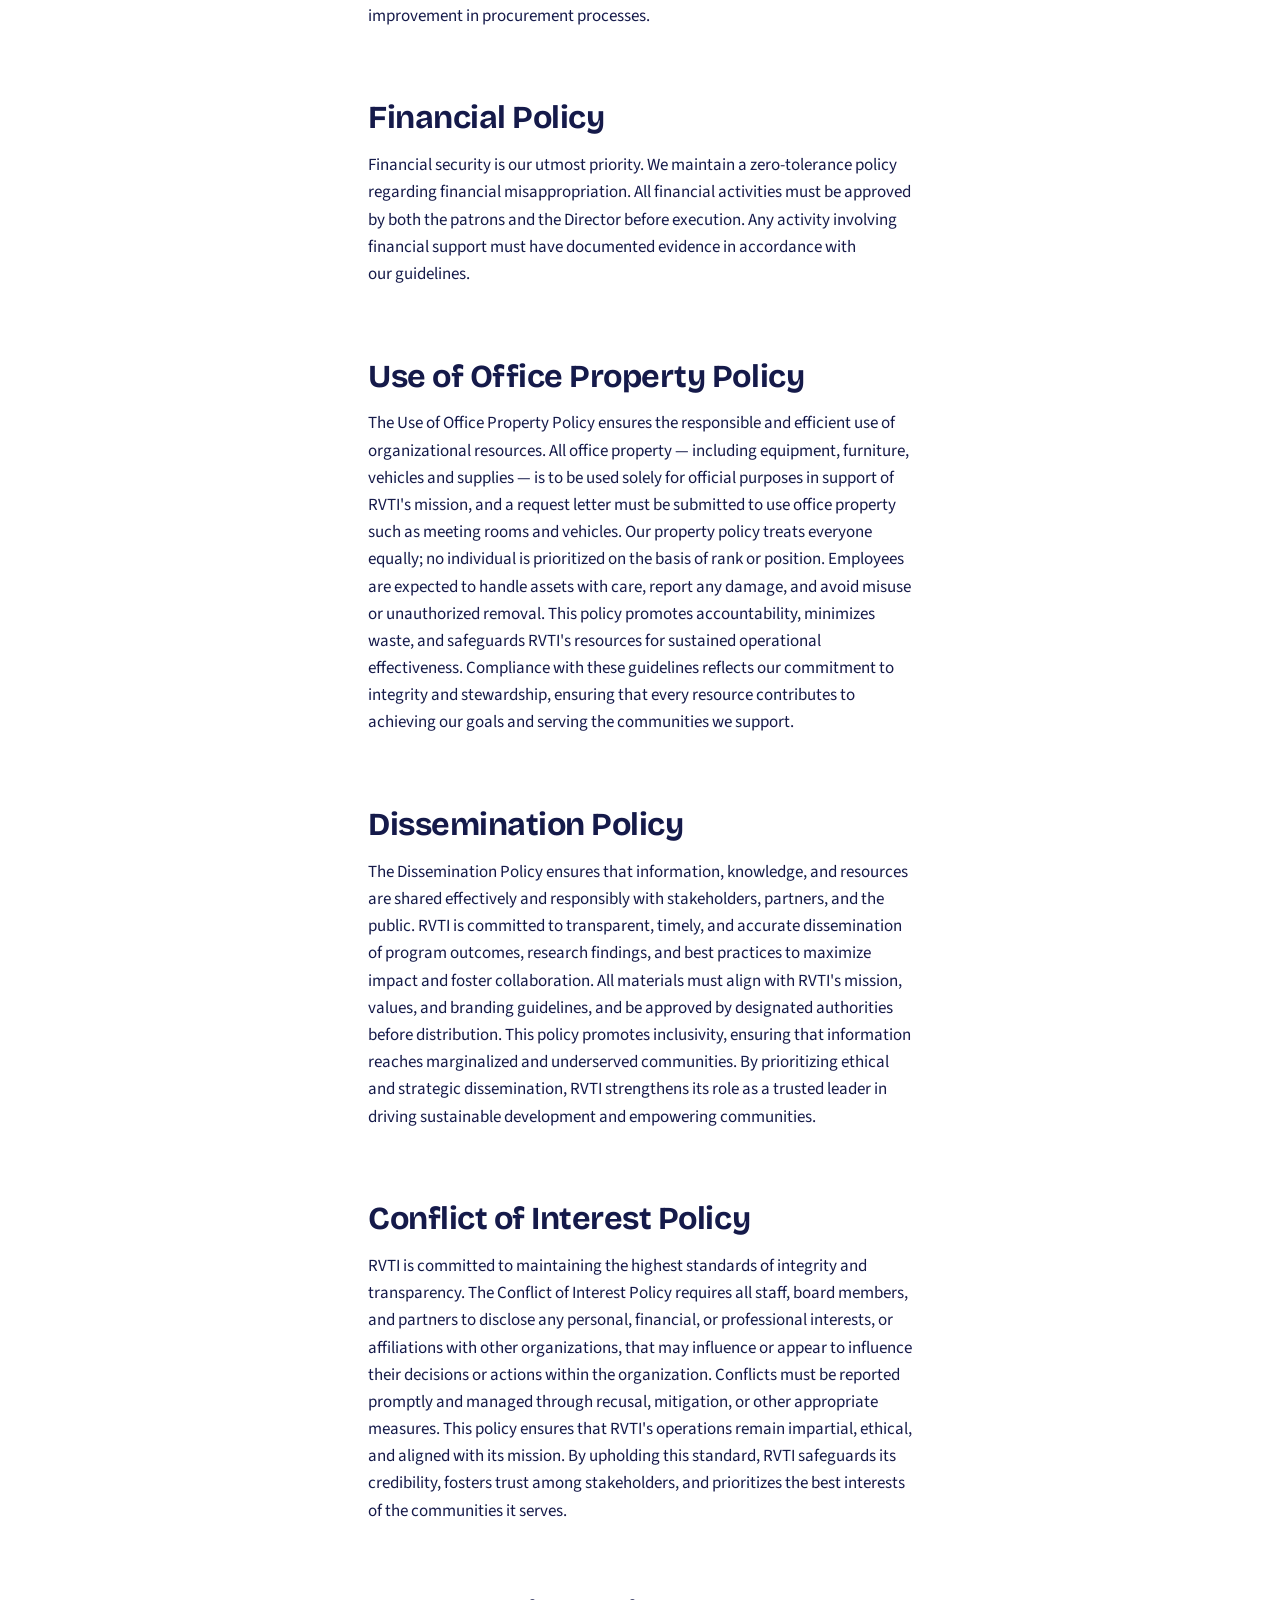
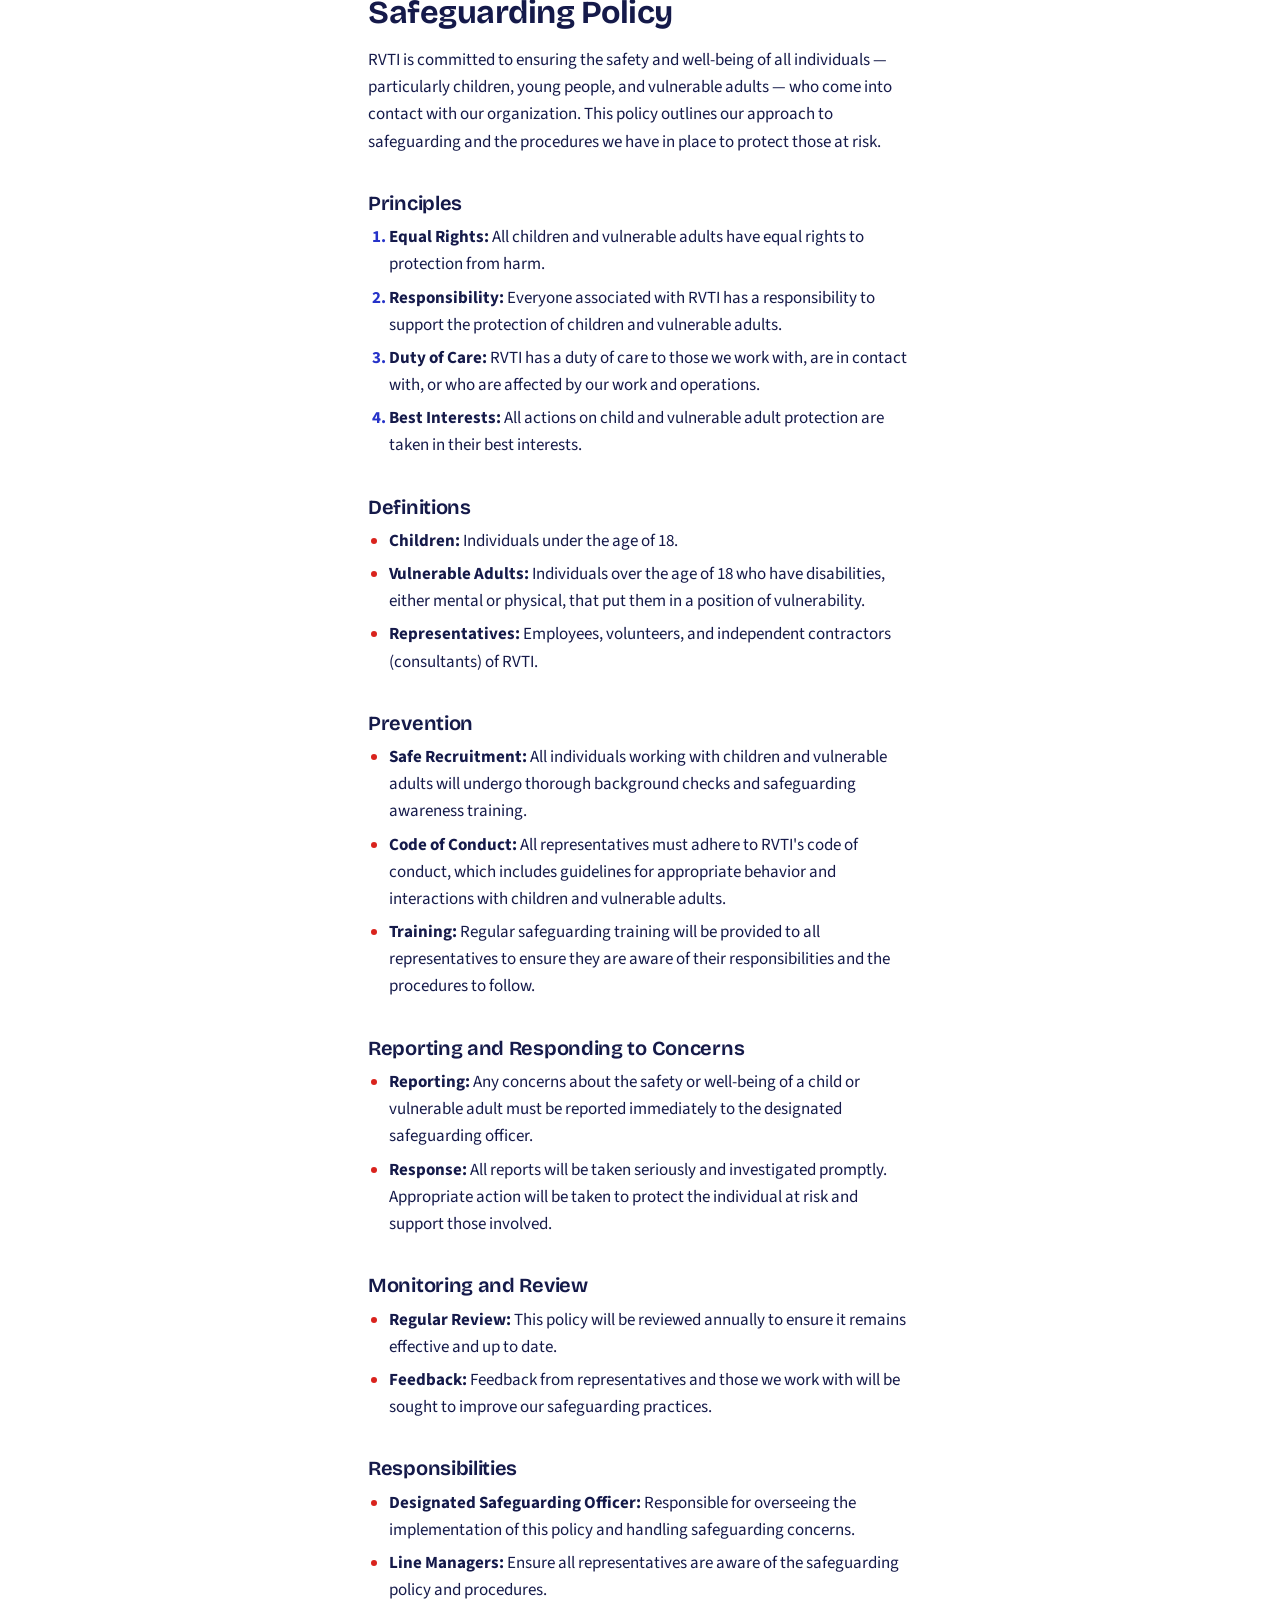
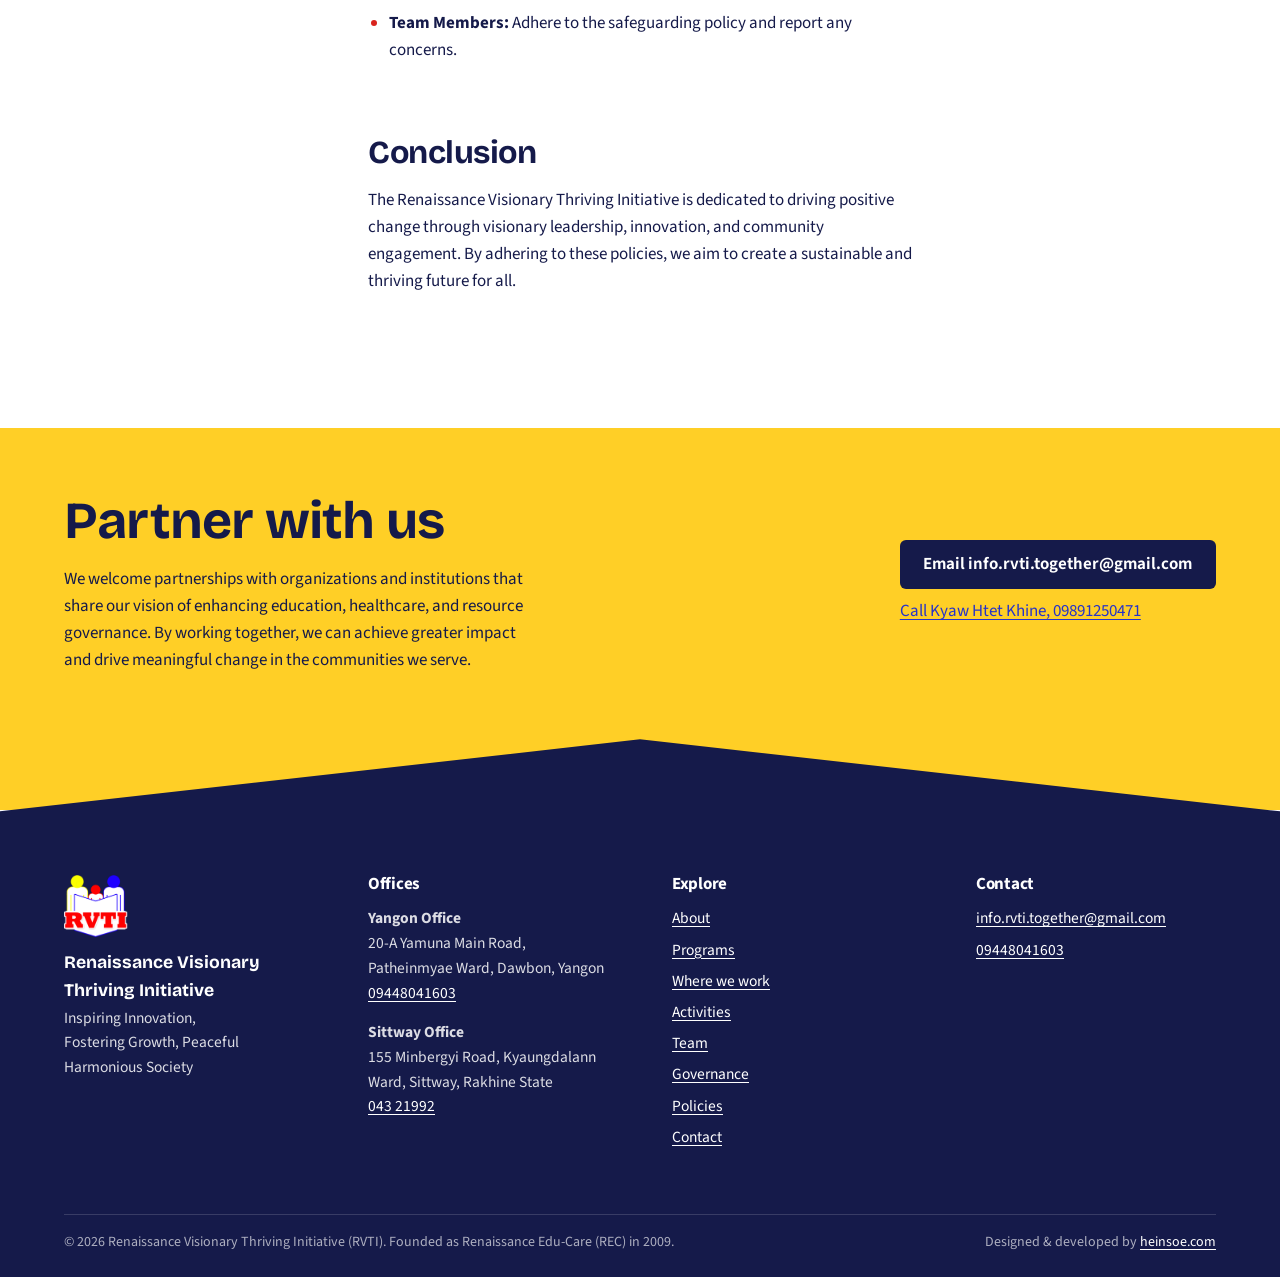
<file: policies.html>
<!doctype html>
<html lang="en">
<head>
<meta charset="utf-8">
<meta name="viewport" content="width=device-width, initial-scale=1">
<title>Policy Statement – Safeguarding, Finance and Procurement | RVTI</title>
<meta name="description" content="RVTI&#x27;s policy statement: safeguarding, conflict of interest, procurement, financial, diversity and inclusion, community engagement and sustainability policies.">
<meta name="robots" content="index, follow, max-image-preview:large">
<link rel="canonical" href="https://rvti-mm.org/policies.html">
<meta name="theme-color" content="#151a4a">
<meta property="og:type" content="website">
<meta property="og:site_name" content="Renaissance Visionary Thriving Initiative">
<meta property="og:locale" content="en_US">
<meta property="og:title" content="Policy Statement – Safeguarding, Finance and Procurement | RVTI">
<meta property="og:description" content="RVTI&#x27;s policy statement: safeguarding, conflict of interest, procurement, financial, diversity and inclusion, community engagement and sustainability policies.">
<meta property="og:url" content="https://rvti-mm.org/policies.html">
<meta property="og:image" content="https://rvti-mm.org/images/og.jpg">
<meta property="og:image:width" content="1200">
<meta property="og:image:height" content="630">
<meta property="og:image:alt" content="Children and volunteers at an RVTI community event">
<meta name="twitter:card" content="summary_large_image">
<meta name="twitter:title" content="Policy Statement – Safeguarding, Finance and Procurement | RVTI">
<meta name="twitter:description" content="RVTI&#x27;s policy statement: safeguarding, conflict of interest, procurement, financial, diversity and inclusion, community engagement and sustainability policies.">
<meta name="twitter:image" content="https://rvti-mm.org/images/og.jpg">
<link rel="icon" href="favicon.ico" sizes="48x48">
<link rel="icon" href="favicon-512.png" type="image/png">
<link rel="apple-touch-icon" href="apple-touch-icon.png">
<link rel="manifest" href="site.webmanifest">
<link rel="preload" href="fonts/bricolage-grotesque-latin-wght-normal.woff2" as="font" type="font/woff2" crossorigin>
<link rel="preload" href="fonts/source-sans-3-latin-wght-normal.woff2" as="font" type="font/woff2" crossorigin>
<link rel="stylesheet" href="css/style.css">
<script type="application/ld+json">{"@context": "https://schema.org", "@graph": [{"@type": "NGO", "@id": "https://rvti-mm.org/#organization", "name": "Renaissance Visionary Thriving Initiative", "alternateName": ["RVTI", "Renaissance Edu-Care (REC)"], "url": "https://rvti-mm.org/", "logo": "https://rvti-mm.org/images/logo.png", "image": "https://rvti-mm.org/images/og.jpg", "description": "Renaissance Visionary Thriving Initiative (RVTI) aims to uplift communities in coastal states and regions in Myanmar through comprehensive programs that enhance educational opportunities, improve public health, and promote sustainable resource governance. We strive to foster self-reliance, resilience, and prosperity among individuals and families.", "slogan": "Inspiring Innovation, Fostering Growth, Peaceful Harmonious Society", "foundingDate": "2009", "foundingLocation": {"@type": "Place", "name": "Sittway, Rakhine State, Myanmar"}, "email": "info.rvti.together@gmail.com", "telephone": "+959448041603", "nonprofitStatus": "Nonprofit", "knowsAbout": ["Education", "Resource Governance", "Health Care"], "address": {"@type": "PostalAddress", "streetAddress": "20-A Yamuna Main Road, Patheinmyae Ward", "addressLocality": "Dawbon Township", "addressRegion": "Yangon", "addressCountry": "MM"}, "areaServed": [{"@type": "AdministrativeArea", "name": "Rakhine State, Myanmar"}, {"@type": "AdministrativeArea", "name": "Ayeyarwady Region, Myanmar"}, {"@type": "AdministrativeArea", "name": "Tanintharyi Region, Myanmar"}], "location": [{"@type": "Place", "name": "RVTI Yangon Office", "telephone": "+959448041603", "address": {"@type": "PostalAddress", "streetAddress": "20-A Yamuna Main Road, Patheinmyae Ward, Dawbon, Yangon", "addressCountry": "MM"}}, {"@type": "Place", "name": "RVTI Sittway Office", "telephone": "+954321992", "address": {"@type": "PostalAddress", "streetAddress": "155 Minbergyi Road, Kyaungdalann Ward, Sittway, Rakhine State", "addressCountry": "MM"}}], "contactPoint": {"@type": "ContactPoint", "contactType": "community outreach", "name": "Kyaw Htet Khine", "telephone": "+959891250471", "email": "info.rvti.together@gmail.com", "availableLanguage": ["English", "Burmese"]}}, {"@type": "BreadcrumbList", "itemListElement": [{"@type": "ListItem", "position": 1, "name": "Home", "item": "https://rvti-mm.org/"}, {"@type": "ListItem", "position": 2, "name": "Policies", "item": "https://rvti-mm.org/policies.html"}]}]}</script>
</head>
<body>
<a class="skip" href="#main">Skip to content</a>
<header class="site-header">
  <div class="wrap">
    <a class="brand" href="index.html" aria-label="Renaissance Visionary Thriving Initiative home">
      <img src="images/logo-160.png" alt="" width="160" height="155">
      <span class="brand-name"><strong>RVTI</strong><span>Renaissance Visionary Thriving Initiative</span></span>
    </a>
    <nav class="nav-desktop" aria-label="Main"><ul><li><a href="about.html">About</a></li><li><a href="programs.html">Programs</a></li><li><a href="where-we-work.html">Where we work</a></li><li><a href="activities.html">Activities</a></li><li><a href="team.html">Team</a></li><li><a href="governance.html">Governance</a></li><li><a href="policies.html" aria-current="page">Policies</a></li><li><a href="contact.html">Contact</a></li></ul></nav>
    <details class="nav-mobile">
      <summary aria-label="Open menu">Menu</summary>
      <nav aria-label="Main (mobile)"><ul><li><a href="about.html">About</a></li><li><a href="programs.html">Programs</a></li><li><a href="where-we-work.html">Where we work</a></li><li><a href="activities.html">Activities</a></li><li><a href="team.html">Team</a></li><li><a href="governance.html">Governance</a></li><li><a href="policies.html" aria-current="page">Policies</a></li><li><a href="contact.html">Contact</a></li></ul></nav>
    </details>
  </div>
</header>
<script>{const h=document.querySelector(".site-header"),t=()=>h.classList.toggle("scrolled",scrollY>=16);t();addEventListener("scroll",t,{passive:true})}</script>
<main id="main">
<div class="page-head">
  <div class="wrap">
    <nav class="crumbs" aria-label="Breadcrumb"><ol><li><a href="index.html">Home</a></li><li aria-current="page">Policies</li></ol></nav>
    <h1>Policy statement</h1>
    <p>The key policies governing RVTI&#x27;s organizational practices, aligned with our mission and values.</p>
  </div>
</div>
<section class="section"><div class="wrap with-toc"><nav class="toc" aria-labelledby="toc-title"><h2 id="toc-title">Contents</h2><ol><li><a href="#introduction">Introduction</a></li><li><a href="#mission-statement">Mission Statement</a></li><li><a href="#core-values">Core Values</a></li><li><a href="#organizational-structure">Organizational Structure</a></li><li><a href="#program-initiatives">Program Initiatives</a></li><li><a href="#policy-on-diversity-and-inclusion">Policy on Diversity and Inclusion</a></li><li><a href="#policy-on-community-engagement">Policy on Community Engagement</a></li><li><a href="#sustainability-policy">Sustainability Policy</a></li><li><a href="#evaluation-and-improvement">Evaluation and Improvement</a></li><li><a href="#procurement-policy">Procurement Policy</a></li><li><a href="#financial-policy">Financial Policy</a></li><li><a href="#use-of-office-property-policy">Use of Office Property Policy</a></li><li><a href="#dissemination-policy">Dissemination Policy</a></li><li><a href="#conflict-of-interest-policy">Conflict of Interest Policy</a></li><li><a href="#safeguarding-policy">Safeguarding Policy</a></li><li><a href="#conclusion">Conclusion</a></li></ol></nav><div class="prose"><h2 id="introduction">Introduction</h2>
<p>The Renaissance Visionary Thriving Initiative (RVTI) is committed to fostering innovation, visionary thinking, and thriving communities. RVTI emerged as a rejuvenated and forward-thinking evolution of the former Renaissance Edu-Care, which was established in 2009 with the aim of supporting interventions in the education sector and environmental conservation, especially in Northern Rakhine State in Myanmar. The organization was self-funded but unregistered until 2023. While Renaissance Edu-Care laid a solid foundation by focusing on education and nurturing intellectual growth, RVTI takes this mission to new heights. The renaming to RVTI reflects a broader and more ambitious vision — one that not only emphasizes education but also champions innovation, creativity, and holistic development toward a peaceful, harmonious society.</p>
<p>RVTI aims to inspire individuals to think beyond traditional boundaries and embrace a renaissance of ideas and possibilities. By fostering an environment that encourages visionary thinking, RVTI empowers people to thrive in various aspects of their lives by promoting community rights to access education, resources and health care. The initiative focuses on cultivating the skills and mindsets that are essential for success in a rapidly changing world. This policy brief outlines the key policies governing our organizational practices to ensure alignment with our mission and values.</p>
<h2 id="mission-statement">Mission Statement</h2>
<p>Renaissance Visionary Thriving Initiative (RVTI) aims to uplift communities in coastal states and regions in Myanmar through comprehensive programs that enhance educational opportunities, improve public health, and promote sustainable resource governance. We strive to foster self-reliance, resilience, and prosperity among individuals and families.</p>
<h2 id="core-values">Core Values</h2>
<ul>
<li><strong>Innovation:</strong> Encouraging creative solutions and forward-thinking approaches.</li>
<li><strong>Visionary Leadership:</strong> Cultivating leaders who inspire and drive positive change.</li>
<li><strong>Community Engagement:</strong> Building strong, collaborative partnerships within communities.</li>
<li><strong>Sustainability:</strong> Promoting practices that ensure long-term success and resilience.</li>
<li><strong>All Inclusive:</strong> Empowering communities to leverage their commonalities for comparative advantage, rather than focusing on their differences, towards a peaceful society.</li>
</ul>
<h2 id="organizational-structure">Organizational Structure</h2>
<p>RVTI operates through a decentralized model to empower local leaders and ensure responsiveness to community needs. Key components of the structure include:</p>
<ul>
<li><strong>Executive Board:</strong> Provides strategic direction and oversight.</li>
<li><strong>Operation Team:</strong> Offers expertise and guidance on specific initiatives.</li>
<li><strong>Programme Team:</strong> Designs and implements projects aligned with RVTI&#x27;s mission to empower communities and drive sustainable resource governance.</li>
<li><strong>Finance Team:</strong> Ensures funding and budget are consistent and develops the annual budget in line with program goals and organizational priorities.</li>
<li><strong>M&amp;E Team:</strong> Develops and implements an M&amp;E framework to track RVTI&#x27;s program performance and impact.</li>
<li><strong>Local Chapters:</strong> Implement programs and initiatives at the community level.</li>
<li><strong>Logistics Team:</strong> Oversees the procurement of goods and services, ensuring compliance with RVTI&#x27;s procurement policy.</li>
</ul>
<h2 id="program-initiatives">Program Initiatives</h2>
<ul>
<li><strong>Renaissance Visionary Leadership Programme:</strong> Training programs for emerging leaders and capacity building for career and professional development.</li>
<li><strong>Community Management:</strong> Spaces for collaborative problem-solving, innovation and shared resource governance.</li>
<li><strong>Sustainability Projects:</strong> Initiatives focused on environmental and economic sustainability through diversified livelihood programmes.</li>
<li><strong>Community Health and Hygiene Programme:</strong> Empowers communities through awareness raising and provides the infrastructure needed to improve health outcomes and promote hygiene practices.</li>
</ul>
<h2 id="policy-on-diversity-and-inclusion">Policy on Diversity and Inclusion</h2>
<p>RVTI is committed to fostering an inclusive environment that values diversity. We ensure equal opportunities and access to resources for individuals from all backgrounds. This includes:</p>
<ul>
<li><strong>Inclusive Recruitment:</strong> Active efforts to recruit a diverse workforce.</li>
<li><strong>Cultural Competency Training:</strong> Ongoing training to promote cultural awareness and sensitivity.</li>
<li><strong>Equal Opportunity Programs:</strong> Support for underrepresented groups in leadership and innovation roles.</li>
</ul>
<h2 id="policy-on-community-engagement">Policy on Community Engagement</h2>
<p>RVTI places a strong emphasis on community engagement and collaboration. Our policies include:</p>
<ul>
<li><strong>Regular Community Consultations:</strong> Engaging with community members to identify needs and co-create solutions.</li>
<li><strong>Partnership Development:</strong> Building strategic partnerships with local organizations, businesses, and government entities.</li>
<li><strong>Transparency and Accountability:</strong> Maintaining open communication and reporting on the impact of our initiatives.</li>
<li><strong>Community Knows Better:</strong> We are not here to teach communities what to do and what not to do; we are here to learn and facilitate.</li>
</ul>
<h2 id="sustainability-policy">Sustainability Policy</h2>
<p>We are dedicated to promoting sustainable practices across all our initiatives. Our sustainability policy includes:</p>
<ul>
<li><strong>Green Initiatives:</strong> Implementing eco-friendly practices in our operations.</li>
<li><strong>Sustainable Funding Models:</strong> Ensuring long-term financial sustainability through diversified funding sources.</li>
<li><strong>Impact Assessment:</strong> Regularly assessing and reporting on the environmental, social, and economic impact of our programs.</li>
<li><strong>Human and Ecological Well-being:</strong> Human well-being and ecological well-being are equally important and must be well balanced.</li>
</ul>
<h2 id="evaluation-and-improvement">Evaluation and Improvement</h2>
<p>RVTI is committed to continuous improvement. We regularly evaluate our policies and programs to ensure they meet the evolving needs of our communities. This includes:</p>
<ul>
<li><strong>Feedback Mechanisms:</strong> Creating channels for stakeholders to provide feedback.</li>
<li><strong>Performance Metrics:</strong> Tracking key performance indicators to measure success.</li>
<li><strong>Adaptive Management:</strong> Adjusting strategies based on evaluation findings and emerging trends.</li>
</ul>
<h2 id="procurement-policy">Procurement Policy</h2>
<p>RVTI&#x27;s Procurement Policy is designed to ensure transparency, accountability, and efficiency in the acquisition of goods and services. It adheres to ethical standards, promotes fair competition, and prioritizes value for money while complying with donor requirements and organizational guidelines. Every purchase is carried out on the basis of three quotations. The policy emphasizes inclusivity by encouraging the participation of local vendors and suppliers, fostering community engagement and economic growth. Regular audits and reviews are conducted to maintain integrity and continuous improvement in procurement processes.</p>
<h2 id="financial-policy">Financial Policy</h2>
<p>Financial security is our utmost priority. We maintain a zero-tolerance policy regarding financial misappropriation. All financial activities must be approved by both the patrons and the Director before execution. Any activity involving financial support must have documented evidence in accordance with our guidelines.</p>
<h2 id="use-of-office-property-policy">Use of Office Property Policy</h2>
<p>The Use of Office Property Policy ensures the responsible and efficient use of organizational resources. All office property — including equipment, furniture, vehicles and supplies — is to be used solely for official purposes in support of RVTI&#x27;s mission, and a request letter must be submitted to use office property such as meeting rooms and vehicles. Our property policy treats everyone equally; no individual is prioritized on the basis of rank or position. Employees are expected to handle assets with care, report any damage, and avoid misuse or unauthorized removal. This policy promotes accountability, minimizes waste, and safeguards RVTI&#x27;s resources for sustained operational effectiveness. Compliance with these guidelines reflects our commitment to integrity and stewardship, ensuring that every resource contributes to achieving our goals and serving the communities we support.</p>
<h2 id="dissemination-policy">Dissemination Policy</h2>
<p>The Dissemination Policy ensures that information, knowledge, and resources are shared effectively and responsibly with stakeholders, partners, and the public. RVTI is committed to transparent, timely, and accurate dissemination of program outcomes, research findings, and best practices to maximize impact and foster collaboration. All materials must align with RVTI&#x27;s mission, values, and branding guidelines, and be approved by designated authorities before distribution. This policy promotes inclusivity, ensuring that information reaches marginalized and underserved communities. By prioritizing ethical and strategic dissemination, RVTI strengthens its role as a trusted leader in driving sustainable development and empowering communities.</p>
<h2 id="conflict-of-interest-policy">Conflict of Interest Policy</h2>
<p>RVTI is committed to maintaining the highest standards of integrity and transparency. The Conflict of Interest Policy requires all staff, board members, and partners to disclose any personal, financial, or professional interests, or affiliations with other organizations, that may influence or appear to influence their decisions or actions within the organization. Conflicts must be reported promptly and managed through recusal, mitigation, or other appropriate measures. This policy ensures that RVTI&#x27;s operations remain impartial, ethical, and aligned with its mission. By upholding this standard, RVTI safeguards its credibility, fosters trust among stakeholders, and prioritizes the best interests of the communities it serves.</p>
<h2 id="safeguarding-policy">Safeguarding Policy</h2>
<p>RVTI is committed to ensuring the safety and well-being of all individuals — particularly children, young people, and vulnerable adults — who come into contact with our organization. This policy outlines our approach to safeguarding and the procedures we have in place to protect those at risk.</p>
<h3 id="principles">Principles</h3>
<ol>
<li><strong>Equal Rights:</strong> All children and vulnerable adults have equal rights to protection from harm.</li>
<li><strong>Responsibility:</strong> Everyone associated with RVTI has a responsibility to support the protection of children and vulnerable adults.</li>
<li><strong>Duty of Care:</strong> RVTI has a duty of care to those we work with, are in contact with, or who are affected by our work and operations.</li>
<li><strong>Best Interests:</strong> All actions on child and vulnerable adult protection are taken in their best interests.</li>
</ol>
<h3 id="definitions">Definitions</h3>
<ul>
<li><strong>Children:</strong> Individuals under the age of 18.</li>
<li><strong>Vulnerable Adults:</strong> Individuals over the age of 18 who have disabilities, either mental or physical, that put them in a position of vulnerability.</li>
<li><strong>Representatives:</strong> Employees, volunteers, and independent contractors (consultants) of RVTI.</li>
</ul>
<h3 id="prevention">Prevention</h3>
<ul>
<li><strong>Safe Recruitment:</strong> All individuals working with children and vulnerable adults will undergo thorough background checks and safeguarding awareness training.</li>
<li><strong>Code of Conduct:</strong> All representatives must adhere to RVTI&#x27;s code of conduct, which includes guidelines for appropriate behavior and interactions with children and vulnerable adults.</li>
<li><strong>Training:</strong> Regular safeguarding training will be provided to all representatives to ensure they are aware of their responsibilities and the procedures to follow.</li>
</ul>
<h3 id="reporting-and-responding-to-concerns">Reporting and Responding to Concerns</h3>
<ul>
<li><strong>Reporting:</strong> Any concerns about the safety or well-being of a child or vulnerable adult must be reported immediately to the designated safeguarding officer.</li>
<li><strong>Response:</strong> All reports will be taken seriously and investigated promptly. Appropriate action will be taken to protect the individual at risk and support those involved.</li>
</ul>
<h3 id="monitoring-and-review">Monitoring and Review</h3>
<ul>
<li><strong>Regular Review:</strong> This policy will be reviewed annually to ensure it remains effective and up to date.</li>
<li><strong>Feedback:</strong> Feedback from representatives and those we work with will be sought to improve our safeguarding practices.</li>
</ul>
<h3 id="responsibilities">Responsibilities</h3>
<ul>
<li><strong>Designated Safeguarding Officer:</strong> Responsible for overseeing the implementation of this policy and handling safeguarding concerns.</li>
<li><strong>Line Managers:</strong> Ensure all representatives are aware of the safeguarding policy and procedures.</li>
<li><strong>Team Members:</strong> Adhere to the safeguarding policy and report any concerns.</li>
</ul>
<h2 id="conclusion">Conclusion</h2>
<p>The Renaissance Visionary Thriving Initiative is dedicated to driving positive change through visionary leadership, innovation, and community engagement. By adhering to these policies, we aim to create a sustainable and thriving future for all.</p></div></div></section>
<section class="partner" aria-labelledby="partner-title">
  <div class="wrap">
    <div>
      <h2 id="partner-title">Partner with us</h2>
      <p>We welcome partnerships with organizations and institutions that share our vision of enhancing education, healthcare, and resource governance. By working together, we can achieve greater impact and drive meaningful change in the communities we serve.</p>
    </div>
    <div class="partner-links">
      <a class="btn btn-primary" href="mailto:info.rvti.together@gmail.com">Email info.rvti.together@gmail.com</a>
      <a href="tel:+959891250471">Call Kyaw Htet Khine, 09891250471</a>
    </div>
  </div>
</section>
</main>
<footer class="site-footer">
  <div class="wrap">
    <div class="footer-grid">
      <div class="footer-brand">
        <img src="images/logo-160.png" alt="RVTI logo" width="160" height="155" loading="lazy">
        <strong>Renaissance Visionary Thriving Initiative</strong>
        <p>Inspiring Innovation, Fostering Growth, Peaceful Harmonious Society</p>
      </div>
      <div><h2>Offices</h2><address><strong>Yangon Office</strong><br>20-A Yamuna Main Road, Patheinmyae Ward, Dawbon, Yangon<br><a href="tel:+959448041603">09448041603</a></address><address><strong>Sittway Office</strong><br>155 Minbergyi Road, Kyaungdalann Ward, Sittway, Rakhine State<br><a href="tel:+954321992">043 21992</a></address></div>
      <div><h2>Explore</h2><ul><li><a href="about.html">About</a></li><li><a href="programs.html">Programs</a></li><li><a href="where-we-work.html">Where we work</a></li><li><a href="activities.html">Activities</a></li><li><a href="team.html">Team</a></li><li><a href="governance.html">Governance</a></li><li><a href="policies.html">Policies</a></li><li><a href="contact.html">Contact</a></li></ul></div>
      <div><h2>Contact</h2><ul>
        <li><a href="mailto:info.rvti.together@gmail.com">info.rvti.together@gmail.com</a></li>
        <li><a href="tel:+959448041603">09448041603</a></li>
      </ul></div>
    </div>
    <div class="footer-bottom">
      <p>© 2026 Renaissance Visionary Thriving Initiative (RVTI). Founded as Renaissance Edu-Care (REC) in 2009.</p>
      <p>Designed &amp; developed by <a href="https://www.heinsoe.com" rel="noopener">heinsoe.com</a></p>
    </div>
  </div>
</footer>
</body>
</html>
</file>
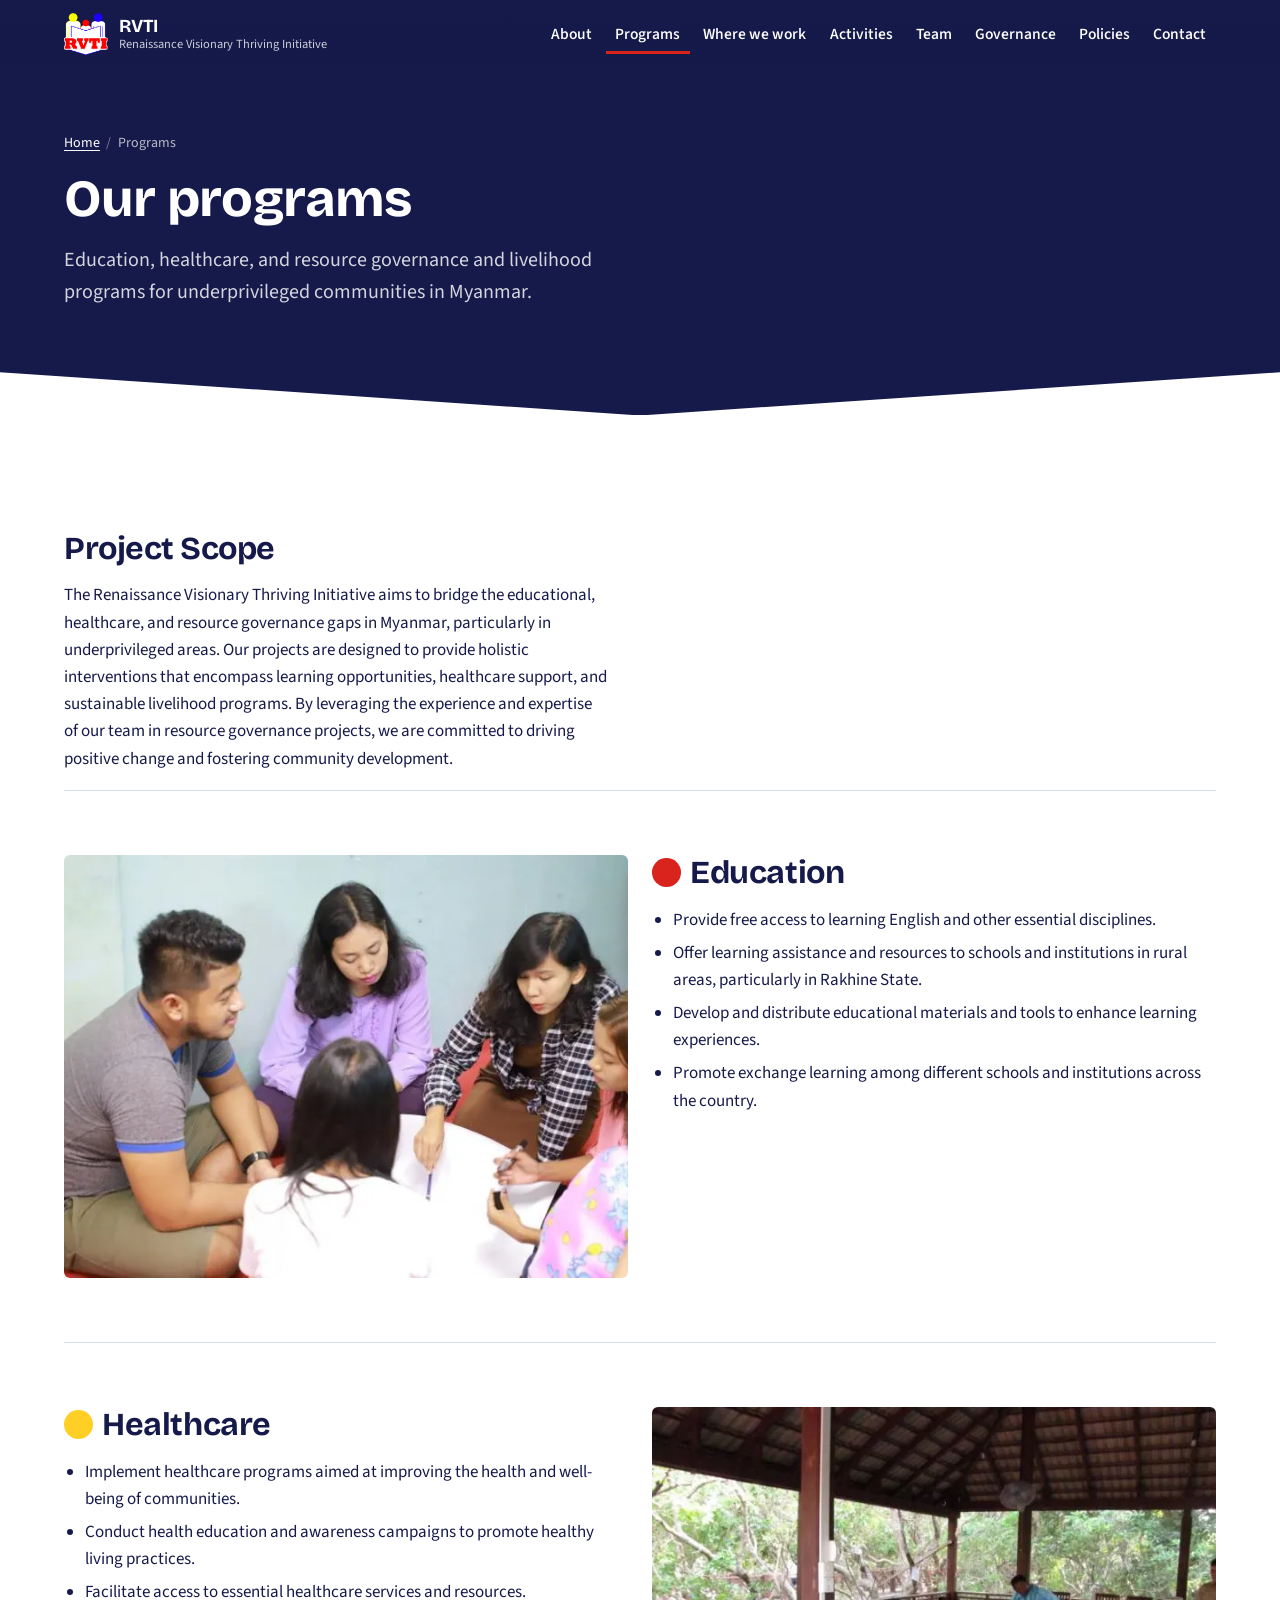
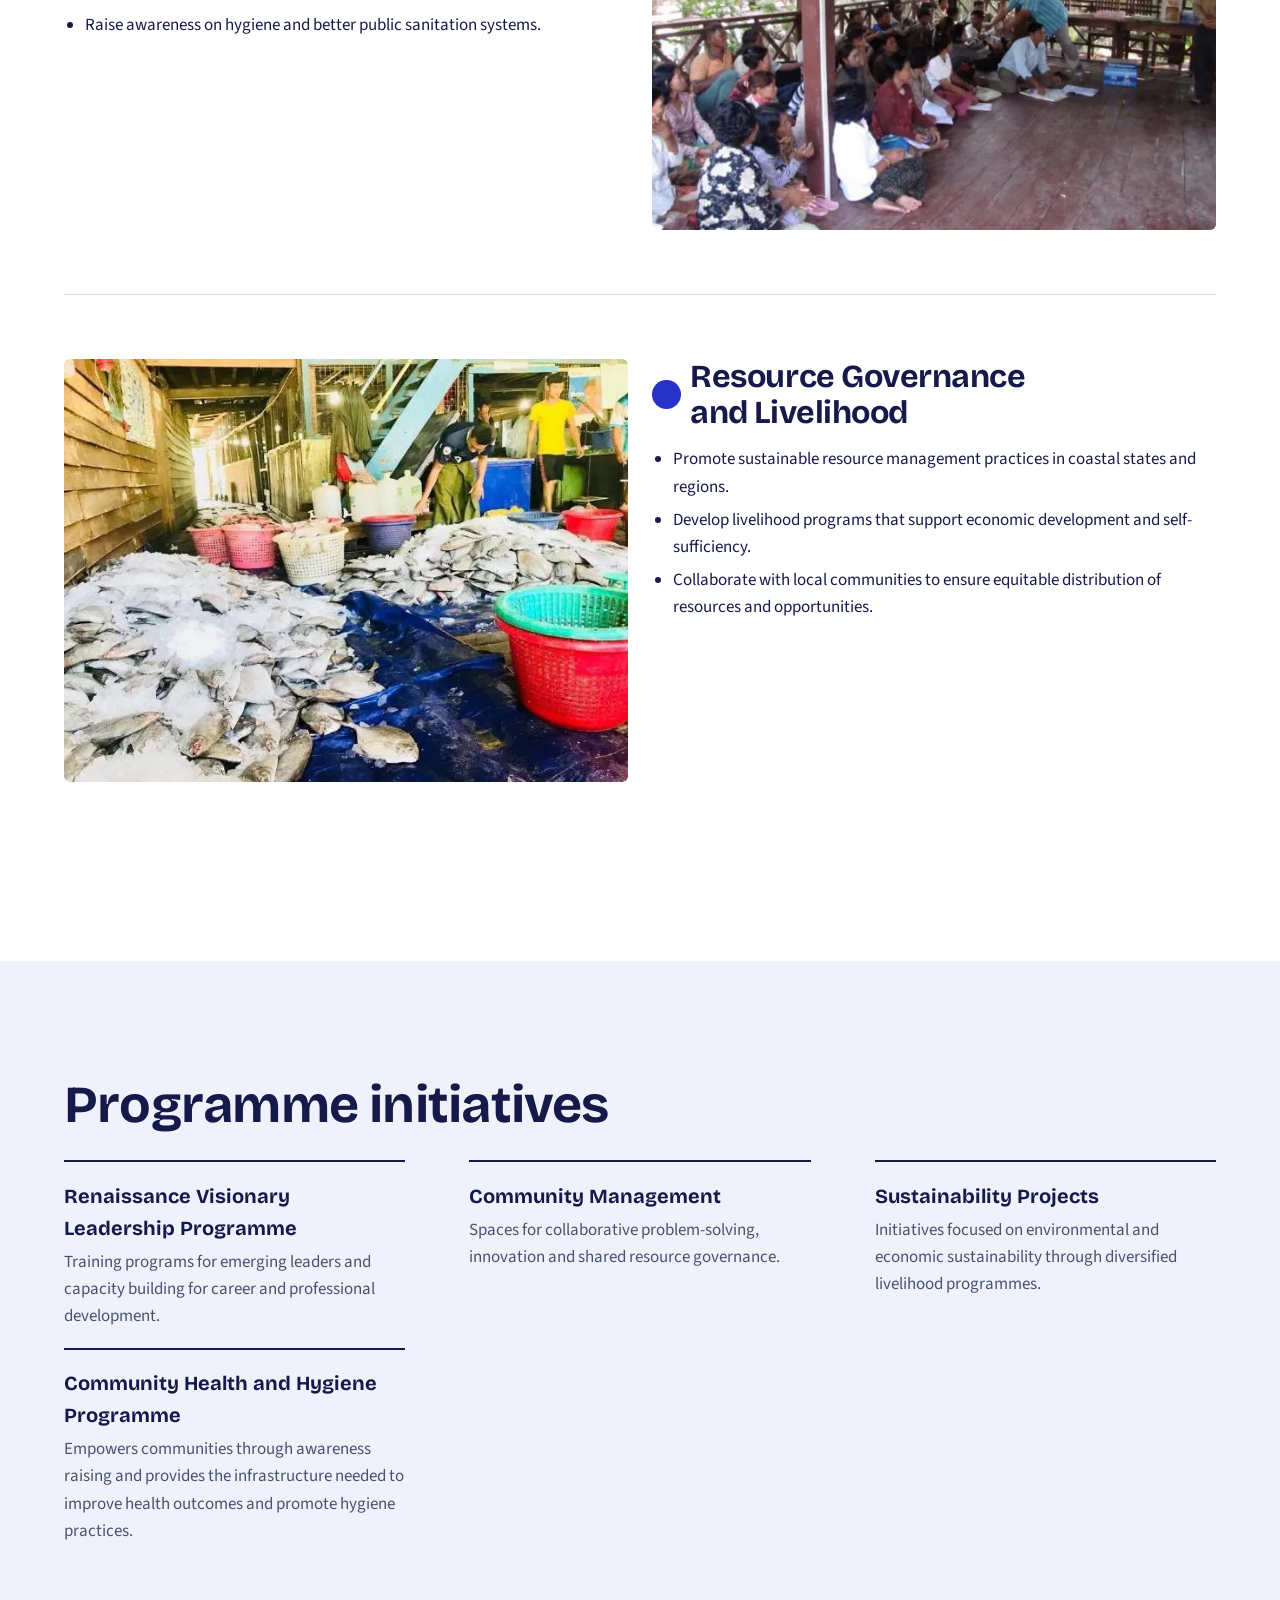
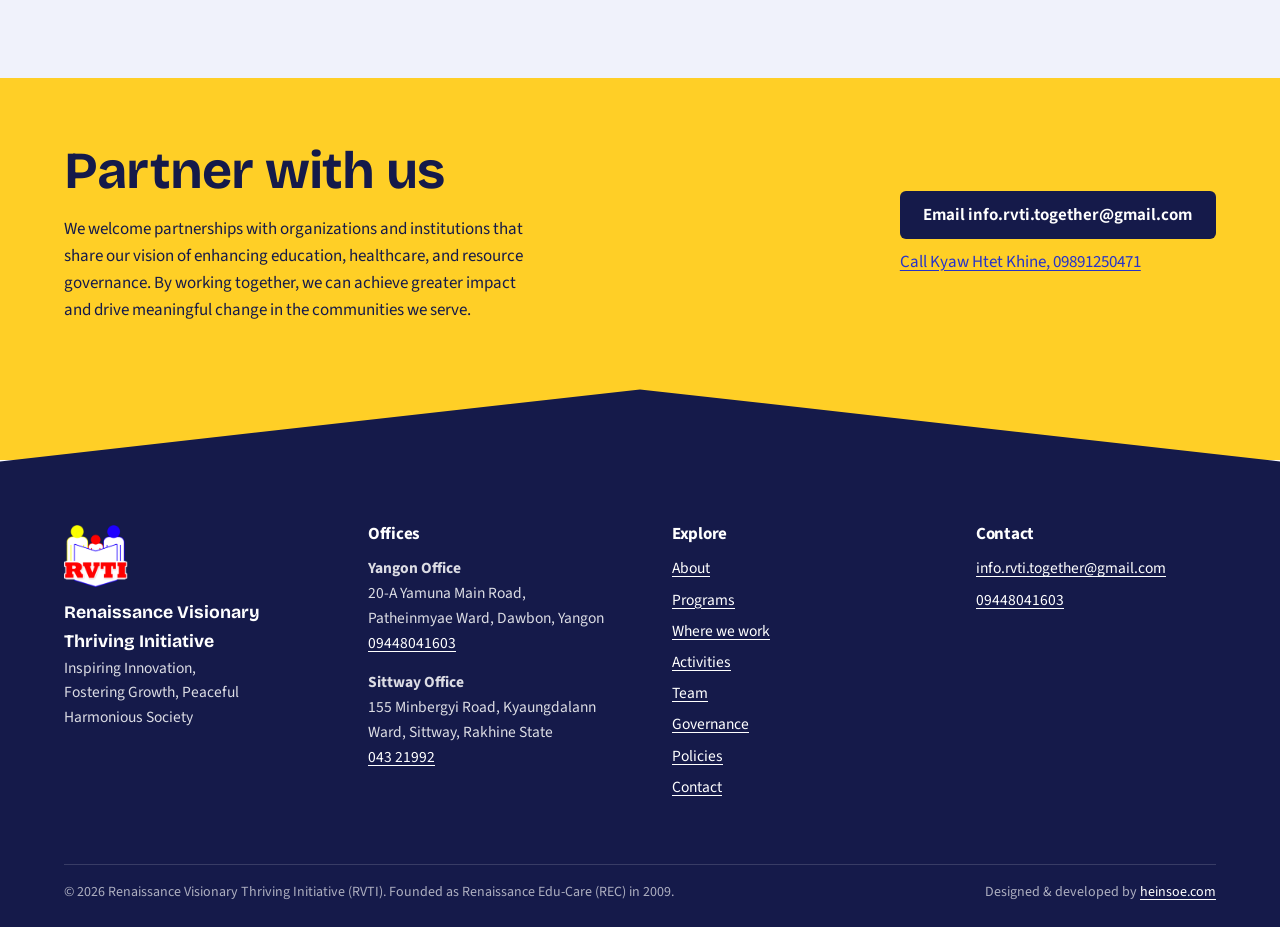
<file: programs.html>
<!doctype html>
<html lang="en">
<head>
<meta charset="utf-8">
<meta name="viewport" content="width=device-width, initial-scale=1">
<title>Programs – Education, Healthcare and Resource Governance | RVTI</title>
<meta name="description" content="RVTI programs in Myanmar: free English and learning support for rural schools, community health and hygiene, and sustainable coastal resource governance and livelihoods.">
<meta name="robots" content="index, follow, max-image-preview:large">
<link rel="canonical" href="https://rvti-mm.org/programs.html">
<meta name="theme-color" content="#151a4a">
<meta property="og:type" content="website">
<meta property="og:site_name" content="Renaissance Visionary Thriving Initiative">
<meta property="og:locale" content="en_US">
<meta property="og:title" content="Programs – Education, Healthcare and Resource Governance | RVTI">
<meta property="og:description" content="RVTI programs in Myanmar: free English and learning support for rural schools, community health and hygiene, and sustainable coastal resource governance and livelihoods.">
<meta property="og:url" content="https://rvti-mm.org/programs.html">
<meta property="og:image" content="https://rvti-mm.org/images/og.jpg">
<meta property="og:image:width" content="1200">
<meta property="og:image:height" content="630">
<meta property="og:image:alt" content="Children and volunteers at an RVTI community event">
<meta name="twitter:card" content="summary_large_image">
<meta name="twitter:title" content="Programs – Education, Healthcare and Resource Governance | RVTI">
<meta name="twitter:description" content="RVTI programs in Myanmar: free English and learning support for rural schools, community health and hygiene, and sustainable coastal resource governance and livelihoods.">
<meta name="twitter:image" content="https://rvti-mm.org/images/og.jpg">
<link rel="icon" href="favicon.ico" sizes="48x48">
<link rel="icon" href="favicon-512.png" type="image/png">
<link rel="apple-touch-icon" href="apple-touch-icon.png">
<link rel="manifest" href="site.webmanifest">
<link rel="preload" href="fonts/bricolage-grotesque-latin-wght-normal.woff2" as="font" type="font/woff2" crossorigin>
<link rel="preload" href="fonts/source-sans-3-latin-wght-normal.woff2" as="font" type="font/woff2" crossorigin>
<link rel="stylesheet" href="css/style.css">
<script type="application/ld+json">{"@context": "https://schema.org", "@graph": [{"@type": "NGO", "@id": "https://rvti-mm.org/#organization", "name": "Renaissance Visionary Thriving Initiative", "alternateName": ["RVTI", "Renaissance Edu-Care (REC)"], "url": "https://rvti-mm.org/", "logo": "https://rvti-mm.org/images/logo.png", "image": "https://rvti-mm.org/images/og.jpg", "description": "Renaissance Visionary Thriving Initiative (RVTI) aims to uplift communities in coastal states and regions in Myanmar through comprehensive programs that enhance educational opportunities, improve public health, and promote sustainable resource governance. We strive to foster self-reliance, resilience, and prosperity among individuals and families.", "slogan": "Inspiring Innovation, Fostering Growth, Peaceful Harmonious Society", "foundingDate": "2009", "foundingLocation": {"@type": "Place", "name": "Sittway, Rakhine State, Myanmar"}, "email": "info.rvti.together@gmail.com", "telephone": "+959448041603", "nonprofitStatus": "Nonprofit", "knowsAbout": ["Education", "Resource Governance", "Health Care"], "address": {"@type": "PostalAddress", "streetAddress": "20-A Yamuna Main Road, Patheinmyae Ward", "addressLocality": "Dawbon Township", "addressRegion": "Yangon", "addressCountry": "MM"}, "areaServed": [{"@type": "AdministrativeArea", "name": "Rakhine State, Myanmar"}, {"@type": "AdministrativeArea", "name": "Ayeyarwady Region, Myanmar"}, {"@type": "AdministrativeArea", "name": "Tanintharyi Region, Myanmar"}], "location": [{"@type": "Place", "name": "RVTI Yangon Office", "telephone": "+959448041603", "address": {"@type": "PostalAddress", "streetAddress": "20-A Yamuna Main Road, Patheinmyae Ward, Dawbon, Yangon", "addressCountry": "MM"}}, {"@type": "Place", "name": "RVTI Sittway Office", "telephone": "+954321992", "address": {"@type": "PostalAddress", "streetAddress": "155 Minbergyi Road, Kyaungdalann Ward, Sittway, Rakhine State", "addressCountry": "MM"}}], "contactPoint": {"@type": "ContactPoint", "contactType": "community outreach", "name": "Kyaw Htet Khine", "telephone": "+959891250471", "email": "info.rvti.together@gmail.com", "availableLanguage": ["English", "Burmese"]}}, {"@type": "BreadcrumbList", "itemListElement": [{"@type": "ListItem", "position": 1, "name": "Home", "item": "https://rvti-mm.org/"}, {"@type": "ListItem", "position": 2, "name": "Programs", "item": "https://rvti-mm.org/programs.html"}]}, {"@type": "ItemList", "name": "RVTI focus areas", "itemListElement": [{"@type": "ListItem", "position": 1, "name": "Education", "url": "https://rvti-mm.org/programs.html#education"}, {"@type": "ListItem", "position": 2, "name": "Healthcare", "url": "https://rvti-mm.org/programs.html#healthcare"}, {"@type": "ListItem", "position": 3, "name": "Resource Governance and Livelihood", "url": "https://rvti-mm.org/programs.html#resource-governance-livelihood"}]}]}</script>
</head>
<body>
<a class="skip" href="#main">Skip to content</a>
<header class="site-header">
  <div class="wrap">
    <a class="brand" href="index.html" aria-label="Renaissance Visionary Thriving Initiative home">
      <img src="images/logo-160.png" alt="" width="160" height="155">
      <span class="brand-name"><strong>RVTI</strong><span>Renaissance Visionary Thriving Initiative</span></span>
    </a>
    <nav class="nav-desktop" aria-label="Main"><ul><li><a href="about.html">About</a></li><li><a href="programs.html" aria-current="page">Programs</a></li><li><a href="where-we-work.html">Where we work</a></li><li><a href="activities.html">Activities</a></li><li><a href="team.html">Team</a></li><li><a href="governance.html">Governance</a></li><li><a href="policies.html">Policies</a></li><li><a href="contact.html">Contact</a></li></ul></nav>
    <details class="nav-mobile">
      <summary aria-label="Open menu">Menu</summary>
      <nav aria-label="Main (mobile)"><ul><li><a href="about.html">About</a></li><li><a href="programs.html" aria-current="page">Programs</a></li><li><a href="where-we-work.html">Where we work</a></li><li><a href="activities.html">Activities</a></li><li><a href="team.html">Team</a></li><li><a href="governance.html">Governance</a></li><li><a href="policies.html">Policies</a></li><li><a href="contact.html">Contact</a></li></ul></nav>
    </details>
  </div>
</header>
<script>{const h=document.querySelector(".site-header"),t=()=>h.classList.toggle("scrolled",scrollY>=16);t();addEventListener("scroll",t,{passive:true})}</script>
<main id="main">
<div class="page-head">
  <div class="wrap">
    <nav class="crumbs" aria-label="Breadcrumb"><ol><li><a href="index.html">Home</a></li><li aria-current="page">Programs</li></ol></nav>
    <h1>Our programs</h1>
    <p>Education, healthcare, and resource governance and livelihood programs for underprivileged communities in Myanmar.</p>
  </div>
</div>
<section class="section"><div class="wrap">
  <div class="prose"><h2 id="project-scope">Project Scope</h2>
<p>The Renaissance Visionary Thriving Initiative aims to bridge the educational, healthcare, and resource governance gaps in Myanmar, particularly in underprivileged areas. Our projects are designed to provide holistic interventions that encompass learning opportunities, healthcare support, and sustainable livelihood programs. By leveraging the experience and expertise of our team in resource governance projects, we are committed to driving positive change and fostering community development.</p>
</div>
  <article class="program tone-red" id="education">
    <img src="images/activities/youth-talks-government-coordination-1.webp" alt="Education programme activity" width="709" height="468" loading="lazy" decoding="async">
    <div><h2><span class="dot" aria-hidden="true"></span>Education</h2>
    <ul><li>Provide free access to learning English and other essential disciplines.</li><li>Offer learning assistance and resources to schools and institutions in rural areas, particularly in Rakhine State.</li><li>Develop and distribute educational materials and tools to enhance learning experiences.</li><li>Promote exchange learning among different schools and institutions across the country.</li></ul></div>
  </article><article class="program tone-yellow" id="healthcare">
    <img src="images/activities/community-outreach-mobilization-1.webp" alt="Healthcare programme activity" width="635" height="476" loading="lazy" decoding="async">
    <div><h2><span class="dot" aria-hidden="true"></span>Healthcare</h2>
    <ul><li>Implement healthcare programs aimed at improving the health and well-being of communities.</li><li>Conduct health education and awareness campaigns to promote healthy living practices.</li><li>Facilitate access to essential healthcare services and resources.</li><li>Raise awareness on hygiene and better public sanitation systems.</li></ul></div>
  </article><article class="program tone-blue" id="resource-governance-livelihood">
    <img src="images/activities/youth-talks-communities-1.webp" alt="Resource Governance and Livelihood programme activity" width="649" height="487" loading="lazy" decoding="async">
    <div><h2><span class="dot" aria-hidden="true"></span>Resource Governance and Livelihood</h2>
    <ul><li>Promote sustainable resource management practices in coastal states and regions.</li><li>Develop livelihood programs that support economic development and self-sufficiency.</li><li>Collaborate with local communities to ensure equitable distribution of resources and opportunities.</li></ul></div>
  </article>
</div></section>
<section class="section section-tint" aria-labelledby="init-title"><div class="wrap">
  <h2 id="init-title">Programme initiatives</h2><dl class="terms"><div><dt>Renaissance Visionary Leadership Programme</dt><dd>Training programs for emerging leaders and capacity building for career and professional development.</dd></div><div><dt>Community Management</dt><dd>Spaces for collaborative problem-solving, innovation and shared resource governance.</dd></div><div><dt>Sustainability Projects</dt><dd>Initiatives focused on environmental and economic sustainability through diversified livelihood programmes.</dd></div><div><dt>Community Health and Hygiene Programme</dt><dd>Empowers communities through awareness raising and provides the infrastructure needed to improve health outcomes and promote hygiene practices.</dd></div></dl>
</div></section>
<section class="partner" aria-labelledby="partner-title">
  <div class="wrap">
    <div>
      <h2 id="partner-title">Partner with us</h2>
      <p>We welcome partnerships with organizations and institutions that share our vision of enhancing education, healthcare, and resource governance. By working together, we can achieve greater impact and drive meaningful change in the communities we serve.</p>
    </div>
    <div class="partner-links">
      <a class="btn btn-primary" href="mailto:info.rvti.together@gmail.com">Email info.rvti.together@gmail.com</a>
      <a href="tel:+959891250471">Call Kyaw Htet Khine, 09891250471</a>
    </div>
  </div>
</section>
</main>
<footer class="site-footer">
  <div class="wrap">
    <div class="footer-grid">
      <div class="footer-brand">
        <img src="images/logo-160.png" alt="RVTI logo" width="160" height="155" loading="lazy">
        <strong>Renaissance Visionary Thriving Initiative</strong>
        <p>Inspiring Innovation, Fostering Growth, Peaceful Harmonious Society</p>
      </div>
      <div><h2>Offices</h2><address><strong>Yangon Office</strong><br>20-A Yamuna Main Road, Patheinmyae Ward, Dawbon, Yangon<br><a href="tel:+959448041603">09448041603</a></address><address><strong>Sittway Office</strong><br>155 Minbergyi Road, Kyaungdalann Ward, Sittway, Rakhine State<br><a href="tel:+954321992">043 21992</a></address></div>
      <div><h2>Explore</h2><ul><li><a href="about.html">About</a></li><li><a href="programs.html">Programs</a></li><li><a href="where-we-work.html">Where we work</a></li><li><a href="activities.html">Activities</a></li><li><a href="team.html">Team</a></li><li><a href="governance.html">Governance</a></li><li><a href="policies.html">Policies</a></li><li><a href="contact.html">Contact</a></li></ul></div>
      <div><h2>Contact</h2><ul>
        <li><a href="mailto:info.rvti.together@gmail.com">info.rvti.together@gmail.com</a></li>
        <li><a href="tel:+959448041603">09448041603</a></li>
      </ul></div>
    </div>
    <div class="footer-bottom">
      <p>© 2026 Renaissance Visionary Thriving Initiative (RVTI). Founded as Renaissance Edu-Care (REC) in 2009.</p>
      <p>Designed &amp; developed by <a href="https://www.heinsoe.com" rel="noopener">heinsoe.com</a></p>
    </div>
  </div>
</footer>
</body>
</html>
</file>
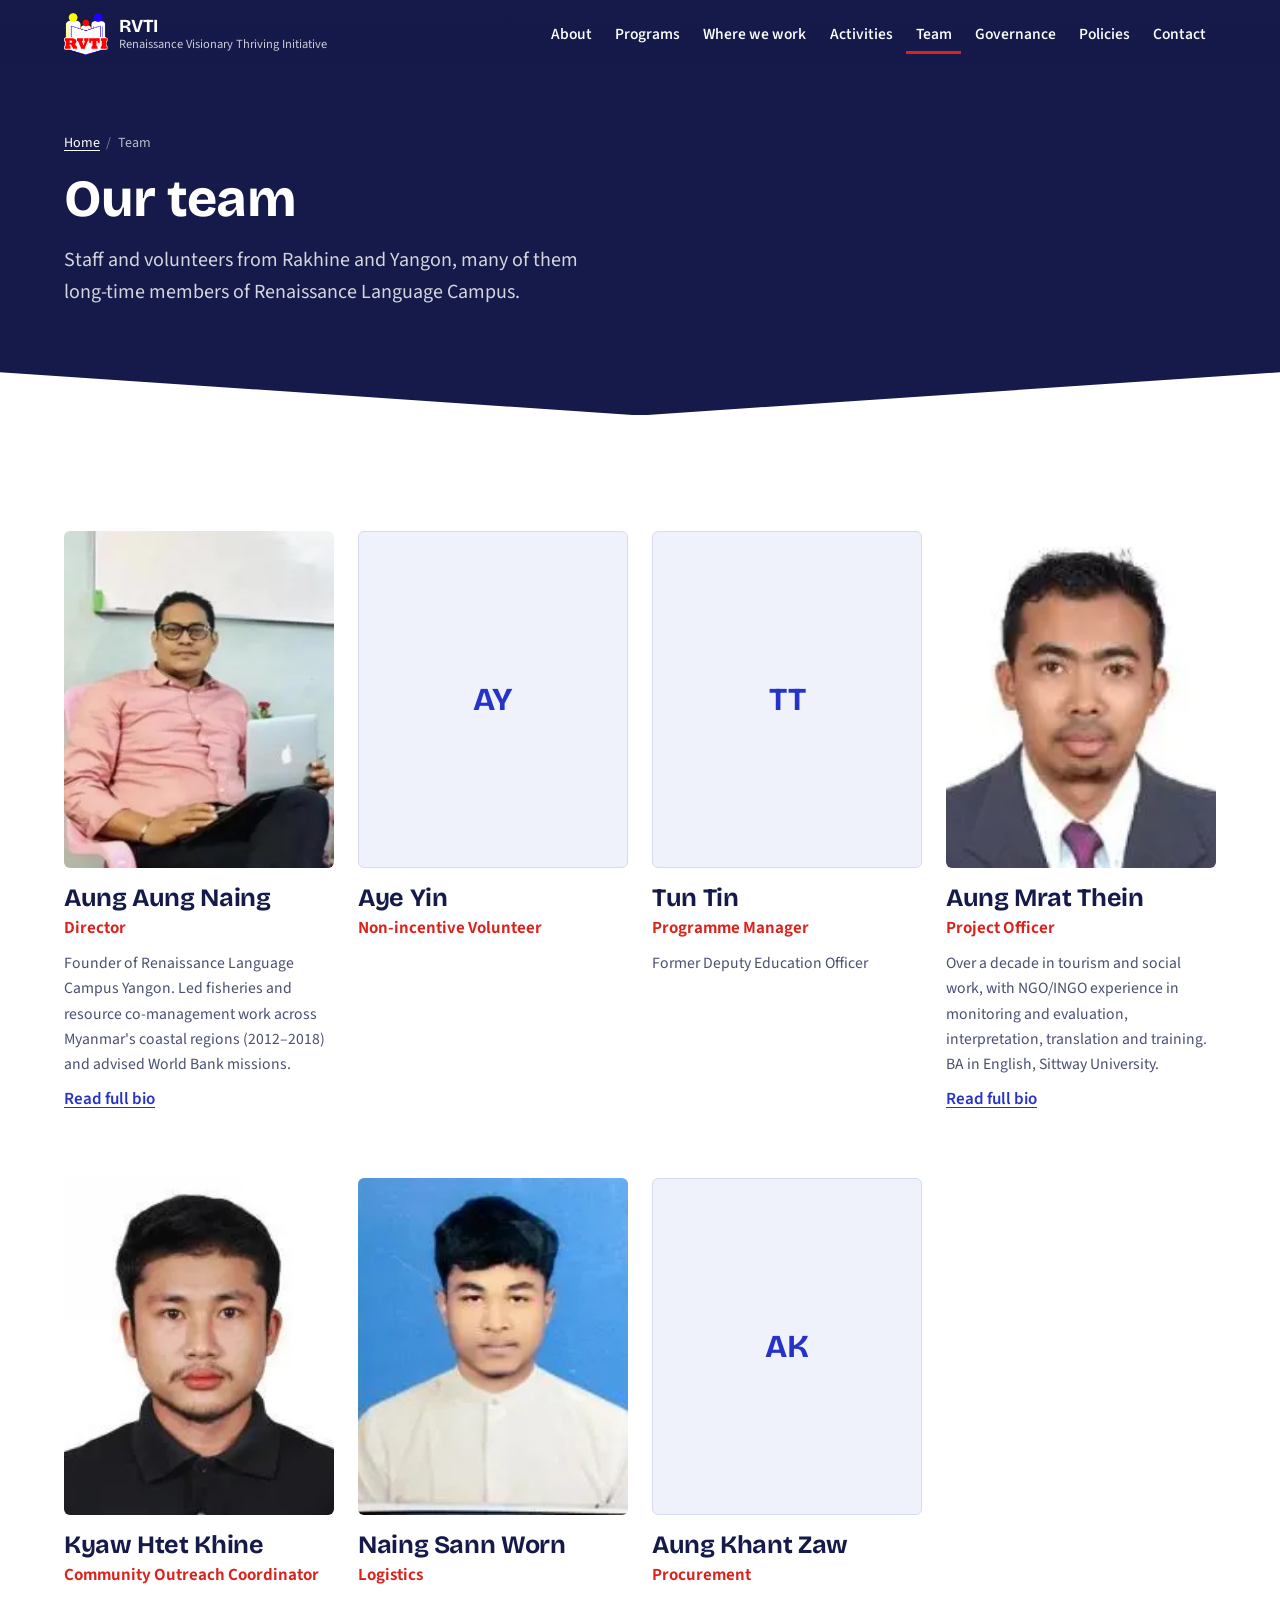
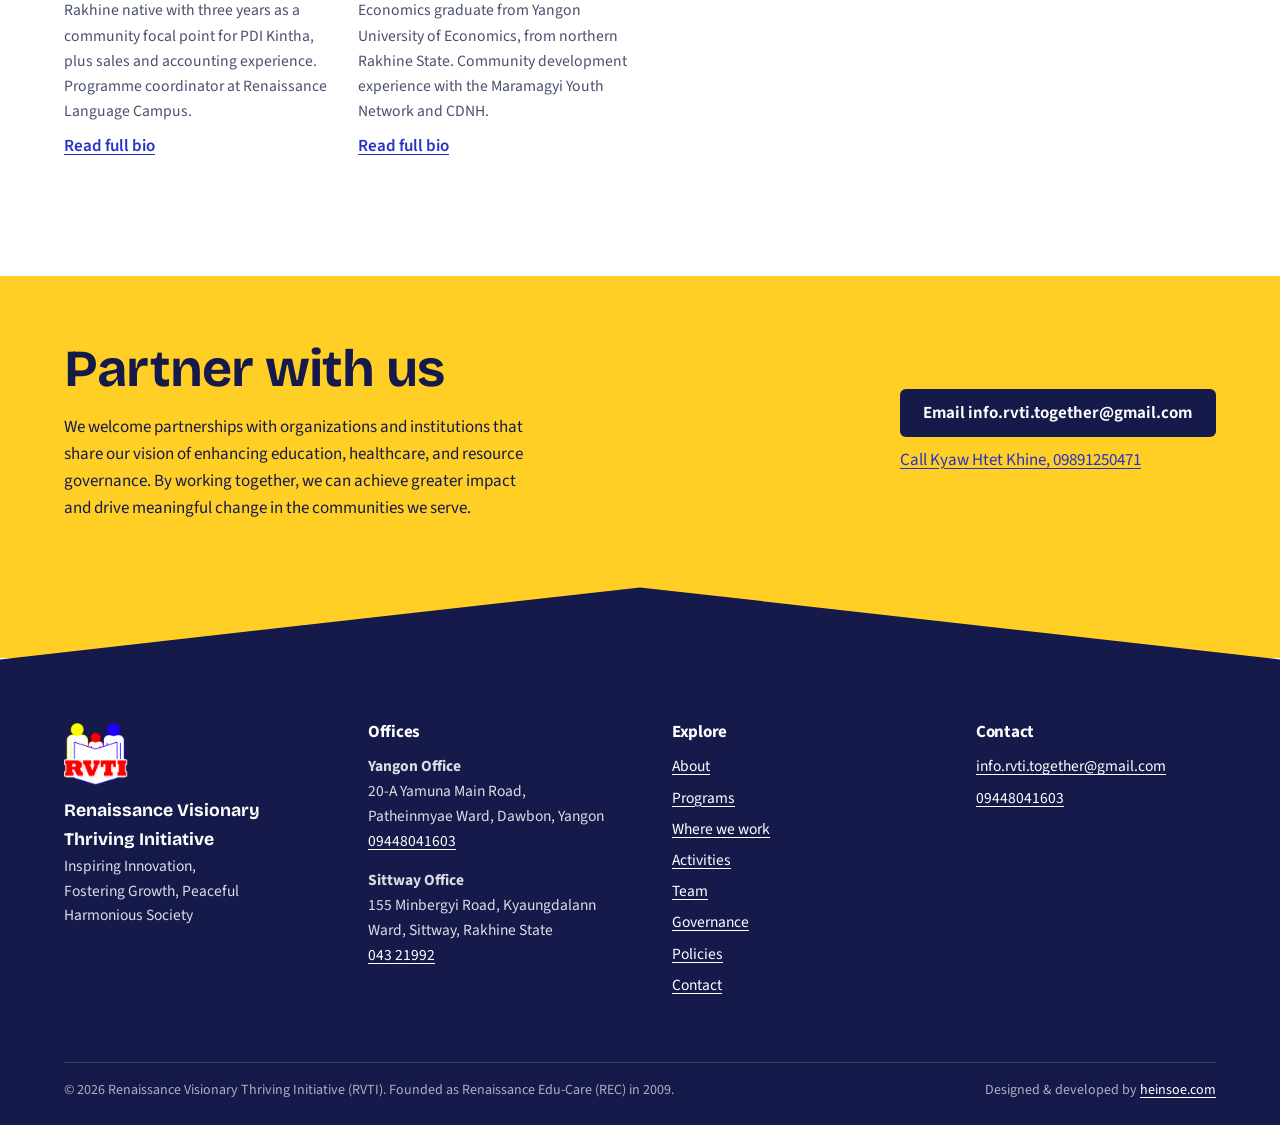
<file: team.html>
<!doctype html>
<html lang="en">
<head>
<meta charset="utf-8">
<meta name="viewport" content="width=device-width, initial-scale=1">
<title>Our Team – RVTI Staff and Volunteers | Myanmar NGO</title>
<meta name="description" content="Meet the RVTI team: Director Aung Aung Naing and the staff and volunteers working on education, health and resource governance in Rakhine and beyond.">
<meta name="robots" content="index, follow, max-image-preview:large">
<link rel="canonical" href="https://rvti-mm.org/team.html">
<meta name="theme-color" content="#151a4a">
<meta property="og:type" content="website">
<meta property="og:site_name" content="Renaissance Visionary Thriving Initiative">
<meta property="og:locale" content="en_US">
<meta property="og:title" content="Our Team – RVTI Staff and Volunteers | Myanmar NGO">
<meta property="og:description" content="Meet the RVTI team: Director Aung Aung Naing and the staff and volunteers working on education, health and resource governance in Rakhine and beyond.">
<meta property="og:url" content="https://rvti-mm.org/team.html">
<meta property="og:image" content="https://rvti-mm.org/images/og.jpg">
<meta property="og:image:width" content="1200">
<meta property="og:image:height" content="630">
<meta property="og:image:alt" content="Children and volunteers at an RVTI community event">
<meta name="twitter:card" content="summary_large_image">
<meta name="twitter:title" content="Our Team – RVTI Staff and Volunteers | Myanmar NGO">
<meta name="twitter:description" content="Meet the RVTI team: Director Aung Aung Naing and the staff and volunteers working on education, health and resource governance in Rakhine and beyond.">
<meta name="twitter:image" content="https://rvti-mm.org/images/og.jpg">
<link rel="icon" href="favicon.ico" sizes="48x48">
<link rel="icon" href="favicon-512.png" type="image/png">
<link rel="apple-touch-icon" href="apple-touch-icon.png">
<link rel="manifest" href="site.webmanifest">
<link rel="preload" href="fonts/bricolage-grotesque-latin-wght-normal.woff2" as="font" type="font/woff2" crossorigin>
<link rel="preload" href="fonts/source-sans-3-latin-wght-normal.woff2" as="font" type="font/woff2" crossorigin>
<link rel="stylesheet" href="css/style.css">
<script type="application/ld+json">{"@context": "https://schema.org", "@graph": [{"@type": "NGO", "@id": "https://rvti-mm.org/#organization", "name": "Renaissance Visionary Thriving Initiative", "alternateName": ["RVTI", "Renaissance Edu-Care (REC)"], "url": "https://rvti-mm.org/", "logo": "https://rvti-mm.org/images/logo.png", "image": "https://rvti-mm.org/images/og.jpg", "description": "Renaissance Visionary Thriving Initiative (RVTI) aims to uplift communities in coastal states and regions in Myanmar through comprehensive programs that enhance educational opportunities, improve public health, and promote sustainable resource governance. We strive to foster self-reliance, resilience, and prosperity among individuals and families.", "slogan": "Inspiring Innovation, Fostering Growth, Peaceful Harmonious Society", "foundingDate": "2009", "foundingLocation": {"@type": "Place", "name": "Sittway, Rakhine State, Myanmar"}, "email": "info.rvti.together@gmail.com", "telephone": "+959448041603", "nonprofitStatus": "Nonprofit", "knowsAbout": ["Education", "Resource Governance", "Health Care"], "address": {"@type": "PostalAddress", "streetAddress": "20-A Yamuna Main Road, Patheinmyae Ward", "addressLocality": "Dawbon Township", "addressRegion": "Yangon", "addressCountry": "MM"}, "areaServed": [{"@type": "AdministrativeArea", "name": "Rakhine State, Myanmar"}, {"@type": "AdministrativeArea", "name": "Ayeyarwady Region, Myanmar"}, {"@type": "AdministrativeArea", "name": "Tanintharyi Region, Myanmar"}], "location": [{"@type": "Place", "name": "RVTI Yangon Office", "telephone": "+959448041603", "address": {"@type": "PostalAddress", "streetAddress": "20-A Yamuna Main Road, Patheinmyae Ward, Dawbon, Yangon", "addressCountry": "MM"}}, {"@type": "Place", "name": "RVTI Sittway Office", "telephone": "+954321992", "address": {"@type": "PostalAddress", "streetAddress": "155 Minbergyi Road, Kyaungdalann Ward, Sittway, Rakhine State", "addressCountry": "MM"}}], "contactPoint": {"@type": "ContactPoint", "contactType": "community outreach", "name": "Kyaw Htet Khine", "telephone": "+959891250471", "email": "info.rvti.together@gmail.com", "availableLanguage": ["English", "Burmese"]}}, {"@type": "BreadcrumbList", "itemListElement": [{"@type": "ListItem", "position": 1, "name": "Home", "item": "https://rvti-mm.org/"}, {"@type": "ListItem", "position": 2, "name": "Team", "item": "https://rvti-mm.org/team.html"}]}, {"@type": "Person", "@id": "https://rvti-mm.org/team.html#aung-aung-naing", "name": "Aung Aung Naing", "jobTitle": "Director", "worksFor": {"@id": "https://rvti-mm.org/#organization"}, "image": "https://rvti-mm.org/images/team/aung-aung-naing.webp", "description": "Founder of Renaissance Language Campus Yangon. Led fisheries and resource co-management work across Myanmar's coastal regions (2012–2018) and advised World Bank missions."}, {"@type": "Person", "@id": "https://rvti-mm.org/team.html#aye-yin", "name": "Aye Yin", "jobTitle": "Non-incentive Volunteer", "worksFor": {"@id": "https://rvti-mm.org/#organization"}}, {"@type": "Person", "@id": "https://rvti-mm.org/team.html#tun-tin", "name": "Tun Tin", "jobTitle": "Programme Manager", "worksFor": {"@id": "https://rvti-mm.org/#organization"}}, {"@type": "Person", "@id": "https://rvti-mm.org/team.html#aung-mrat-thein", "name": "Aung Mrat Thein", "jobTitle": "Project Officer", "worksFor": {"@id": "https://rvti-mm.org/#organization"}, "image": "https://rvti-mm.org/images/team/aung-mrat-thein.webp", "description": "Over a decade in tourism and social work, with NGO/INGO experience in monitoring and evaluation, interpretation, translation and training. BA in English, Sittway University."}, {"@type": "Person", "@id": "https://rvti-mm.org/team.html#kyaw-htet-khine", "name": "Kyaw Htet Khine", "jobTitle": "Community Outreach Coordinator", "worksFor": {"@id": "https://rvti-mm.org/#organization"}, "image": "https://rvti-mm.org/images/team/kyaw-htet-khine.webp", "description": "Rakhine native with three years as a community focal point for PDI Kintha, plus sales and accounting experience. Programme coordinator at Renaissance Language Campus."}, {"@type": "Person", "@id": "https://rvti-mm.org/team.html#naing-sann-worn", "name": "Naing Sann Worn", "jobTitle": "Logistics", "worksFor": {"@id": "https://rvti-mm.org/#organization"}, "image": "https://rvti-mm.org/images/team/naing-sann-worn.webp", "description": "Economics graduate from Yangon University of Economics, from northern Rakhine State. Community development experience with the Maramagyi Youth Network and CDNH."}, {"@type": "Person", "@id": "https://rvti-mm.org/team.html#aung-khant-zaw", "name": "Aung Khant Zaw", "jobTitle": "Procurement", "worksFor": {"@id": "https://rvti-mm.org/#organization"}}]}</script>
</head>
<body>
<a class="skip" href="#main">Skip to content</a>
<header class="site-header">
  <div class="wrap">
    <a class="brand" href="index.html" aria-label="Renaissance Visionary Thriving Initiative home">
      <img src="images/logo-160.png" alt="" width="160" height="155">
      <span class="brand-name"><strong>RVTI</strong><span>Renaissance Visionary Thriving Initiative</span></span>
    </a>
    <nav class="nav-desktop" aria-label="Main"><ul><li><a href="about.html">About</a></li><li><a href="programs.html">Programs</a></li><li><a href="where-we-work.html">Where we work</a></li><li><a href="activities.html">Activities</a></li><li><a href="team.html" aria-current="page">Team</a></li><li><a href="governance.html">Governance</a></li><li><a href="policies.html">Policies</a></li><li><a href="contact.html">Contact</a></li></ul></nav>
    <details class="nav-mobile">
      <summary aria-label="Open menu">Menu</summary>
      <nav aria-label="Main (mobile)"><ul><li><a href="about.html">About</a></li><li><a href="programs.html">Programs</a></li><li><a href="where-we-work.html">Where we work</a></li><li><a href="activities.html">Activities</a></li><li><a href="team.html" aria-current="page">Team</a></li><li><a href="governance.html">Governance</a></li><li><a href="policies.html">Policies</a></li><li><a href="contact.html">Contact</a></li></ul></nav>
    </details>
  </div>
</header>
<script>{const h=document.querySelector(".site-header"),t=()=>h.classList.toggle("scrolled",scrollY>=16);t();addEventListener("scroll",t,{passive:true})}</script>
<main id="main">
<div class="page-head">
  <div class="wrap">
    <nav class="crumbs" aria-label="Breadcrumb"><ol><li><a href="index.html">Home</a></li><li aria-current="page">Team</li></ol></nav>
    <h1>Our team</h1>
    <p>Staff and volunteers from Rakhine and Yangon, many of them long-time members of Renaissance Language Campus.</p>
  </div>
</div>
<section class="section"><div class="wrap"><ul class="team-grid"><li class="member" id="aung-aung-naing">
  <div class="photo"><img src="images/team/aung-aung-naing.webp" alt="Portrait of Aung Aung Naing, Director" width="255" height="361" loading="lazy" decoding="async"></div>
  <h2>Aung Aung Naing</h2>
  <p class="role">Director</p>
  
  <p class="summary">Founder of Renaissance Language Campus Yangon. Led fisheries and resource co-management work across Myanmar&#x27;s coastal regions (2012–2018) and advised World Bank missions.</p>
  <button class="bio-btn" type="button" commandfor="bio-aung-aung-naing" command="show-modal">Read full bio<span class="visually-hidden"> of Aung Aung Naing</span></button>
  <dialog class="bio-modal" id="bio-aung-aung-naing" aria-labelledby="bio-aung-aung-naing-title" closedby="any">
    <header>
      <img src="images/team/aung-aung-naing.webp" alt="Aung Aung Naing" width="255" height="361" loading="lazy" decoding="async">
      <div><h2 id="bio-aung-aung-naing-title">Aung Aung Naing</h2><p class="role">Director</p></div>
      <button class="close" type="button" commandfor="bio-aung-aung-naing" command="close" aria-label="Close">×</button>
    </header>
    <div class="bio"><p>He has been engaged in an Integrated Resource Governance Programme for nearly 7 years (2012–2018), through which time he was broadly engaged in resource governance, peace and development issues such as fisheries, forestry, land, conflict resolution and economic development in Myanmar. He played a leading role in the initiation of fisheries and resource co-management along with other partner organizations, which led to the establishment of several Fisheries and Resource Governance Partnership Platforms and civil society networks in coastal states and regions including Rakhine, Ayeyarwady, Tanintharyi, Mon, Bago and at the Union level in Myanmar.</p><p>He is a committed and passionate person who has been instrumental in supporting significant positive changes in the fisheries and resource sector in Myanmar by demonstrating leadership and resourcefulness in partnership building with key stakeholders, while significantly developing his professional skills in both the political and technical understanding of the issue areas.</p><p>He previously served as a part-time simultaneous interpreter and governance advisor for frequent World Bank missions as part of the Country Environmental Analysis, Coastal Resilience and Solid Waste Management. He has also provided language services — on-campus and virtual online classes, simultaneous and consecutive interpretation, document translation and English language capacity-building training — to members of civil society and non-profit organizations, along with his colleagues from Renaissance Language Campus &amp; Translation Services. He is the founder of Renaissance Language Campus Yangon.</p><p>Noting the significant lag in the education system of Rakhine State compared to other states and regions in Myanmar, he and his colleagues established an educational platform called Renaissance Educare, which offers free access to learning English and other disciplines. The Educare is self-funded: members made monthly contributions and provided learning assistance to underprivileged schools and institutions in rural Rakhine State. Influenced by his experience working on resource governance projects in coastal states and regions, they decided to expand the platform into a broader entity providing interventions not only in education but also in healthcare and livelihood. To enable broader engagement, Renaissance Educare has been restructured as the Renaissance Visionary Thriving Initiative (RVTI), which looks forward to collaborating with organizations and institutions that share its vision in education, resource governance, and healthcare.</p></div>
  </dialog>
</li><li class="member" id="aye-yin">
  <div class="photo"><div class="initials" aria-hidden="true">AY</div></div>
  <h2>Aye Yin</h2>
  <p class="role">Non-incentive Volunteer</p>
  
  
  
</li><li class="member" id="tun-tin">
  <div class="photo"><div class="initials" aria-hidden="true">TT</div></div>
  <h2>Tun Tin</h2>
  <p class="role">Programme Manager</p>
  <p class="note">Former Deputy Education Officer</p>
  
  
</li><li class="member" id="aung-mrat-thein">
  <div class="photo"><img src="images/team/aung-mrat-thein.webp" alt="Portrait of Aung Mrat Thein, Project Officer" width="171" height="171" loading="lazy" decoding="async"></div>
  <h2>Aung Mrat Thein</h2>
  <p class="role">Project Officer</p>
  
  <p class="summary">Over a decade in tourism and social work, with NGO/INGO experience in monitoring and evaluation, interpretation, translation and training. BA in English, Sittway University.</p>
  <button class="bio-btn" type="button" commandfor="bio-aung-mrat-thein" command="show-modal">Read full bio<span class="visually-hidden"> of Aung Mrat Thein</span></button>
  <dialog class="bio-modal" id="bio-aung-mrat-thein" aria-labelledby="bio-aung-mrat-thein-title" closedby="any">
    <header>
      <img src="images/team/aung-mrat-thein.webp" alt="Aung Mrat Thein" width="171" height="171" loading="lazy" decoding="async">
      <div><h2 id="bio-aung-mrat-thein-title">Aung Mrat Thein</h2><p class="role">Project Officer</p></div>
      <button class="close" type="button" commandfor="bio-aung-mrat-thein" command="close" aria-label="Close">×</button>
    </header>
    <div class="bio"><p>Aung is a freelance expert in tourism and social work with over a decade of experience in juggling schedules, project facilitation, and coordination with multiple country directors and officers. He has a proven track record in engaging with international media, worldwide travel companies, and individual social institutes. His expertise spans numerous NGO/INGO projects, focusing on monitoring and evaluation, interpretation, translation, training facilitation, and strategic planning. His passion for learning and studying politics, social affairs, and tourism has been a driving force in his career.</p><p>He was awarded an excellent certificate from the Youth Leadership Program by Myanmar Egress in 2009. With Renaissance Language Campus &amp; Edu-care (coastal states and regions in Myanmar), he volunteered as an assistant language instructor and facilitator, supporting education for young people with limited access to it. During his tenure at REC (now Renaissance Visionary Thriving Initiative), his roles included facilitation, translation, and interpretation.</p><p>He holds a Bachelor of Arts in English from Sittway University and studied Civic Education and Applied Leadership (2009) with Myanmar Egress, during which he facilitated an internship capacity-building training camp with diverse ethnic groups across Myanmar. He also studied Social Entrepreneurship (2010), organized by Think Tank Myanmar and Yangon University, and completed a diploma in International Relations.</p><p>He was actively involved in an ethnic human rights mission (2018) in collaboration with key actors, including state-level officials and key stakeholders, and worked on issues related to an ethnic human rights mission led by Merge Photography (USA).</p></div>
  </dialog>
</li><li class="member" id="kyaw-htet-khine">
  <div class="photo"><img src="images/team/kyaw-htet-khine.webp" alt="Portrait of Kyaw Htet Khine, Community Outreach Coordinator" width="229" height="229" loading="lazy" decoding="async"></div>
  <h2>Kyaw Htet Khine</h2>
  <p class="role">Community Outreach Coordinator</p>
  
  <p class="summary">Rakhine native with three years as a community focal point for PDI Kintha, plus sales and accounting experience. Programme coordinator at Renaissance Language Campus.</p>
  <button class="bio-btn" type="button" commandfor="bio-kyaw-htet-khine" command="show-modal">Read full bio<span class="visually-hidden"> of Kyaw Htet Khine</span></button>
  <dialog class="bio-modal" id="bio-kyaw-htet-khine" aria-labelledby="bio-kyaw-htet-khine-title" closedby="any">
    <header>
      <img src="images/team/kyaw-htet-khine.webp" alt="Kyaw Htet Khine" width="229" height="229" loading="lazy" decoding="async">
      <div><h2 id="bio-kyaw-htet-khine-title">Kyaw Htet Khine</h2><p class="role">Community Outreach Coordinator</p></div>
      <button class="close" type="button" commandfor="bio-kyaw-htet-khine" command="close" aria-label="Close">×</button>
    </header>
    <div class="bio"><p>Kyaw is a 26-year-old ethnic Arakanese young man who matriculated in 2018. A native of Rakhine State, he gained extensive experience working with PDI Kintha as a community focal point for three years. Before that, he served as a sales distributor at SinnMinn Business Firm for about three years, which allowed him to travel extensively within the country and interact with rural communities and small-business owners.</p><p>He also worked as an accountant at ILBC Limited Company for about half a year, where he learned about financial management and dealing with small business holders, and as a sales promoter for Atom Company for another half a year.</p><p>He is currently a programme coordinator at Renaissance Language Campus and an active member of the Renaissance Visionary Thriving Initiative (RVTI). He looks forward to collaborating with different organizations on projects related to education, resource governance, and healthcare at the community level.</p></div>
  </dialog>
</li><li class="member" id="naing-sann-worn">
  <div class="photo"><img src="images/team/naing-sann-worn.webp" alt="Portrait of Naing Sann Worn, Logistics" width="181" height="204" loading="lazy" decoding="async"></div>
  <h2>Naing Sann Worn</h2>
  <p class="role">Logistics</p>
  
  <p class="summary">Economics graduate from Yangon University of Economics, from northern Rakhine State. Community development experience with the Maramagyi Youth Network and CDNH.</p>
  <button class="bio-btn" type="button" commandfor="bio-naing-sann-worn" command="show-modal">Read full bio<span class="visually-hidden"> of Naing Sann Worn</span></button>
  <dialog class="bio-modal" id="bio-naing-sann-worn" aria-labelledby="bio-naing-sann-worn-title" closedby="any">
    <header>
      <img src="images/team/naing-sann-worn.webp" alt="Naing Sann Worn" width="181" height="204" loading="lazy" decoding="async">
      <div><h2 id="bio-naing-sann-worn-title">Naing Sann Worn</h2><p class="role">Logistics</p></div>
      <button class="close" type="button" commandfor="bio-naing-sann-worn" command="close" aria-label="Close">×</button>
    </header>
    <div class="bio"><p>Worn is a young Maramagyi man with a solid foundation in economics from Yangon University of Economics. Coming from a small community in northern Rakhine State with limited access to education, he has pursued diverse educational paths. He studied Social Science and the Humanities at the Organisation for Building Better Society, acquired skills in Communication and Project Cycle Management with the Scholar Institute, deepened his understanding of Gender-Based Violence at the Maramagyi Youth Network, and gained English at Renaissance Language Campus and computer skills (Office Basic) at KMD College.</p><p>His professional journey includes working at the Maramagyi Youth Network (MYN) and volunteering at CDNH. These experiences have equipped him with a blend of theoretical knowledge and practical skills, making him a versatile asset in social work, project management, and community development.</p></div>
  </dialog>
</li><li class="member" id="aung-khant-zaw">
  <div class="photo"><div class="initials" aria-hidden="true">AK</div></div>
  <h2>Aung Khant Zaw</h2>
  <p class="role">Procurement</p>
  
  
  
</li></ul></div></section>
<script>
/* fallback for browsers without command/commandfor and closedby support */
if (!("command" in HTMLButtonElement.prototype)) document.querySelectorAll("[commandfor]").forEach(b => b.addEventListener("click", () => {
  const d = document.getElementById(b.getAttribute("commandfor")); b.getAttribute("command") === "close" ? d.close() : d.showModal(); }));
document.querySelectorAll("dialog[closedby]").forEach(d => d.addEventListener("click", ev => { if (ev.target === d) d.close(); }));
</script>
<section class="partner" aria-labelledby="partner-title">
  <div class="wrap">
    <div>
      <h2 id="partner-title">Partner with us</h2>
      <p>We welcome partnerships with organizations and institutions that share our vision of enhancing education, healthcare, and resource governance. By working together, we can achieve greater impact and drive meaningful change in the communities we serve.</p>
    </div>
    <div class="partner-links">
      <a class="btn btn-primary" href="mailto:info.rvti.together@gmail.com">Email info.rvti.together@gmail.com</a>
      <a href="tel:+959891250471">Call Kyaw Htet Khine, 09891250471</a>
    </div>
  </div>
</section>
</main>
<footer class="site-footer">
  <div class="wrap">
    <div class="footer-grid">
      <div class="footer-brand">
        <img src="images/logo-160.png" alt="RVTI logo" width="160" height="155" loading="lazy">
        <strong>Renaissance Visionary Thriving Initiative</strong>
        <p>Inspiring Innovation, Fostering Growth, Peaceful Harmonious Society</p>
      </div>
      <div><h2>Offices</h2><address><strong>Yangon Office</strong><br>20-A Yamuna Main Road, Patheinmyae Ward, Dawbon, Yangon<br><a href="tel:+959448041603">09448041603</a></address><address><strong>Sittway Office</strong><br>155 Minbergyi Road, Kyaungdalann Ward, Sittway, Rakhine State<br><a href="tel:+954321992">043 21992</a></address></div>
      <div><h2>Explore</h2><ul><li><a href="about.html">About</a></li><li><a href="programs.html">Programs</a></li><li><a href="where-we-work.html">Where we work</a></li><li><a href="activities.html">Activities</a></li><li><a href="team.html">Team</a></li><li><a href="governance.html">Governance</a></li><li><a href="policies.html">Policies</a></li><li><a href="contact.html">Contact</a></li></ul></div>
      <div><h2>Contact</h2><ul>
        <li><a href="mailto:info.rvti.together@gmail.com">info.rvti.together@gmail.com</a></li>
        <li><a href="tel:+959448041603">09448041603</a></li>
      </ul></div>
    </div>
    <div class="footer-bottom">
      <p>© 2026 Renaissance Visionary Thriving Initiative (RVTI). Founded as Renaissance Edu-Care (REC) in 2009.</p>
      <p>Designed &amp; developed by <a href="https://www.heinsoe.com" rel="noopener">heinsoe.com</a></p>
    </div>
  </div>
</footer>
</body>
</html>
</file>
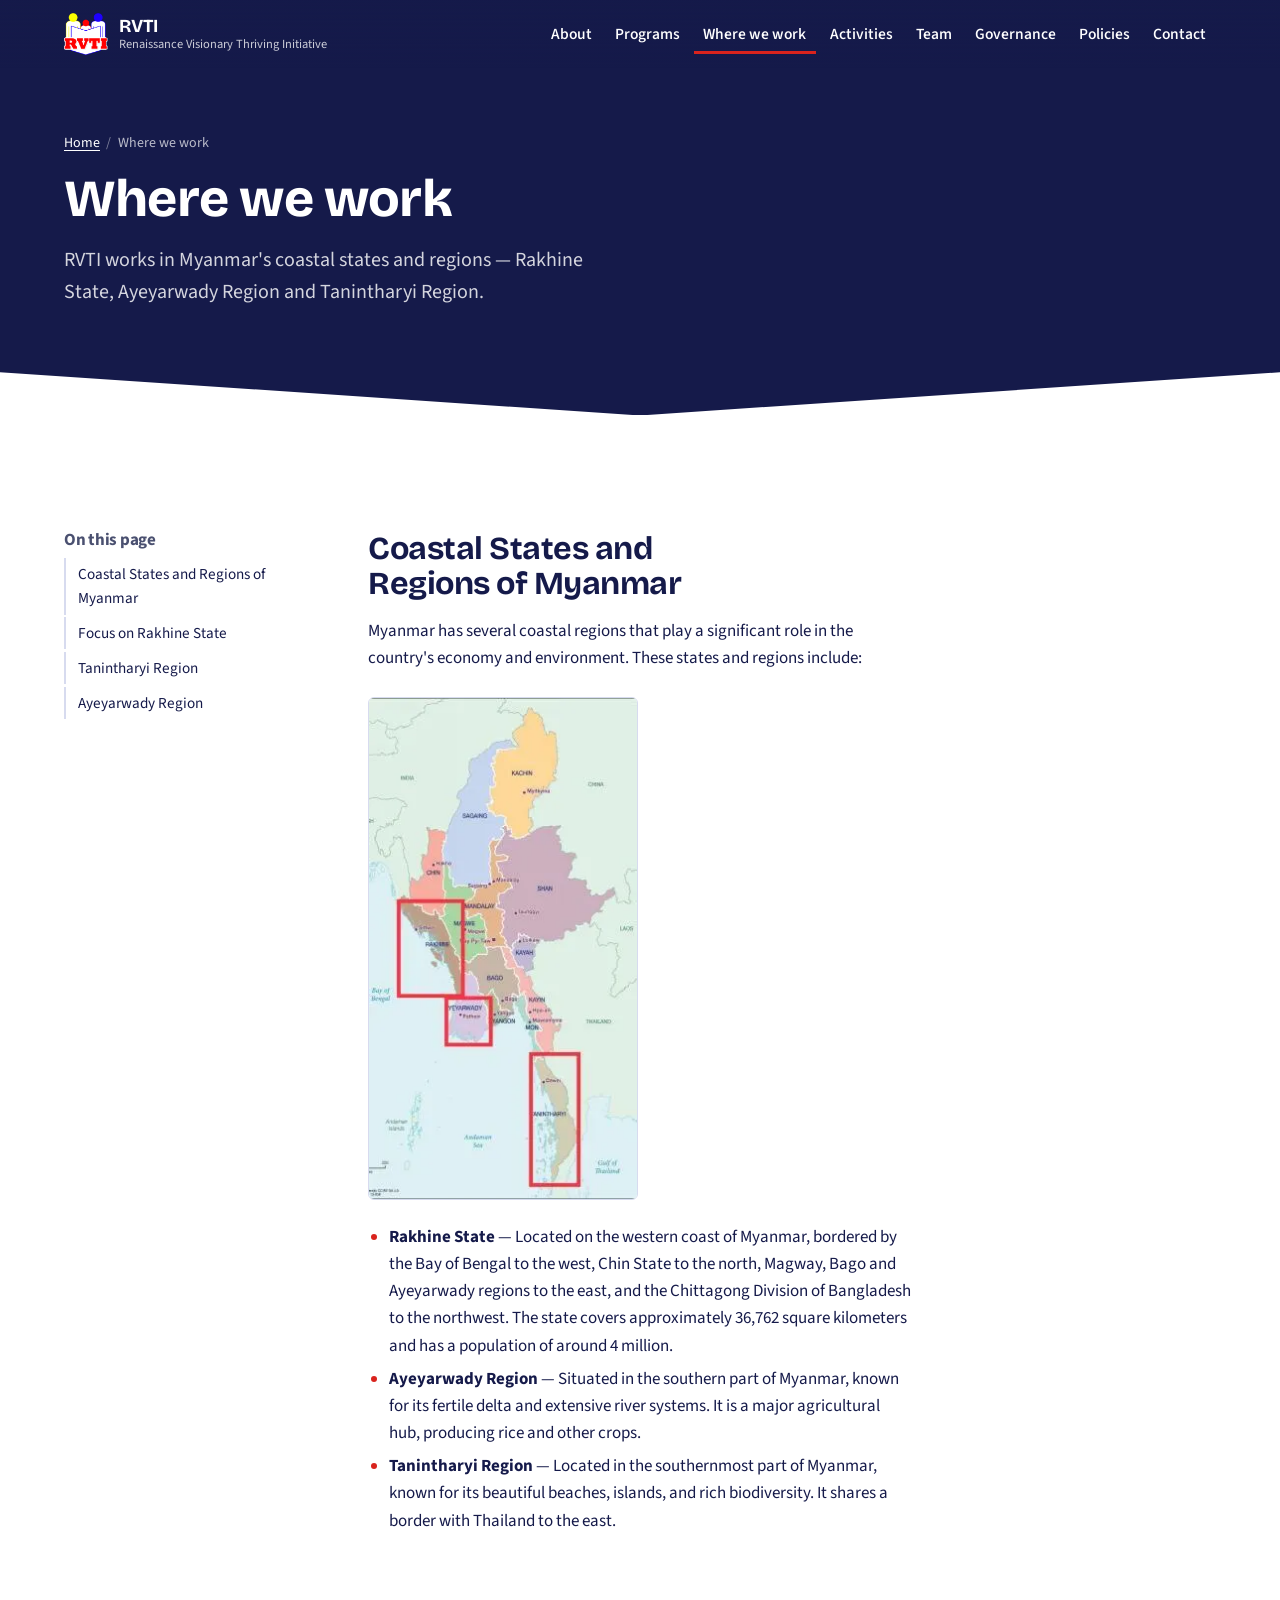
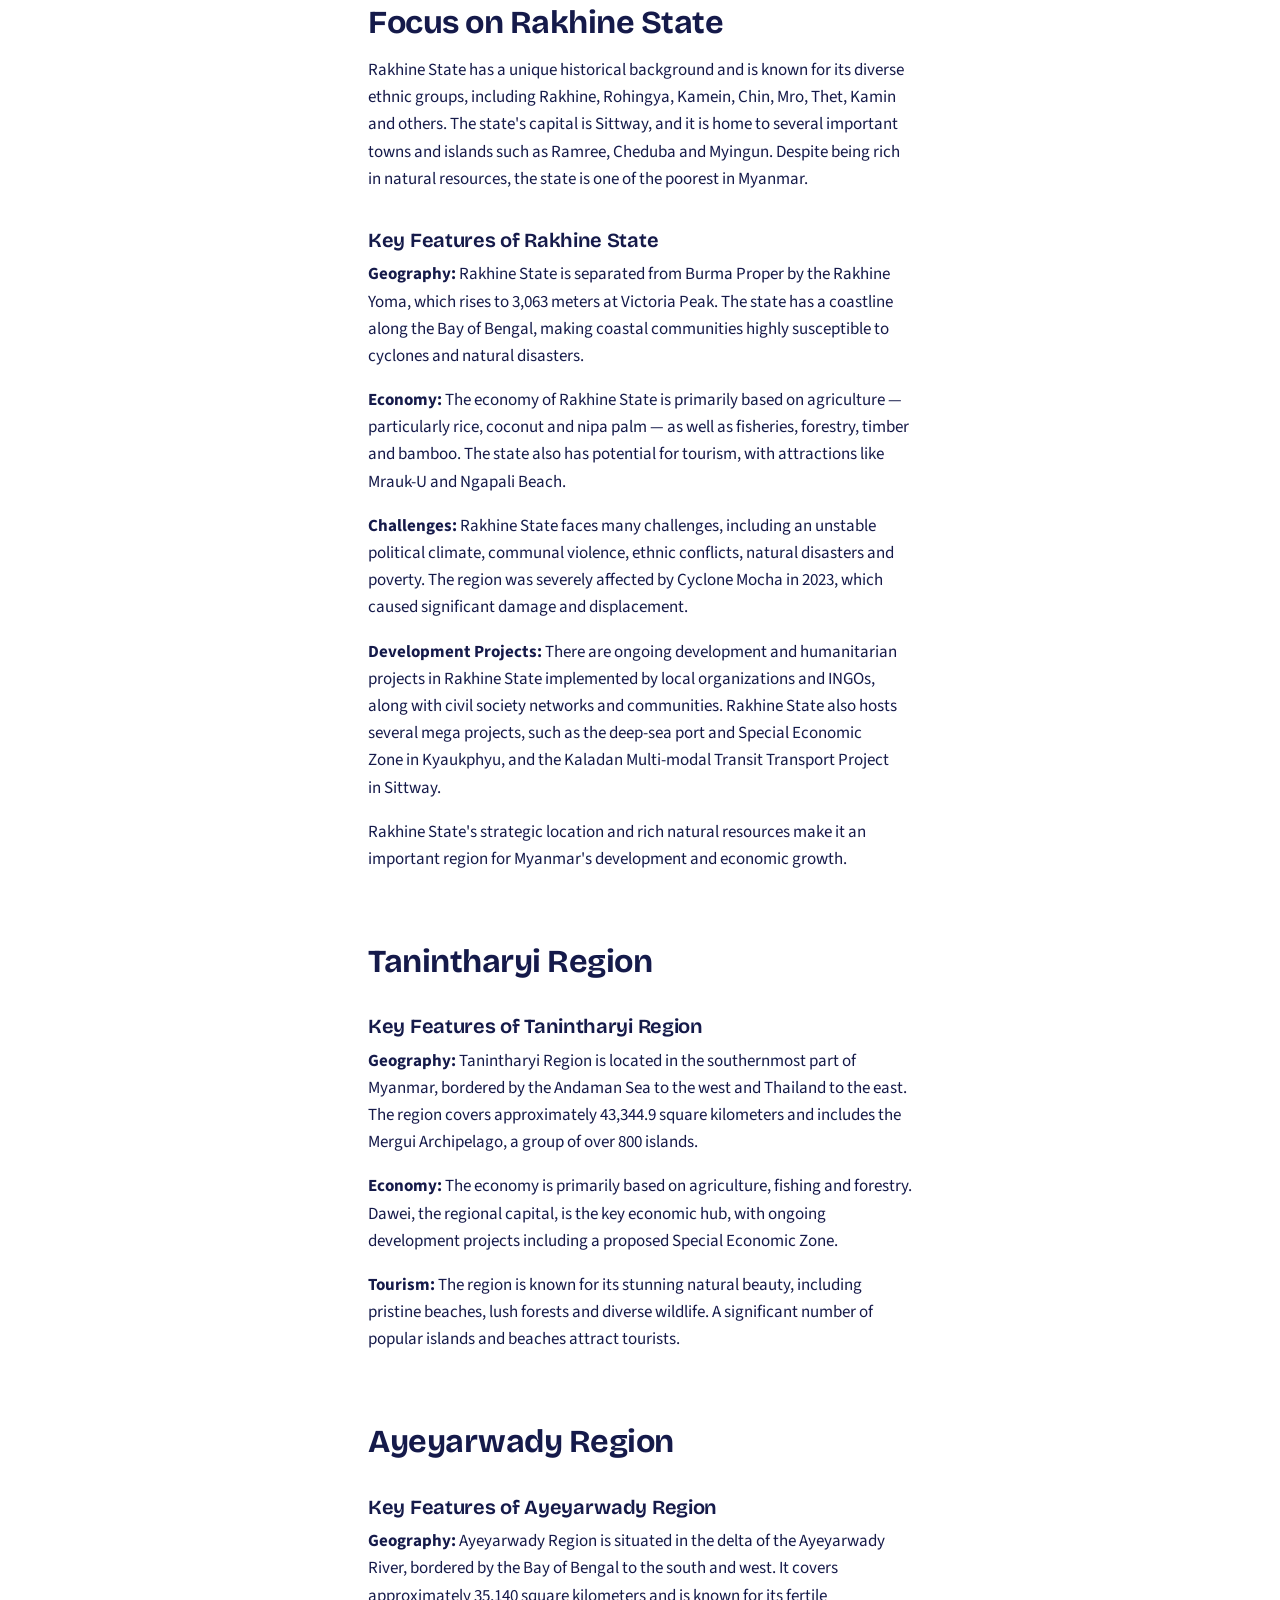
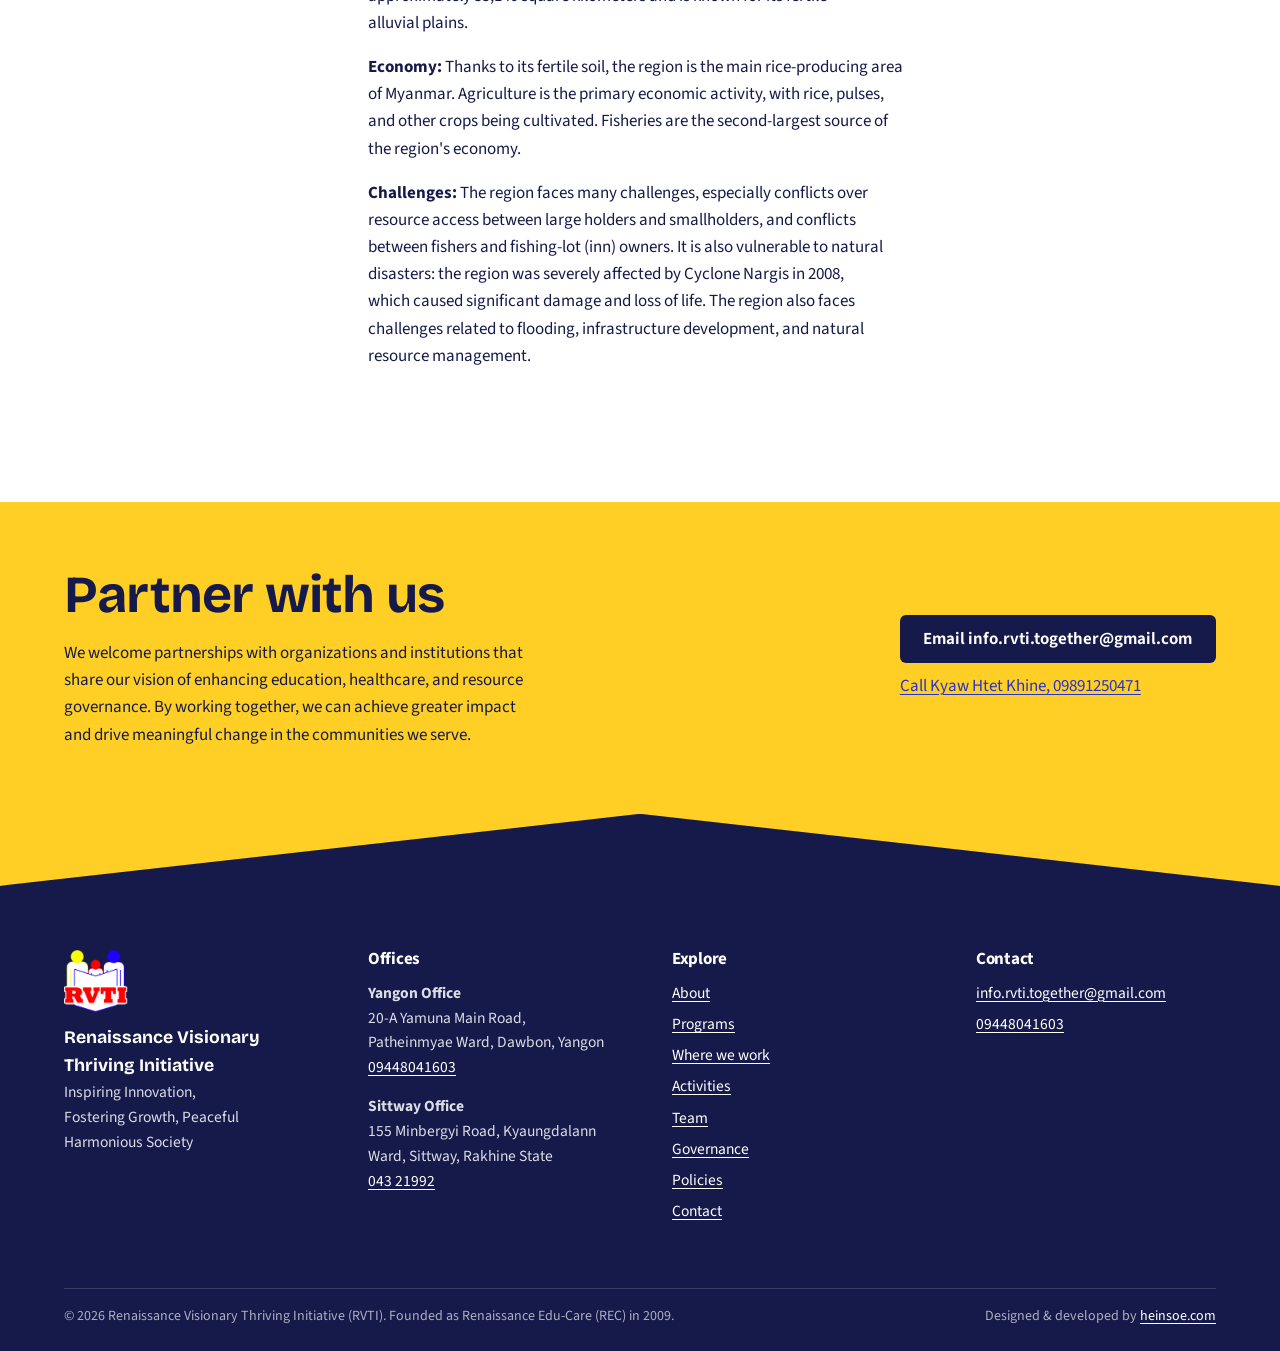
<file: where-we-work.html>
<!doctype html>
<html lang="en">
<head>
<meta charset="utf-8">
<meta name="viewport" content="width=device-width, initial-scale=1">
<title>Where We Work – Rakhine, Ayeyarwady and Tanintharyi | RVTI</title>
<meta name="description" content="RVTI works in Myanmar&#x27;s coastal states and regions: Rakhine State, Ayeyarwady Region and Tanintharyi Region. Geography, economy and challenges of each.">
<meta name="robots" content="index, follow, max-image-preview:large">
<link rel="canonical" href="https://rvti-mm.org/where-we-work.html">
<meta name="theme-color" content="#151a4a">
<meta property="og:type" content="website">
<meta property="og:site_name" content="Renaissance Visionary Thriving Initiative">
<meta property="og:locale" content="en_US">
<meta property="og:title" content="Where We Work – Rakhine, Ayeyarwady and Tanintharyi | RVTI">
<meta property="og:description" content="RVTI works in Myanmar&#x27;s coastal states and regions: Rakhine State, Ayeyarwady Region and Tanintharyi Region. Geography, economy and challenges of each.">
<meta property="og:url" content="https://rvti-mm.org/where-we-work.html">
<meta property="og:image" content="https://rvti-mm.org/images/og.jpg">
<meta property="og:image:width" content="1200">
<meta property="og:image:height" content="630">
<meta property="og:image:alt" content="Children and volunteers at an RVTI community event">
<meta name="twitter:card" content="summary_large_image">
<meta name="twitter:title" content="Where We Work – Rakhine, Ayeyarwady and Tanintharyi | RVTI">
<meta name="twitter:description" content="RVTI works in Myanmar&#x27;s coastal states and regions: Rakhine State, Ayeyarwady Region and Tanintharyi Region. Geography, economy and challenges of each.">
<meta name="twitter:image" content="https://rvti-mm.org/images/og.jpg">
<link rel="icon" href="favicon.ico" sizes="48x48">
<link rel="icon" href="favicon-512.png" type="image/png">
<link rel="apple-touch-icon" href="apple-touch-icon.png">
<link rel="manifest" href="site.webmanifest">
<link rel="preload" href="fonts/bricolage-grotesque-latin-wght-normal.woff2" as="font" type="font/woff2" crossorigin>
<link rel="preload" href="fonts/source-sans-3-latin-wght-normal.woff2" as="font" type="font/woff2" crossorigin>
<link rel="stylesheet" href="css/style.css">
<script type="application/ld+json">{"@context": "https://schema.org", "@graph": [{"@type": "NGO", "@id": "https://rvti-mm.org/#organization", "name": "Renaissance Visionary Thriving Initiative", "alternateName": ["RVTI", "Renaissance Edu-Care (REC)"], "url": "https://rvti-mm.org/", "logo": "https://rvti-mm.org/images/logo.png", "image": "https://rvti-mm.org/images/og.jpg", "description": "Renaissance Visionary Thriving Initiative (RVTI) aims to uplift communities in coastal states and regions in Myanmar through comprehensive programs that enhance educational opportunities, improve public health, and promote sustainable resource governance. We strive to foster self-reliance, resilience, and prosperity among individuals and families.", "slogan": "Inspiring Innovation, Fostering Growth, Peaceful Harmonious Society", "foundingDate": "2009", "foundingLocation": {"@type": "Place", "name": "Sittway, Rakhine State, Myanmar"}, "email": "info.rvti.together@gmail.com", "telephone": "+959448041603", "nonprofitStatus": "Nonprofit", "knowsAbout": ["Education", "Resource Governance", "Health Care"], "address": {"@type": "PostalAddress", "streetAddress": "20-A Yamuna Main Road, Patheinmyae Ward", "addressLocality": "Dawbon Township", "addressRegion": "Yangon", "addressCountry": "MM"}, "areaServed": [{"@type": "AdministrativeArea", "name": "Rakhine State, Myanmar"}, {"@type": "AdministrativeArea", "name": "Ayeyarwady Region, Myanmar"}, {"@type": "AdministrativeArea", "name": "Tanintharyi Region, Myanmar"}], "location": [{"@type": "Place", "name": "RVTI Yangon Office", "telephone": "+959448041603", "address": {"@type": "PostalAddress", "streetAddress": "20-A Yamuna Main Road, Patheinmyae Ward, Dawbon, Yangon", "addressCountry": "MM"}}, {"@type": "Place", "name": "RVTI Sittway Office", "telephone": "+954321992", "address": {"@type": "PostalAddress", "streetAddress": "155 Minbergyi Road, Kyaungdalann Ward, Sittway, Rakhine State", "addressCountry": "MM"}}], "contactPoint": {"@type": "ContactPoint", "contactType": "community outreach", "name": "Kyaw Htet Khine", "telephone": "+959891250471", "email": "info.rvti.together@gmail.com", "availableLanguage": ["English", "Burmese"]}}, {"@type": "BreadcrumbList", "itemListElement": [{"@type": "ListItem", "position": 1, "name": "Home", "item": "https://rvti-mm.org/"}, {"@type": "ListItem", "position": 2, "name": "Where we work", "item": "https://rvti-mm.org/where-we-work.html"}]}]}</script>
</head>
<body>
<a class="skip" href="#main">Skip to content</a>
<header class="site-header">
  <div class="wrap">
    <a class="brand" href="index.html" aria-label="Renaissance Visionary Thriving Initiative home">
      <img src="images/logo-160.png" alt="" width="160" height="155">
      <span class="brand-name"><strong>RVTI</strong><span>Renaissance Visionary Thriving Initiative</span></span>
    </a>
    <nav class="nav-desktop" aria-label="Main"><ul><li><a href="about.html">About</a></li><li><a href="programs.html">Programs</a></li><li><a href="where-we-work.html" aria-current="page">Where we work</a></li><li><a href="activities.html">Activities</a></li><li><a href="team.html">Team</a></li><li><a href="governance.html">Governance</a></li><li><a href="policies.html">Policies</a></li><li><a href="contact.html">Contact</a></li></ul></nav>
    <details class="nav-mobile">
      <summary aria-label="Open menu">Menu</summary>
      <nav aria-label="Main (mobile)"><ul><li><a href="about.html">About</a></li><li><a href="programs.html">Programs</a></li><li><a href="where-we-work.html" aria-current="page">Where we work</a></li><li><a href="activities.html">Activities</a></li><li><a href="team.html">Team</a></li><li><a href="governance.html">Governance</a></li><li><a href="policies.html">Policies</a></li><li><a href="contact.html">Contact</a></li></ul></nav>
    </details>
  </div>
</header>
<script>{const h=document.querySelector(".site-header"),t=()=>h.classList.toggle("scrolled",scrollY>=16);t();addEventListener("scroll",t,{passive:true})}</script>
<main id="main">
<div class="page-head">
  <div class="wrap">
    <nav class="crumbs" aria-label="Breadcrumb"><ol><li><a href="index.html">Home</a></li><li aria-current="page">Where we work</li></ol></nav>
    <h1>Where we work</h1>
    <p>RVTI works in Myanmar&#x27;s coastal states and regions — Rakhine State, Ayeyarwady Region and Tanintharyi Region.</p>
  </div>
</div>
<section class="section"><div class="wrap with-toc"><nav class="toc" aria-labelledby="toc-title"><h2 id="toc-title">On this page</h2><ol><li><a href="#coastal-states-and-regions-of-myanmar">Coastal States and Regions of Myanmar</a></li><li><a href="#focus-on-rakhine-state">Focus on Rakhine State</a></li><li><a href="#tanintharyi-region">Tanintharyi Region</a></li><li><a href="#ayeyarwady-region">Ayeyarwady Region</a></li></ol></nav><div class="prose"><h2 id="coastal-states-and-regions-of-myanmar">Coastal States and Regions of Myanmar</h2>
<p>Myanmar has several coastal regions that play a significant role in the country&#x27;s economy and environment. These states and regions include:</p>
<img src="images/regions/coastal-map.webp" alt="Coastal states and regions of Myanmar" width="270" height="505" loading="lazy" decoding="async">
<ul>
<li><strong>Rakhine State</strong> — Located on the western coast of Myanmar, bordered by the Bay of Bengal to the west, Chin State to the north, Magway, Bago and Ayeyarwady regions to the east, and the Chittagong Division of Bangladesh to the northwest. The state covers approximately 36,762 square kilometers and has a population of around 4 million.</li>
<li><strong>Ayeyarwady Region</strong> — Situated in the southern part of Myanmar, known for its fertile delta and extensive river systems. It is a major agricultural hub, producing rice and other crops.</li>
<li><strong>Tanintharyi Region</strong> — Located in the southernmost part of Myanmar, known for its beautiful beaches, islands, and rich biodiversity. It shares a border with Thailand to the east.</li>
</ul>
<h2 id="focus-on-rakhine-state">Focus on Rakhine State</h2>
<p>Rakhine State has a unique historical background and is known for its diverse ethnic groups, including Rakhine, Rohingya, Kamein, Chin, Mro, Thet, Kamin and others. The state&#x27;s capital is Sittway, and it is home to several important towns and islands such as Ramree, Cheduba and Myingun. Despite being rich in natural resources, the state is one of the poorest in Myanmar.</p>
<h3 id="key-features-of-rakhine-state">Key Features of Rakhine State</h3>
<p><strong>Geography:</strong> Rakhine State is separated from Burma Proper by the Rakhine Yoma, which rises to 3,063 meters at Victoria Peak. The state has a coastline along the Bay of Bengal, making coastal communities highly susceptible to cyclones and natural disasters.</p>
<p><strong>Economy:</strong> The economy of Rakhine State is primarily based on agriculture — particularly rice, coconut and nipa palm — as well as fisheries, forestry, timber and bamboo. The state also has potential for tourism, with attractions like Mrauk-U and Ngapali Beach.</p>
<p><strong>Challenges:</strong> Rakhine State faces many challenges, including an unstable political climate, communal violence, ethnic conflicts, natural disasters and poverty. The region was severely affected by Cyclone Mocha in 2023, which caused significant damage and displacement.</p>
<p><strong>Development Projects:</strong> There are ongoing development and humanitarian projects in Rakhine State implemented by local organizations and INGOs, along with civil society networks and communities. Rakhine State also hosts several mega projects, such as the deep-sea port and Special Economic Zone in Kyaukphyu, and the Kaladan Multi-modal Transit Transport Project in Sittway.</p>
<p>Rakhine State&#x27;s strategic location and rich natural resources make it an important region for Myanmar&#x27;s development and economic growth.</p>
<h2 id="tanintharyi-region">Tanintharyi Region</h2>
<h3 id="key-features-of-tanintharyi-region">Key Features of Tanintharyi Region</h3>
<p><strong>Geography:</strong> Tanintharyi Region is located in the southernmost part of Myanmar, bordered by the Andaman Sea to the west and Thailand to the east. The region covers approximately 43,344.9 square kilometers and includes the Mergui Archipelago, a group of over 800 islands.</p>
<p><strong>Economy:</strong> The economy is primarily based on agriculture, fishing and forestry. Dawei, the regional capital, is the key economic hub, with ongoing development projects including a proposed Special Economic Zone.</p>
<p><strong>Tourism:</strong> The region is known for its stunning natural beauty, including pristine beaches, lush forests and diverse wildlife. A significant number of popular islands and beaches attract tourists.</p>
<h2 id="ayeyarwady-region">Ayeyarwady Region</h2>
<h3 id="key-features-of-ayeyarwady-region">Key Features of Ayeyarwady Region</h3>
<p><strong>Geography:</strong> Ayeyarwady Region is situated in the delta of the Ayeyarwady River, bordered by the Bay of Bengal to the south and west. It covers approximately 35,140 square kilometers and is known for its fertile alluvial plains.</p>
<p><strong>Economy:</strong> Thanks to its fertile soil, the region is the main rice-producing area of Myanmar. Agriculture is the primary economic activity, with rice, pulses, and other crops being cultivated. Fisheries are the second-largest source of the region&#x27;s economy.</p>
<p><strong>Challenges:</strong> The region faces many challenges, especially conflicts over resource access between large holders and smallholders, and conflicts between fishers and fishing-lot (inn) owners. It is also vulnerable to natural disasters: the region was severely affected by Cyclone Nargis in 2008, which caused significant damage and loss of life. The region also faces challenges related to flooding, infrastructure development, and natural resource management.</p></div></div></section>
<section class="partner" aria-labelledby="partner-title">
  <div class="wrap">
    <div>
      <h2 id="partner-title">Partner with us</h2>
      <p>We welcome partnerships with organizations and institutions that share our vision of enhancing education, healthcare, and resource governance. By working together, we can achieve greater impact and drive meaningful change in the communities we serve.</p>
    </div>
    <div class="partner-links">
      <a class="btn btn-primary" href="mailto:info.rvti.together@gmail.com">Email info.rvti.together@gmail.com</a>
      <a href="tel:+959891250471">Call Kyaw Htet Khine, 09891250471</a>
    </div>
  </div>
</section>
</main>
<footer class="site-footer">
  <div class="wrap">
    <div class="footer-grid">
      <div class="footer-brand">
        <img src="images/logo-160.png" alt="RVTI logo" width="160" height="155" loading="lazy">
        <strong>Renaissance Visionary Thriving Initiative</strong>
        <p>Inspiring Innovation, Fostering Growth, Peaceful Harmonious Society</p>
      </div>
      <div><h2>Offices</h2><address><strong>Yangon Office</strong><br>20-A Yamuna Main Road, Patheinmyae Ward, Dawbon, Yangon<br><a href="tel:+959448041603">09448041603</a></address><address><strong>Sittway Office</strong><br>155 Minbergyi Road, Kyaungdalann Ward, Sittway, Rakhine State<br><a href="tel:+954321992">043 21992</a></address></div>
      <div><h2>Explore</h2><ul><li><a href="about.html">About</a></li><li><a href="programs.html">Programs</a></li><li><a href="where-we-work.html">Where we work</a></li><li><a href="activities.html">Activities</a></li><li><a href="team.html">Team</a></li><li><a href="governance.html">Governance</a></li><li><a href="policies.html">Policies</a></li><li><a href="contact.html">Contact</a></li></ul></div>
      <div><h2>Contact</h2><ul>
        <li><a href="mailto:info.rvti.together@gmail.com">info.rvti.together@gmail.com</a></li>
        <li><a href="tel:+959448041603">09448041603</a></li>
      </ul></div>
    </div>
    <div class="footer-bottom">
      <p>© 2026 Renaissance Visionary Thriving Initiative (RVTI). Founded as Renaissance Edu-Care (REC) in 2009.</p>
      <p>Designed &amp; developed by <a href="https://www.heinsoe.com" rel="noopener">heinsoe.com</a></p>
    </div>
  </div>
</footer>
</body>
</html>
</file>
<file: css/style.css>
/* ---------- Fonts (self-hosted) ---------- */
@font-face {
  font-family: "Bricolage Grotesque";
  src: url("../fonts/bricolage-grotesque-latin-wght-normal.woff2") format("woff2");
  font-weight: 200 800;
  font-display: swap;
}
@font-face {
  font-family: "Source Sans 3";
  src: url("../fonts/source-sans-3-latin-wght-normal.woff2") format("woff2");
  font-weight: 200 900;
  font-display: swap;
}
@font-face {
  font-family: "Noto Sans Myanmar";
  src: url("../fonts/noto-sans-myanmar-myanmar-400-normal.woff2") format("woff2");
  font-weight: 400;
  font-display: swap;
}
@font-face {
  font-family: "Noto Sans Myanmar";
  src: url("../fonts/noto-sans-myanmar-myanmar-700-normal.woff2") format("woff2");
  font-weight: 700;
  font-display: swap;
}

/* ---------- Tokens ---------- */
:root {
  /* Logo colours: three figures = three sectors */
  --red: #d9231d;      /* child figure  · education */
  --yellow: #ffcf26;   /* left figure   · health */
  --blue: #2633c9;     /* right figure  · resources */
  --ink: #151a4a;
  --muted: #4a5070;
  --mist: #f0f2fb;
  --line: #d7dbef;
  --paper: #ffffff;

  --font-display: "Bricolage Grotesque", "Noto Sans Myanmar", system-ui, sans-serif;
  --font-body: "Source Sans 3", "Noto Sans Myanmar", system-ui, sans-serif;
  --font-my: "Noto Sans Myanmar", "Myanmar Text", "Padauk", sans-serif;

  --step--1: 0.875rem;
  --step-0: 1.0625rem;
  --step-1: 1.25rem;
  --step-2: 1.5625rem;
  --step-3: 2rem;
  --step-4: clamp(2.25rem, 4.5vw, 3.25rem);
  --step-5: clamp(2.5rem, 6vw, 4.5rem);

  --space-s: 1rem;
  --space-m: 1.5rem;
  --space-l: clamp(2.5rem, 5vw, 4rem);
  --space-xl: clamp(4rem, 9vw, 7.5rem);

  --wrap: 72rem;
  --measure: 68ch;
  --radius: 6px;
  --fold: clamp(28px, 6vw, 72px); /* depth of the open-book chevron */
  --header-h: 4.25rem; /* fixed header height; first section pads by this */
}

/* ---------- Base ---------- */
*, *::before, *::after { box-sizing: border-box; }
html { -webkit-text-size-adjust: 100%; scroll-behavior: smooth; scroll-padding-top: calc(var(--header-h) + 1rem); }
@media (prefers-reduced-motion: reduce) { html { scroll-behavior: auto; } }
body {
  margin: 0;
  font-family: var(--font-body);
  font-size: var(--step-0);
  line-height: 1.6;
  color: var(--ink);
  background: var(--paper);
  text-rendering: optimizeLegibility;
}
/* any image given a fixed box (width/height/aspect-ratio) crops instead of stretching */
img { max-width: 100%; height: auto; display: block; object-fit: cover; }
a { color: var(--blue); text-underline-offset: 0.2em; text-decoration-thickness: 1px; }
a:hover { text-decoration-thickness: 2px; }
:focus-visible { outline: 3px solid var(--blue); outline-offset: 3px; border-radius: 2px; }
h1, h2, h3, h4 {
  font-family: var(--font-display);
  line-height: 1.12;
  letter-spacing: -0.015em;
  margin: 0 0 0.5em;
  text-wrap: balance;
}
h1 { font-size: var(--step-5); font-weight: 750; }
h2 { font-size: var(--step-4); font-weight: 700; }
h3 { font-size: var(--step-2); font-weight: 650; }
h4 { font-size: var(--step-1); font-weight: 650; }
p { margin: 0 0 1em; text-wrap: pretty; }
ul, ol { padding-left: 1.25em; margin: 0 0 1em; }
li + li { margin-top: 0.35em; }
[lang="my"] { font-family: var(--font-my); line-height: 1.9; letter-spacing: 0; }

.wrap { width: min(100% - 2.5rem, var(--wrap)); margin-inline: auto; }
.measure { max-width: var(--measure); }
.lead { font-size: var(--step-1); color: var(--muted); }
.visually-hidden {
  position: absolute; width: 1px; height: 1px; overflow: hidden;
  clip: rect(0 0 0 0); white-space: nowrap;
}
.skip {
  position: absolute; left: 1rem; top: -4rem; z-index: 50;
  background: var(--ink); color: #fff; padding: 0.6rem 1rem; border-radius: var(--radius);
}
.skip:focus { top: 1rem; }

/* ---------- Buttons ---------- */
.btn {
  display: inline-block;
  padding: 0.75rem 1.35rem;
  border-radius: var(--radius);
  font-weight: 650;
  text-decoration: none;
  border: 2px solid transparent;
  line-height: 1.2;
}
.btn-primary { background: var(--yellow); color: var(--ink); }
.btn-primary:hover { background: #ffdb5c; }
.btn-ghost { border-color: currentColor; color: inherit; }
.btn-ghost:hover { background: rgb(255 255 255 / 0.1); }

/* ---------- Header ---------- */
.site-header {
  position: fixed; top: 0; left: 0; right: 0; z-index: 30;
  background: rgb(255 255 255 / 0.96);
  backdrop-filter: saturate(1.4) blur(8px);
}
.site-header, .site-header .brand, .site-header .nav-desktop a, .site-header .brand-name span, .nav-mobile summary {
  transition: background-color 0.25s, color 0.25s;
}
@media (prefers-reduced-motion: reduce) { .site-header, .site-header * { transition: none !important; } }
/* default: header floats transparent over the dark hero / page head; JS adds .scrolled once the page moves */
.site-header:not(.scrolled):not(:has(.nav-mobile[open])) {
  background: linear-gradient(rgb(21 26 74 / 0.55), transparent);
  backdrop-filter: none;
}
.site-header:not(.scrolled):not(:has(.nav-mobile[open])) :is(.brand, .nav-desktop a, .nav-mobile summary) { color: #fff; }
.site-header:not(.scrolled):not(:has(.nav-mobile[open])) .brand-name span { color: rgb(255 255 255 / 0.78); }
.site-header:not(.scrolled):not(:has(.nav-mobile[open])) .nav-desktop a:hover { background: rgb(255 255 255 / 0.14); }
.site-header:not(.scrolled):not(:has(.nav-mobile[open])) .nav-mobile summary { border-color: rgb(255 255 255 / 0.5); }
.site-header .wrap { display: flex; align-items: center; justify-content: space-between; gap: 1rem; min-height: var(--header-h); }
.brand { display: flex; align-items: center; gap: 0.7rem; text-decoration: none; color: var(--ink); }
.brand img { width: 44px; height: auto; }
.brand-name { display: flex; flex-direction: column; line-height: 1.15; }
.brand-name strong { font-family: var(--font-display); font-size: 1.15rem; }
.brand-name span { font-size: 0.78rem; color: var(--muted); max-width: 17rem; }
.nav-desktop ul { display: flex; gap: 0.25rem; list-style: none; margin: 0; padding: 0; }
.nav-desktop li + li { margin: 0; }
.nav-desktop a, .nav-mobile a {
  display: block; padding: 0.45rem 0.6rem; border-radius: var(--radius);
  color: var(--ink); text-decoration: none; font-weight: 550; font-size: 0.97rem;
}
.nav-desktop a:hover, .nav-mobile a:hover { background: var(--mist); }
.nav-desktop a[aria-current="page"], .nav-mobile a[aria-current="page"] {
  box-shadow: inset 0 -3px 0 var(--red);
  border-radius: 0;
}
.nav-mobile { display: none; position: relative; }
.nav-mobile summary {
  list-style: none; cursor: pointer; display: flex; align-items: center; gap: 0.4rem;
  padding: 0.5rem 0.8rem; border: 1px solid var(--line); border-radius: var(--radius); font-weight: 600; color: var(--ink);
}
.nav-mobile summary::-webkit-details-marker { display: none; }
.nav-mobile ul {
  position: absolute; right: 0; top: calc(100% + 0.5rem); width: min(80vw, 18rem);
  list-style: none; margin: 0; padding: 0.5rem; background: var(--paper);
  border: 1px solid var(--line); border-radius: var(--radius);
  box-shadow: 0 12px 32px rgb(21 26 74 / 0.14);
}
.nav-mobile li + li { margin: 0; }
@media (max-width: 1060px) {
  .nav-desktop { display: none; }
  .nav-mobile { display: block; }
}
@media (max-width: 480px) { .brand-name span { display: none; } }

/* ---------- Hero (home) ---------- */
.hero {
  position: relative;
  isolation: isolate;
  color: #fff;
  min-height: min(88vh, 46rem);
  display: flex;
  align-items: flex-end;
  padding: calc(var(--space-xl) + var(--header-h)) 0 calc(var(--space-l) + var(--fold));
  /* bottom edge folds like the open book in the logo */
  clip-path: polygon(0 0, 100% 0, 100% calc(100% - var(--fold)), 50% 100%, 0 calc(100% - var(--fold)));
}
.hero > img {
  position: absolute; inset: 0; z-index: -2;
  width: 100%; height: 100%; object-position: center 35%;
}
.hero::before {
  content: ""; position: absolute; inset: 0; z-index: -1;
  background:
    linear-gradient(90deg, rgb(21 26 74 / 0.92) 0%, rgb(21 26 74 / 0.72) 45%, rgb(21 26 74 / 0.15) 100%),
    linear-gradient(0deg, rgb(21 26 74 / 0.55), transparent 50%);
}
.hero h1 { max-width: 16ch; margin-bottom: 0.35em; }
.hero-tagline { font-size: var(--step-1); color: rgb(255 255 255 / 0.85); max-width: 40ch; margin-bottom: 1.75rem; }
.hero-actions { display: flex; flex-wrap: wrap; gap: 0.75rem; }

/* ---------- Sections ---------- */
.section { padding-block: var(--space-xl); }
.section-tint { background: var(--mist); }
.section-head { display: flex; flex-wrap: wrap; align-items: end; justify-content: space-between; gap: 1rem; margin-bottom: var(--space-l); }
.section-head h2 { margin: 0; }
.section-head p { margin: 0; max-width: 46ch; color: var(--muted); }

.split { display: grid; gap: var(--space-l); grid-template-columns: 1fr; }
@media (min-width: 860px) { .split { grid-template-columns: 5fr 7fr; } }

.statement { font-family: var(--font-display); font-size: var(--step-2); line-height: 1.3; font-weight: 500; margin: 0 0 1.5rem; }
.vm dt { font-family: var(--font-display); font-weight: 700; font-size: var(--step-1); }
.vm dd { margin: 0.25rem 0 1.5rem; color: var(--muted); max-width: 60ch; }

/* ---------- Sectors (three figures) ---------- */
.sectors { display: grid; gap: var(--space-l) var(--space-m); grid-template-columns: repeat(auto-fit, minmax(17rem, 1fr)); }
.sector { display: flex; flex-direction: column; }
.sector img { aspect-ratio: 4 / 3; border-radius: var(--radius); margin-bottom: 1.1rem; }
.sector h3 { display: flex; align-items: center; gap: 0.6rem; }
.dot { width: 0.9em; height: 0.9em; border-radius: 50%; flex: none; background: var(--tone); }
.tone-red { --tone: var(--red); }
.tone-yellow { --tone: var(--yellow); }
.tone-blue { --tone: var(--blue); }
.sector ul { color: var(--muted); }
.sector .more { margin-top: auto; font-weight: 600; }

/* ---------- Region list ---------- */
.regions { display: grid; gap: var(--space-l); align-items: center; grid-template-columns: 1fr; }
@media (min-width: 760px) { .regions { grid-template-columns: minmax(0, 18rem) 1fr; } }
.regions figure { margin: 0; }
.regions img { border-radius: var(--radius); border: 1px solid var(--line); background: #fff; }
.region-list { list-style: none; padding: 0; margin: 0 0 1.5rem; }
.region-list li { padding: 1rem 0; border-top: 1px solid var(--line); margin: 0; }
.region-list h3 { margin-bottom: 0.2rem; font-size: var(--step-1); }
.region-list p { margin: 0; color: var(--muted); }

/* ---------- Photo grids ---------- */
.mosaic { display: grid; gap: 0.75rem; grid-template-columns: repeat(auto-fill, minmax(15rem, 1fr)); list-style: none; padding: 0; margin: 0; }
.mosaic li { margin: 0; }
.mosaic a { display: block; color: inherit; text-decoration: none; }
.mosaic figure { margin: 0; }
.mosaic img { aspect-ratio: 4 / 3; width: 100%; border-radius: var(--radius); }
.mosaic figcaption { font-weight: 600; margin-top: 0.5rem; line-height: 1.3; }
.mosaic a:hover figcaption { text-decoration: underline; }
.mosaic.wide { grid-template-columns: repeat(2, minmax(0, 1fr)); }
@media (min-width: 720px) { .mosaic.wide { grid-template-columns: repeat(3, minmax(0, 1fr)); } }
@media (min-width: 1080px) { .mosaic.wide { grid-template-columns: repeat(4, minmax(0, 1fr)); } }

/* ---------- People ---------- */
.people { display: grid; gap: var(--space-m); grid-template-columns: repeat(auto-fill, minmax(10rem, 1fr)); list-style: none; padding: 0; margin: 0 0 var(--space-m); }
.people li { margin: 0; }
.people img, .initials { aspect-ratio: 1; width: 100%; object-position: top; border-radius: 50%; }
.people strong { display: block; margin-top: 0.75rem; font-family: var(--font-display); }
.people span { color: var(--muted); font-size: var(--step--1); }
.initials {
  display: grid; place-items: center; background: var(--mist); color: var(--blue);
  font-family: var(--font-display); font-size: var(--step-3); font-weight: 700; border: 1px solid var(--line);
}

.team-grid {
  list-style: none; padding: 0; margin: 0;
  display: grid; gap: var(--space-l) var(--space-m); grid-auto-flow: dense;
  grid-template-columns: repeat(auto-fill, minmax(15rem, 1fr));
}
.member { margin: 0; display: grid; align-content: start; }
.member .photo { margin-bottom: 1rem; }
.member .photo img, .member .photo .initials { width: 100%; border-radius: var(--radius); aspect-ratio: 4/5; object-position: top; }
.member h2 { font-size: var(--step-2); margin-bottom: 0.1em; }
.member .role { color: var(--red); font-weight: 650; margin-bottom: 0.6rem; }
.member .note, .member .summary { color: var(--muted); font-size: 0.98rem; margin-bottom: 0.6rem; }
.bio-btn {
  font: inherit; font-weight: 600; color: var(--blue); background: none; border: 0; padding: 0;
  cursor: pointer; width: fit-content; text-decoration: underline; text-underline-offset: 0.2em;
}
.bio-btn:hover { text-decoration-thickness: 2px; }

/* ---------- Bio modal ---------- */
.bio-modal {
  width: min(46rem, 100% - 2rem); max-height: min(88vh, 52rem);
  padding: 0; border: 0; border-radius: var(--radius); color: var(--ink);
  box-shadow: 0 24px 64px rgb(21 26 74 / 0.3);
}
.bio-modal::backdrop { background: rgb(21 26 74 / 0.6); }
.bio-modal header {
  position: sticky; top: 0; z-index: 1; display: flex; align-items: center; gap: var(--space-m);
  background: var(--mist); padding: var(--space-m); border-bottom: 1px solid var(--line);
}
.bio-modal header img { width: 5.5rem; aspect-ratio: 1; border-radius: 50%; object-position: top; flex: none; }
.bio-modal h2 { font-size: var(--step-2); margin: 0; }
.bio-modal .role { color: var(--red); font-weight: 650; margin: 0.2rem 0 0; }
.bio-modal .close {
  margin-left: auto; align-self: start; flex: none; width: 2.5rem; height: 2.5rem;
  border: 1px solid var(--line); border-radius: 50%; background: var(--paper);
  font-size: 1.4rem; line-height: 1; color: var(--ink); cursor: pointer;
}
.bio-modal .close:hover { border-color: var(--ink); }
.bio-modal .bio { padding: var(--space-m); }
.bio-modal .bio p:last-child { margin-bottom: 0; }
body:has(dialog[open]) { overflow: hidden; }

/* ---------- Partner band ---------- */
.partner { background: var(--yellow); padding-block: var(--space-l); }
.partner .wrap { display: grid; gap: var(--space-m); align-items: center; }
@media (min-width: 860px) { .partner .wrap { grid-template-columns: 1fr auto; } }
.partner h2 { margin-bottom: 0.3em; }
.partner p { margin: 0; max-width: 58ch; }
.partner .btn-primary { background: var(--ink); color: #fff; }
.partner .btn-primary:hover { background: var(--blue); }
.partner-links { display: flex; flex-direction: column; gap: 0.6rem; }

/* ---------- Page header (inner pages) ---------- */
.page-head { background: var(--ink); color: #fff; padding: calc(var(--space-l) + var(--header-h)) 0 calc(var(--space-l) + var(--fold) * 0.6);
  clip-path: polygon(0 0, 100% 0, 100% calc(100% - var(--fold) * 0.6), 50% 100%, 0 calc(100% - var(--fold) * 0.6)); }
.page-head h1 { font-size: var(--step-4); margin-bottom: 0.3em; }
.page-head p { color: rgb(255 255 255 / 0.82); font-size: var(--step-1); max-width: 56ch; margin: 0; }
.crumbs ol { list-style: none; display: flex; flex-wrap: wrap; gap: 0.4rem; padding: 0; margin: 0 0 1rem; font-size: var(--step--1); }
.crumbs li { margin: 0; color: rgb(255 255 255 / 0.7); }
.crumbs li + li::before { content: "/"; margin-right: 0.4rem; color: rgb(255 255 255 / 0.45); }
.crumbs a { color: #fff; }

/* ---------- Prose (markdown) ---------- */
.prose { max-width: var(--measure); }
.prose h2 { font-size: var(--step-3); margin-top: 2.2em; }
.prose h2:first-child { margin-top: 0; }
.prose h3 { font-size: var(--step-1); margin-top: 1.8em; }
.prose img { border-radius: var(--radius); border: 1px solid var(--line); margin: 1.5rem 0; }
.prose li::marker { color: var(--red); }
.prose ol li::marker { font-weight: 700; color: var(--blue); }

.with-toc { display: grid; gap: var(--space-l); }
@media (min-width: 960px) {
  .with-toc { grid-template-columns: 15rem 1fr; }
  .toc { position: sticky; top: 6rem; align-self: start; max-height: calc(100vh - 7rem); overflow: auto; }
}
.toc h2 { font-size: var(--step-0); font-family: var(--font-body); font-weight: 700; color: var(--muted); }
.toc ol { list-style: none; padding: 0; margin: 0; font-size: 0.95rem; }
.toc li + li { margin-top: 0.15rem; }
.toc a { display: block; padding: 0.25rem 0 0.25rem 0.75rem; border-left: 2px solid var(--line); color: var(--ink); text-decoration: none; }
.toc a:hover { border-color: var(--red); }

/* ---------- Definition grids (values, objectives) ---------- */
.terms { display: grid; gap: 0 var(--space-l); grid-template-columns: repeat(auto-fill, minmax(18rem, 1fr)); margin: 0; }
.terms div { padding: 1.1rem 0; border-top: 2px solid var(--ink); }
.terms dt { font-family: var(--font-display); font-weight: 700; font-size: var(--step-1); margin-bottom: 0.3rem; }
.terms dd { margin: 0; color: var(--muted); }

/* ---------- Programs ---------- */
.program { display: grid; gap: var(--space-m); padding-block: var(--space-l); border-top: 1px solid var(--line); align-items: start; }
@media (min-width: 860px) { .program { grid-template-columns: 1fr 1fr; } .program:nth-of-type(even) img { order: 2; } }
.program img { border-radius: var(--radius); aspect-ratio: 4/3; width: 100%; }
.program h2 { display: flex; align-items: center; gap: 0.6rem; font-size: var(--step-3); }

/* ---------- Activities ---------- */
.activity { padding-block: var(--space-l); border-top: 1px solid var(--line); }
.activity:first-of-type { border-top: 0; padding-top: 0; }
.activity h2 { font-size: var(--step-3); max-width: 30ch; }
.activity ul:not(.mosaic) { max-width: var(--measure); color: var(--muted); }
.activity .mosaic { margin-top: 1.25rem; }

/* ---------- Org chart ---------- */
.orgchart { display: flex; flex-direction: column; align-items: center; gap: 0; margin: var(--space-m) 0 var(--space-l); }
.orgchart .node {
  background: var(--paper); border: 2px solid var(--ink); border-radius: var(--radius);
  padding: 0.7rem 1.2rem; font-family: var(--font-display); font-weight: 650; text-align: center;
}
.orgchart .node small { display: block; font-family: var(--font-body); font-weight: 400; color: var(--muted); }
.orgchart .top { border-color: var(--red); box-shadow: inset 0 -4px 0 var(--red); }
.orgchart .mid { border-color: var(--blue); box-shadow: inset 0 -4px 0 var(--blue); }
.orgchart .stem { width: 2px; height: 1.75rem; background: var(--ink); }
.orgchart .row { display: flex; flex-wrap: wrap; justify-content: center; gap: 1rem; padding-top: 1.75rem; border-top: 2px solid var(--ink); position: relative; }
.orgchart .row .node { box-shadow: inset 0 -4px 0 var(--yellow); }
@media (max-width: 620px) { .orgchart .row { flex-direction: column; border-top: 0; padding-top: 0; } }

.roles details { border-top: 1px solid var(--line); }
.roles details:last-child { border-bottom: 1px solid var(--line); }
.roles summary {
  cursor: pointer; padding: 1.1rem 0; font-family: var(--font-display); font-size: var(--step-1); font-weight: 650;
  list-style: none; display: flex; justify-content: space-between; gap: 1rem; align-items: center;
}
.roles summary::-webkit-details-marker { display: none; }
.roles summary::after { content: "+"; font-size: 1.5rem; line-height: 1; color: var(--blue); }
.roles details[open] summary::after { content: "−"; }
.roles .body { padding-bottom: 1.5rem; max-width: var(--measure); }
.roles h3 { font-size: var(--step-0); font-family: var(--font-body); font-weight: 700; margin: 1.25rem 0 0.4rem; }
.roles h4 { font-size: var(--step-0); font-family: var(--font-body); font-weight: 650; margin: 0.9rem 0 0.25rem; color: var(--blue); }

.positions { list-style: none; padding: 0; display: grid; gap: 0 var(--space-l); grid-template-columns: repeat(auto-fill, minmax(18rem, 1fr)); }
.positions li { margin: 0; padding: 0.9rem 0; border-top: 1px solid var(--line); }
.positions strong { display: block; font-family: var(--font-display); }
.positions span { color: var(--muted); }

/* ---------- Contact ---------- */
.contact-grid { display: grid; gap: var(--space-l); grid-template-columns: repeat(auto-fit, minmax(17rem, 1fr)); }
.office { padding-top: 1rem; border-top: 3px solid var(--tone, var(--ink)); }
.office h3 { font-size: var(--step-1); margin-bottom: 0.4rem; }
.office address { font-style: normal; margin-bottom: 0.5rem; color: var(--muted); }
.contact-list { list-style: none; padding: 0; margin: 0; }
.contact-list li { margin: 0; padding: 1rem 0; border-top: 1px solid var(--line); }
.contact-list strong { font-family: var(--font-display); }
.contact-list span { color: var(--muted); }
.focal { background: var(--mist); border-radius: var(--radius); padding: var(--space-m); }
.focal p { margin: 0.25rem 0; }

/* ---------- Footer ---------- */
.site-footer {
  background: var(--ink); color: rgb(255 255 255 / 0.85);
  padding: calc(var(--space-l) + var(--fold)) 0 var(--space-m);
  clip-path: polygon(0 var(--fold), 50% 0, 100% var(--fold), 100% 100%, 0 100%);
  margin-top: calc(var(--fold) * -1 + 1px);
  font-size: 0.97rem;
}
.site-footer a { color: #fff; }
.footer-grid { display: grid; gap: var(--space-l); grid-template-columns: repeat(auto-fit, minmax(14rem, 1fr)); margin-bottom: var(--space-l); }
.footer-brand img { width: 64px; margin-bottom: 0.75rem; }
.footer-brand strong { display: block; color: #fff; font-family: var(--font-display); font-size: 1.1rem; }
.site-footer h2 { font-size: var(--step-0); font-family: var(--font-body); font-weight: 700; color: #fff; margin-bottom: 0.75rem; }
.site-footer ul { list-style: none; padding: 0; margin: 0; }
.site-footer li + li { margin-top: 0.4rem; }
.site-footer address { font-style: normal; margin-bottom: 0.9rem; }
.footer-bottom {
  display: flex; flex-wrap: wrap; justify-content: space-between; gap: 0.5rem 1.5rem;
  border-top: 1px solid rgb(255 255 255 / 0.15); padding-top: var(--space-s); font-size: var(--step--1); color: rgb(255 255 255 / 0.65);
}
.footer-bottom p { margin: 0; }

/* main content that precedes the folded footer needs room for the fold */
main { padding-bottom: var(--fold); }
/* when the page ends with the yellow partner band, let the yellow run under the footer's fold */
main:has(> .partner:last-child) { padding-bottom: 0; }
main > .partner:last-child { padding-bottom: calc(var(--space-l) + var(--fold)); }
</file>
